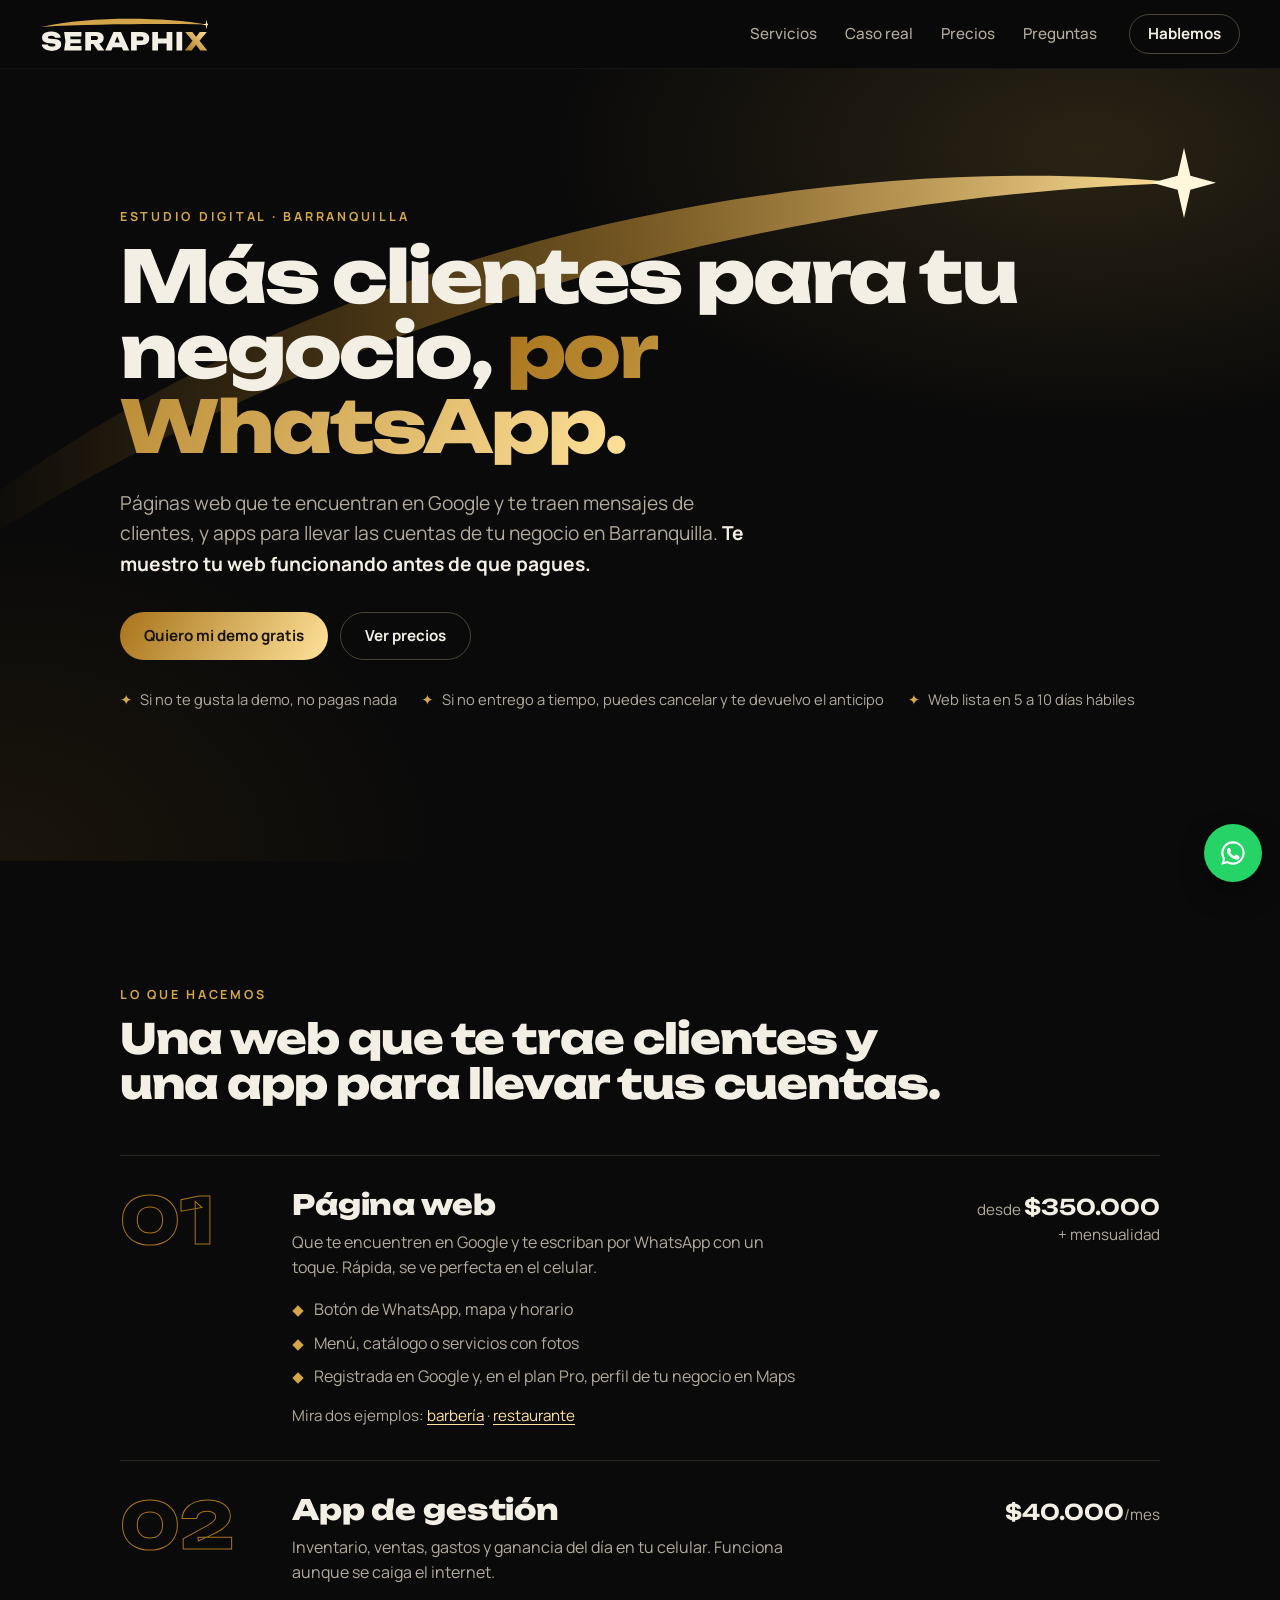
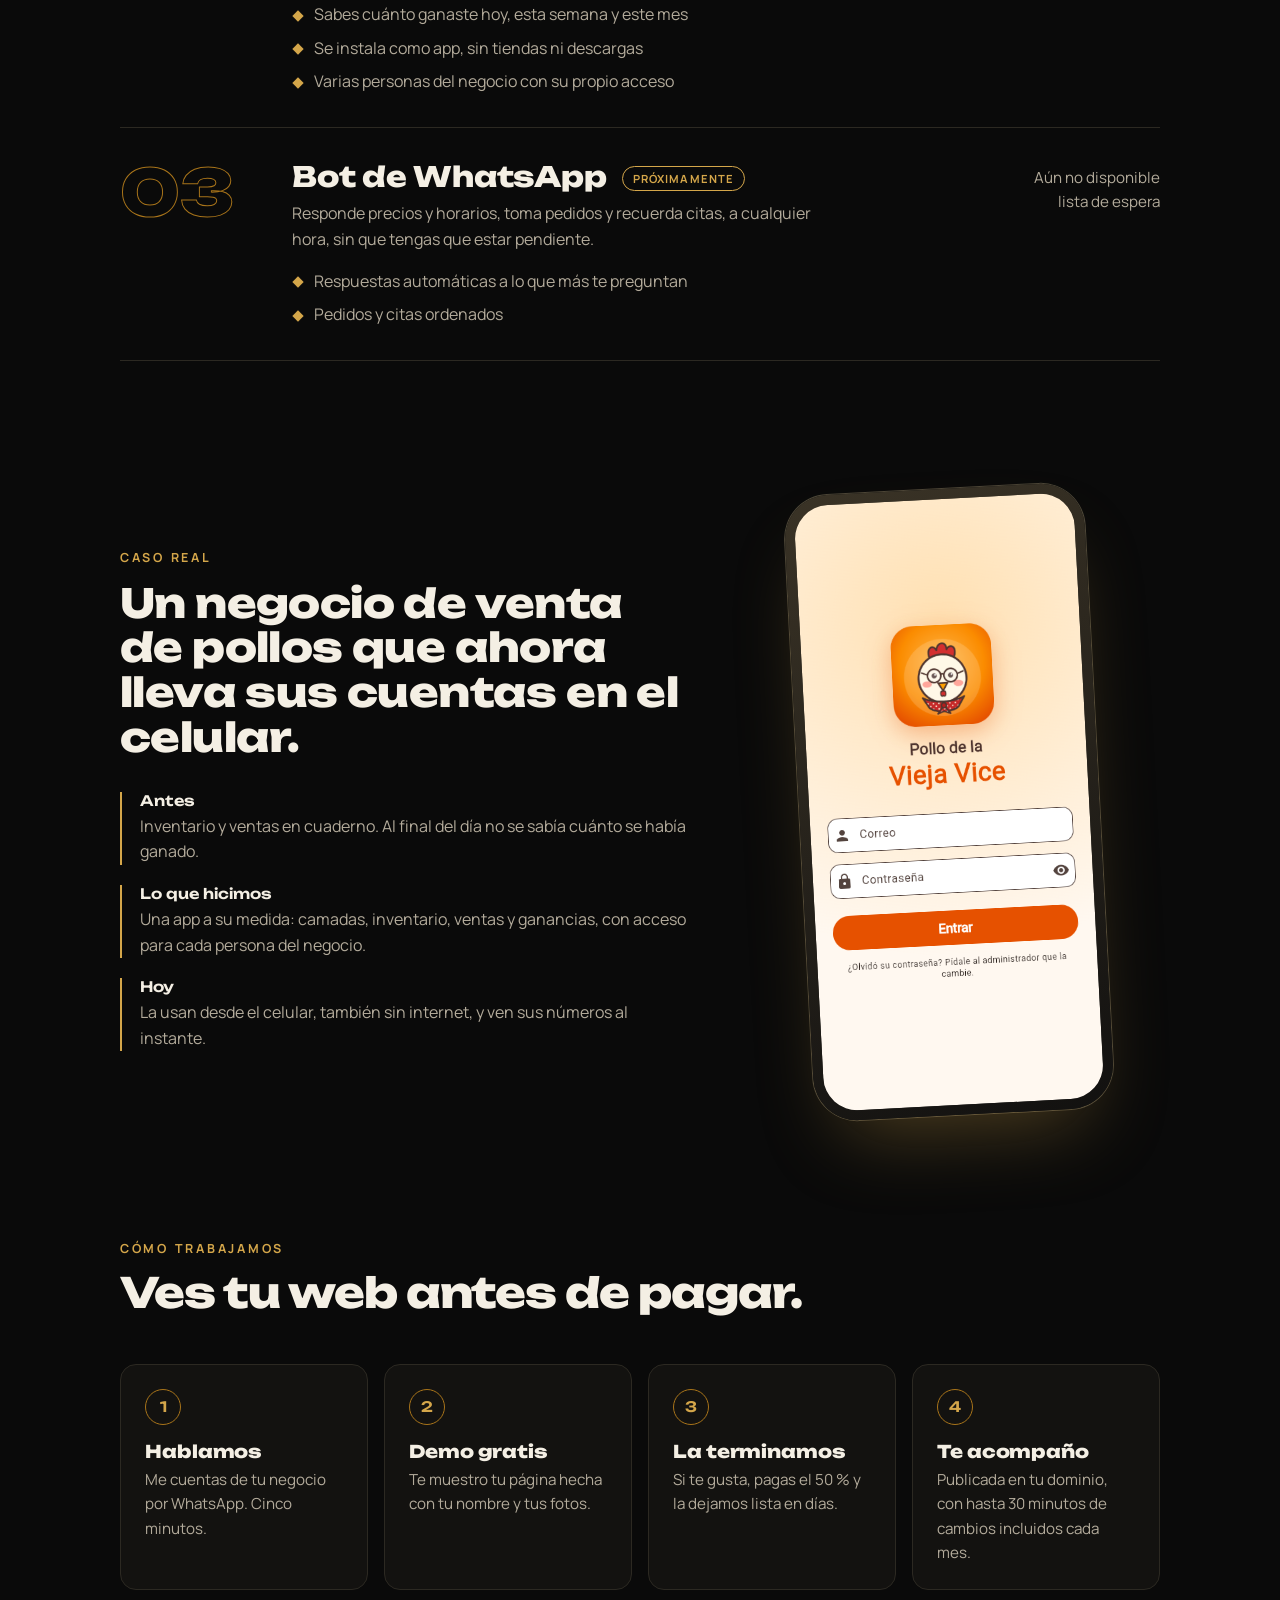
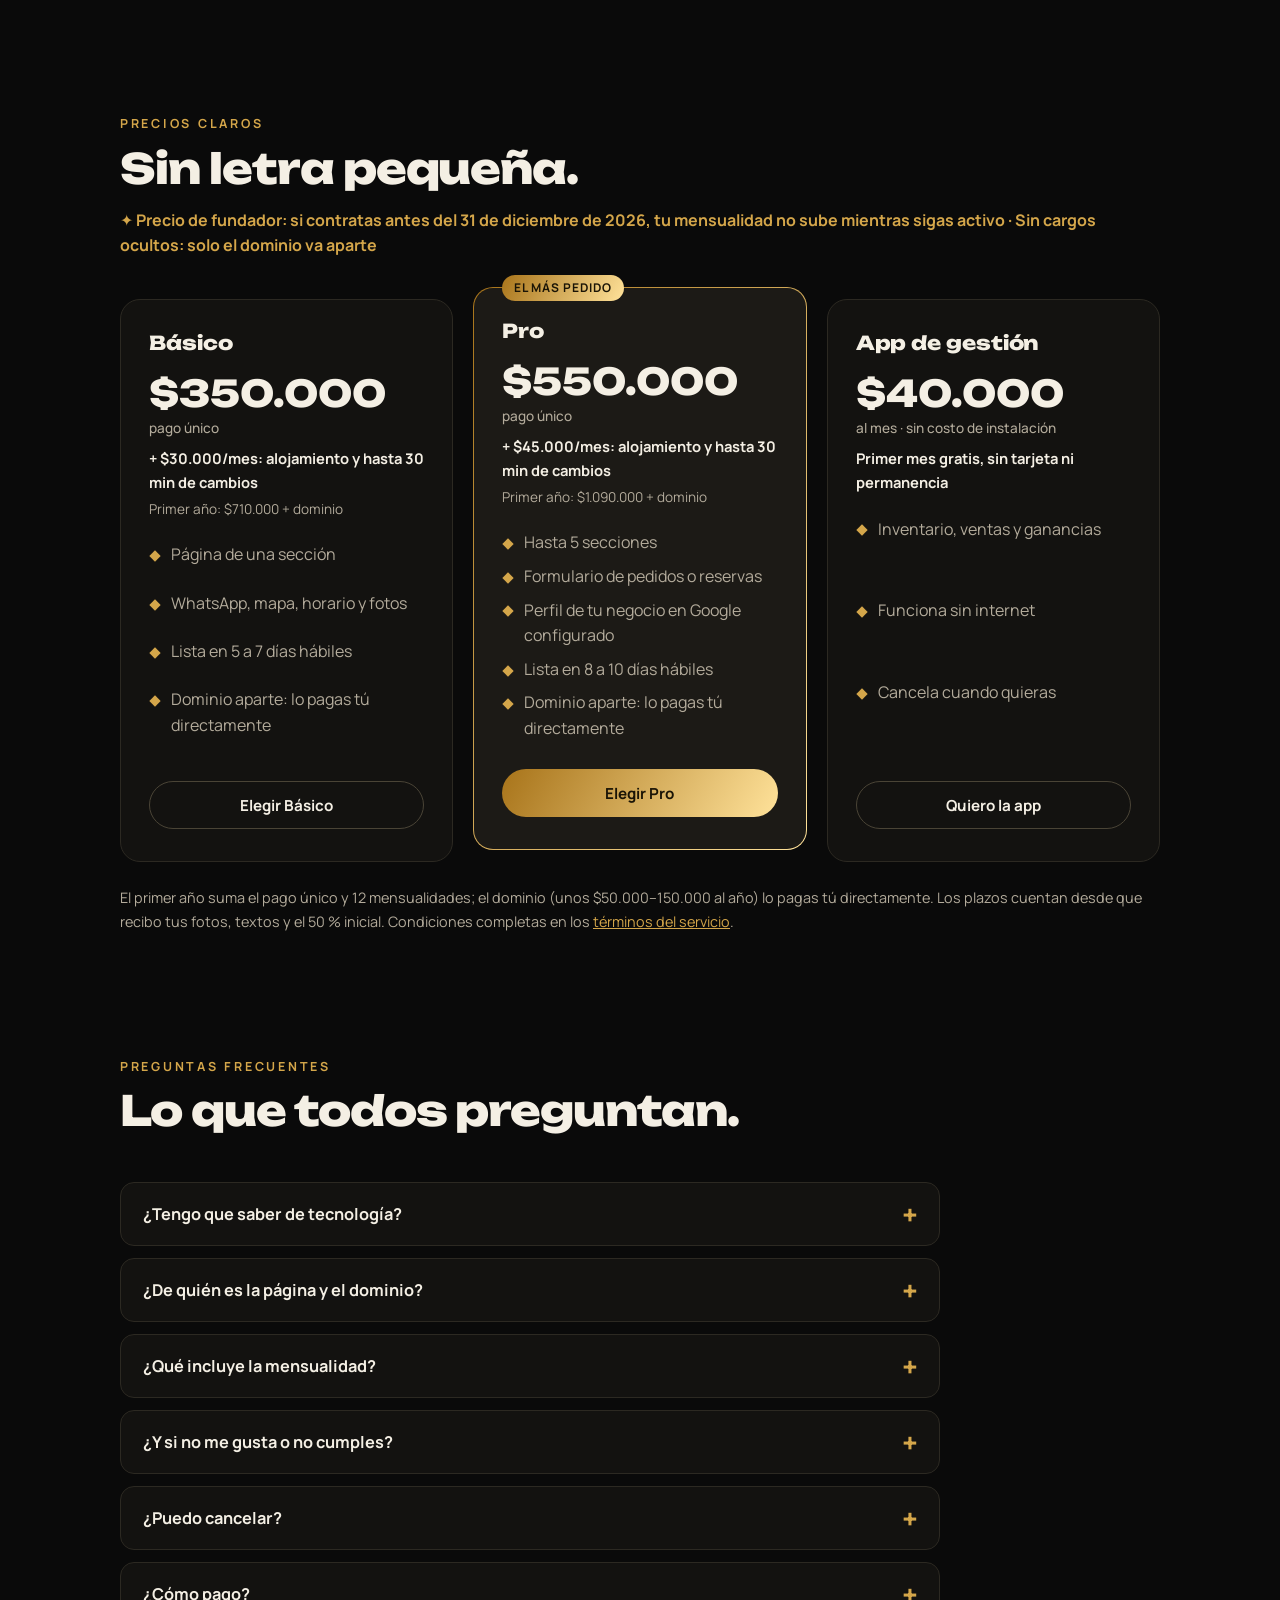
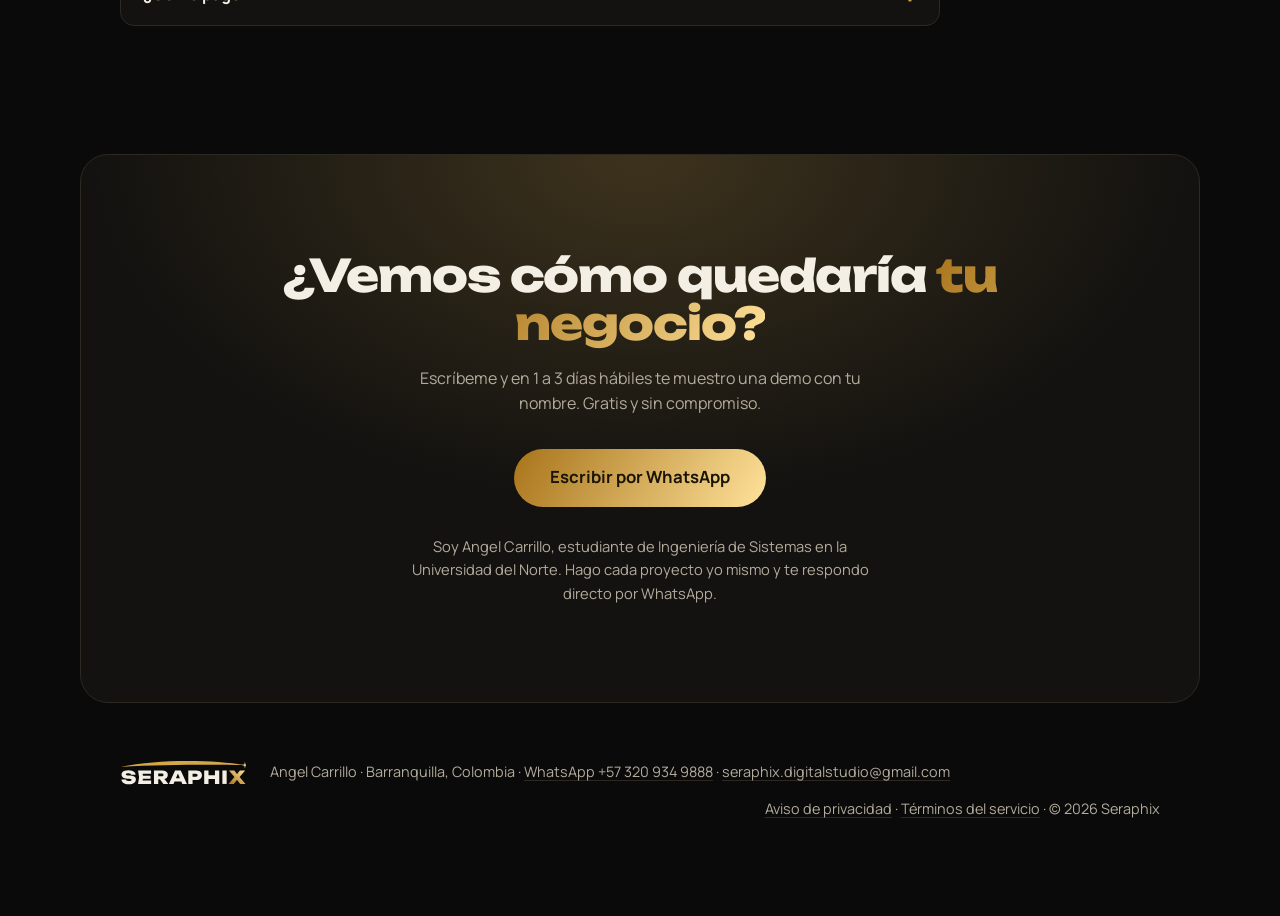
<file: index.html>
<!doctype html>
<html lang="es">
<head>
  <meta charset="utf-8">
  <meta name="viewport" content="width=device-width, initial-scale=1">
  <title>Seraphix · Webs, apps y bots para tu negocio en Barranquilla</title>
  <meta name="description" content="Páginas web, apps de gestión y bots de WhatsApp para negocios de Barranquilla. Tu web lista en días, con demo gratis antes de pagar.">
  <meta name="theme-color" content="#0a0a0a">
  <link rel="canonical" href="https://seraphix.pages.dev/">
  <meta property="og:type" content="website">
  <meta property="og:locale" content="es_CO">
  <meta property="og:site_name" content="Seraphix">
  <meta property="og:url" content="https://seraphix.pages.dev/">
  <meta property="og:title" content="Seraphix · Digital Studio">
  <meta property="og:description" content="Tu negocio, a la altura de los grandes. Webs, apps y bots hechos en Barranquilla.">
  <meta property="og:image" content="https://seraphix.pages.dev/assets/compartir.png">
  <meta property="og:image:width" content="1200">
  <meta property="og:image:height" content="630">
  <meta property="og:image:alt" content="Logo de Seraphix: Tu negocio, a la altura de los grandes">
  <meta name="twitter:card" content="summary_large_image">
  <link rel="icon" href="assets/favicon.svg" type="image/svg+xml">
  <link rel="apple-touch-icon" href="assets/apple-touch-icon.png">
  <link rel="preload" href="assets/fuentes/unbounded-1.woff2" as="font" type="font/woff2" crossorigin>
  <link rel="stylesheet" href="assets/fuentes.css">
  <link rel="stylesheet" href="estilos.css">
  <script type="application/ld+json">
  {
    "@context": "https://schema.org",
    "@type": "ProfessionalService",
    "@id": "https://seraphix.pages.dev/#negocio",
    "name": "Seraphix",
    "alternateName": "Seraphix Digital Studio",
    "description": "Páginas web, apps de gestión y bots de WhatsApp para negocios de Barranquilla, con demo gratis antes de pagar.",
    "url": "https://seraphix.pages.dev/",
    "logo": "https://seraphix.pages.dev/assets/apple-touch-icon.png",
    "image": "https://seraphix.pages.dev/assets/compartir.png",
    "telephone": "+57 320 934 9888",
    "email": "seraphix.digitalstudio@gmail.com",
    "priceRange": "$$",
    "currenciesAccepted": "COP",
    "paymentAccepted": "Transferencia bancaria, Nequi",
    "address": {
      "@type": "PostalAddress",
      "addressLocality": "Barranquilla",
      "addressRegion": "Atlántico",
      "addressCountry": "CO"
    },
    "areaServed": { "@type": "City", "name": "Barranquilla" },
    "founder": { "@type": "Person", "name": "Angel Carrillo" },
    "contactPoint": {
      "@type": "ContactPoint",
      "telephone": "+57 320 934 9888",
      "contactType": "customer service",
      "availableLanguage": "es"
    },
    "hasOfferCatalog": {
      "@type": "OfferCatalog",
      "name": "Planes",
      "itemListElement": [
        { "@type": "Offer", "name": "Página web Básica", "price": "350000", "priceCurrency": "COP" },
        { "@type": "Offer", "name": "Página web Pro", "price": "550000", "priceCurrency": "COP" },
        { "@type": "Offer", "name": "App de gestión (mensual)", "price": "40000", "priceCurrency": "COP" }
      ]
    }
  }
  </script>
</head>
<body>
  <a class="saltar" href="#contenido">Saltar al contenido</a>

  <header class="cabecera">
    <a href="#" class="cabecera__logo" aria-label="Seraphix, inicio">
      <img src="assets/logo.svg" alt="Seraphix" width="168" height="38">
    </a>
    <nav class="cabecera__nav" aria-label="Principal">
      <a href="#servicios">Servicios</a>
      <a href="#caso">Caso real</a>
      <a href="#precios">Precios</a>
      <a href="#preguntas">Preguntas</a>
    </nav>
    <a class="boton boton--borde" data-wa="Hola, quiero información sobre Seraphix" href="https://wa.me/573209349888?text=Hola%2C%20quiero%20informaci%C3%B3n%20sobre%20Seraphix" target="_blank" rel="noopener">Hablemos</a>
  </header>

  <main id="contenido">
    <!-- HERO -->
    <section class="hero">
      <svg class="hero__estela" viewBox="0 0 1200 420" preserveAspectRatio="none" aria-hidden="true">
        <defs>
          <linearGradient id="estela" x1="0" y1="0" x2="1" y2="0">
            <stop offset="0" stop-color="#a8741a" stop-opacity="0"/>
            <stop offset=".55" stop-color="#c99436" stop-opacity=".55"/>
            <stop offset="1" stop-color="#ffe29a"/>
          </linearGradient>
        </defs>
        <path d="M-40 360 C 300 120 760 40 1110 70 C 760 80 330 170 -40 390 Z" fill="url(#estela)"/>
        <path d="M1110 40 L1116 64 L1140 70 L1116 76 L1110 100 L1104 76 L1080 70 L1104 64 Z" fill="#fff6dc"/>
      </svg>
      <div class="hero__contenido">
        <p class="eyebrow">Estudio digital · Barranquilla</p>
        <h1>Más clientes para tu negocio, <span class="oro">por WhatsApp.</span></h1>
        <p class="hero__sub">Páginas web que te encuentran en Google y te traen mensajes de clientes, y apps para llevar
          las cuentas de tu negocio en Barranquilla. <strong>Te muestro tu web funcionando antes de que pagues.</strong></p>
        <div class="hero__acciones">
          <a class="boton boton--oro" data-wa="Hola, quiero ver una demo gratis de la web para mi negocio" href="https://wa.me/573209349888?text=Hola%2C%20quiero%20ver%20una%20demo%20gratis%20de%20la%20web%20para%20mi%20negocio" target="_blank" rel="noopener">Quiero mi demo gratis</a>
          <a class="boton boton--borde" href="#precios">Ver precios</a>
        </div>
        <ul class="hero__garantias">
          <li>Si no te gusta la demo, no pagas nada</li>
          <li>Si no entrego a tiempo, puedes cancelar y te devuelvo el anticipo</li>
          <li>Web lista en 5 a 10 días hábiles</li>
        </ul>
      </div>
    </section>

    <!-- SERVICIOS -->
    <section class="seccion" id="servicios" aria-labelledby="t-servicios">
      <p class="eyebrow">Lo que hacemos</p>
      <h2 id="t-servicios">Una web que te trae clientes y una app para llevar tus cuentas.</h2>
      <ol class="servicios">
        <li class="servicio">
          <span class="servicio__num">01</span>
          <div>
            <h3>Página web</h3>
            <p>Que te encuentren en Google y te escriban por WhatsApp con un toque. Rápida, se ve perfecta en el celular.</p>
            <ul class="lista">
              <li>Botón de WhatsApp, mapa y horario</li>
              <li>Menú, catálogo o servicios con fotos</li>
              <li>Registrada en Google y, en el plan Pro, perfil de tu negocio en Maps</li>
            </ul>
            <p class="servicio__ejemplos">Mira dos ejemplos: <a href="demo/barberia/" target="_blank" rel="noopener">barbería</a> ·
              <a href="demo/restaurante/" target="_blank" rel="noopener">restaurante</a></p>
          </div>
          <p class="servicio__precio">desde <strong>$350.000</strong><br>+ mensualidad</p>
        </li>
        <li class="servicio">
          <span class="servicio__num">02</span>
          <div>
            <h3>App de gestión</h3>
            <p>Inventario, ventas, gastos y ganancia del día en tu celular. Funciona aunque se caiga el internet.</p>
            <ul class="lista">
              <li>Sabes cuánto ganaste hoy, esta semana y este mes</li>
              <li>Se instala como app, sin tiendas ni descargas</li>
              <li>Varias personas del negocio con su propio acceso</li>
            </ul>
          </div>
          <p class="servicio__precio"><strong>$40.000</strong>/mes</p>
        </li>
        <li class="servicio">
          <span class="servicio__num">03</span>
          <div>
            <h3>Bot de WhatsApp <span class="etiqueta">Próximamente</span></h3>
            <p>Responde precios y horarios, toma pedidos y recuerda citas, a cualquier hora, sin que tengas que estar pendiente.</p>
            <ul class="lista">
              <li>Respuestas automáticas a lo que más te preguntan</li>
              <li>Pedidos y citas ordenados</li>
            </ul>
          </div>
          <p class="servicio__precio">Aún no disponible<br>lista de espera</p>
        </li>
      </ol>
    </section>

    <!-- CASO REAL -->
    <section class="seccion caso" id="caso" aria-labelledby="t-caso">
      <div class="caso__texto">
        <p class="eyebrow">Caso real</p>
        <h2 id="t-caso">Un negocio de venta de pollos que ahora lleva sus cuentas en el celular.</h2>
        <dl class="caso__pasos">
          <div><dt>Antes</dt><dd>Inventario y ventas en cuaderno. Al final del día no se sabía cuánto se había ganado.</dd></div>
          <div><dt>Lo que hicimos</dt><dd>Una app a su medida: camadas, inventario, ventas y ganancias, con acceso para cada persona del negocio.</dd></div>
          <div><dt>Hoy</dt><dd>La usan desde el celular, también sin internet, y ven sus números al instante.</dd></div>
        </dl>
      </div>
      <figure class="caso__telefono">
        <img src="assets/caso-pollos.png" alt="Pantalla de inicio de la app de gestión del negocio Pollo de la Vieja Vice" width="390" height="844" loading="lazy">
      </figure>
    </section>

    <!-- PROCESO -->
    <section class="seccion" aria-labelledby="t-proceso">
      <p class="eyebrow">Cómo trabajamos</p>
      <h2 id="t-proceso">Ves tu web antes de pagar.</h2>
      <ol class="proceso">
        <li><b>1</b><h3>Hablamos</h3><p>Me cuentas de tu negocio por WhatsApp. Cinco minutos.</p></li>
        <li><b>2</b><h3>Demo gratis</h3><p>Te muestro tu página hecha con tu nombre y tus fotos.</p></li>
        <li><b>3</b><h3>La terminamos</h3><p>Si te gusta, pagas el 50 % y la dejamos lista en días.</p></li>
        <li><b>4</b><h3>Te acompaño</h3><p>Publicada en tu dominio, con hasta 30 minutos de cambios incluidos cada mes.</p></li>
      </ol>
    </section>

    <!-- PRECIOS -->
    <section class="seccion" id="precios" aria-labelledby="t-precios">
      <p class="eyebrow">Precios claros</p>
      <h2 id="t-precios">Sin letra pequeña.</h2>
      <p class="lanzamiento">✦ Precio de fundador: si contratas antes del 31 de diciembre de 2026, tu mensualidad no sube mientras sigas activo · Sin cargos ocultos: solo el dominio va aparte</p>
      <div class="planes">
        <article class="plan">
          <h3>Básico</h3>
          <p class="plan__precio">$350.000 <span>pago único</span></p>
          <p class="plan__mes">+ $30.000/mes: alojamiento y hasta 30 min de cambios</p>
          <p class="plan__anio">Primer año: $710.000 + dominio</p>
          <ul class="lista">
            <li>Página de una sección</li>
            <li>WhatsApp, mapa, horario y fotos</li>
            <li>Lista en 5 a 7 días hábiles</li>
            <li>Dominio aparte: lo pagas tú directamente</li>
          </ul>
          <a class="boton boton--borde" data-wa="Hola, me interesa el plan Básico de Seraphix" href="https://wa.me/573209349888?text=Hola%2C%20me%20interesa%20el%20plan%20B%C3%A1sico%20de%20Seraphix" target="_blank" rel="noopener">Elegir Básico</a>
        </article>
        <article class="plan plan--destacado">
          <p class="plan__cinta">El más pedido</p>
          <h3>Pro</h3>
          <p class="plan__precio">$550.000 <span>pago único</span></p>
          <p class="plan__mes">+ $45.000/mes: alojamiento y hasta 30 min de cambios</p>
          <p class="plan__anio">Primer año: $1.090.000 + dominio</p>
          <ul class="lista">
            <li>Hasta 5 secciones</li>
            <li>Formulario de pedidos o reservas</li>
            <li>Perfil de tu negocio en Google configurado</li>
            <li>Lista en 8 a 10 días hábiles</li>
            <li>Dominio aparte: lo pagas tú directamente</li>
          </ul>
          <a class="boton boton--oro" data-wa="Hola, me interesa el plan Pro de Seraphix" href="https://wa.me/573209349888?text=Hola%2C%20me%20interesa%20el%20plan%20Pro%20de%20Seraphix" target="_blank" rel="noopener">Elegir Pro</a>
        </article>
        <article class="plan">
          <h3>App de gestión</h3>
          <p class="plan__precio">$40.000 <span>al mes · sin costo de instalación</span></p>
          <p class="plan__mes">Primer mes gratis, sin tarjeta ni permanencia</p>
          <ul class="lista">
            <li>Inventario, ventas y ganancias</li>
            <li>Funciona sin internet</li>
            <li>Cancela cuando quieras</li>
          </ul>
          <a class="boton boton--borde" data-wa="Hola, me interesa la app de gestión de Seraphix" href="https://wa.me/573209349888?text=Hola%2C%20me%20interesa%20la%20app%20de%20gesti%C3%B3n%20de%20Seraphix" target="_blank" rel="noopener">Quiero la app</a>
        </article>
      </div>
      <p class="planes__nota">El primer año suma el pago único y 12 mensualidades; el dominio (unos $50.000–150.000 al año)
        lo pagas tú directamente. Los plazos cuentan desde que recibo tus fotos, textos y el 50 % inicial. Condiciones
        completas en los <a href="terminos.html">términos del servicio</a>.</p>
    </section>

    <!-- PREGUNTAS -->
    <section class="seccion" id="preguntas" aria-labelledby="t-preguntas">
      <p class="eyebrow">Preguntas frecuentes</p>
      <h2 id="t-preguntas">Lo que todos preguntan.</h2>
      <div class="faq">
        <details><summary>¿Tengo que saber de tecnología?</summary>
          <p>No. Tú me cuentas cómo funciona tu negocio y yo me encargo de todo. Te enseño a usarlo en una llamada corta.</p></details>
        <details><summary>¿De quién es la página y el dominio?</summary>
          <p>El dominio es tuyo desde el principio, y la página también cuando terminas de pagarla. El dominio (por ejemplo, tunegocio.co) se registra a tu nombre y lo pagas tú directamente al proveedor; no está incluido en el precio de la página ni en la mensualidad. Yo te ayudo a comprarlo y lo dejo conectado, así no dependes de nadie.</p></details>
        <details><summary>¿Qué incluye la mensualidad?</summary>
          <p>Que la página esté siempre en línea (alojamiento), su seguridad y hasta 30 minutos de cambios pequeños cada mes: precios, fotos, horarios o textos cortos. Si necesitas algo más grande, te lo cotizo antes de hacerlo.</p></details>
        <details><summary>¿Y si no me gusta o no cumples?</summary>
          <p>La demo es gratis: si no te convence, no pagas nada. Si ya pagaste el anticipo y no entrego en el plazo acordado por causas mías, puedes cancelar y te devuelvo el anticipo completo.</p></details>
        <details><summary>¿Puedo cancelar?</summary>
          <p>Sí, cuando quieras. Sin cláusulas de permanencia.</p></details>
        <details><summary>¿Cómo pago?</summary>
          <p>Transferencia o Nequi. 50 % al empezar y 50 % cuando te entrego la web funcionando.</p></details>
      </div>
    </section>

    <!-- CTA FINAL -->
    <section class="final" id="contacto" aria-labelledby="t-final">
      <h2 id="t-final">¿Vemos cómo quedaría <span class="oro">tu negocio?</span></h2>
      <p>Escríbeme y en 1 a 3 días hábiles te muestro una demo con tu nombre. Gratis y sin compromiso.</p>
      <a class="boton boton--oro boton--grande" data-wa="Hola, quiero ver una demo gratis de la web para mi negocio" href="https://wa.me/573209349888?text=Hola%2C%20quiero%20ver%20una%20demo%20gratis%20de%20la%20web%20para%20mi%20negocio" target="_blank" rel="noopener">Escribir por WhatsApp</a>
      <p class="final__quien">Soy Angel Carrillo, estudiante de Ingeniería de Sistemas en la Universidad del Norte. Hago cada proyecto yo mismo y te respondo directo por WhatsApp.</p>
    </section>
  </main>

  <footer class="pie">
    <img src="assets/logo.svg" alt="Seraphix" width="126" height="28" loading="lazy">
    <p>Angel Carrillo · Barranquilla, Colombia · <a data-wa="Hola, quiero información sobre Seraphix" href="https://wa.me/573209349888?text=Hola%2C%20quiero%20informaci%C3%B3n%20sobre%20Seraphix" target="_blank" rel="noopener">WhatsApp +57 320 934 9888</a> · <a href="mailto:seraphix.digitalstudio@gmail.com">seraphix.digitalstudio@gmail.com</a></p>
    <p class="pie__legal"><a href="privacidad.html">Aviso de privacidad</a> · <a href="terminos.html">Términos del servicio</a> · © 2026 Seraphix</p>
  </footer>

  <a class="wa-flotante" data-wa="Hola, quiero información sobre Seraphix" href="https://wa.me/573209349888?text=Hola%2C%20quiero%20informaci%C3%B3n%20sobre%20Seraphix" target="_blank" rel="noopener" aria-label="Escribir por WhatsApp">
    <svg viewBox="0 0 24 24" width="28" height="28" aria-hidden="true"><path fill="currentColor" d="M12 2a10 10 0 0 0-8.6 15.1L2 22l5-1.3A10 10 0 1 0 12 2Zm0 18.2a8.2 8.2 0 0 1-4.2-1.2l-.3-.2-3 .8.8-2.9-.2-.3A8.2 8.2 0 1 1 12 20.2Zm4.5-6.1c-.2-.1-1.5-.7-1.7-.8-.2-.1-.4-.1-.6.1l-.8 1c-.1.2-.3.2-.5.1a6.7 6.7 0 0 1-3.3-2.9c-.2-.4.2-.4.7-1.3.1-.2 0-.3 0-.4l-.8-1.8c-.2-.5-.4-.4-.6-.4h-.5a1 1 0 0 0-.7.3 3 3 0 0 0-.9 2.2 5.2 5.2 0 0 0 1.1 2.8 11.9 11.9 0 0 0 4.6 4c1.7.7 2.4.8 3.2.7.5-.1 1.5-.6 1.7-1.2.2-.6.2-1.1.2-1.2-.1-.1-.3-.2-.5-.3Z"/></svg>
  </a>

  <script src="app.js" defer></script>
</body>
</html>
</file>
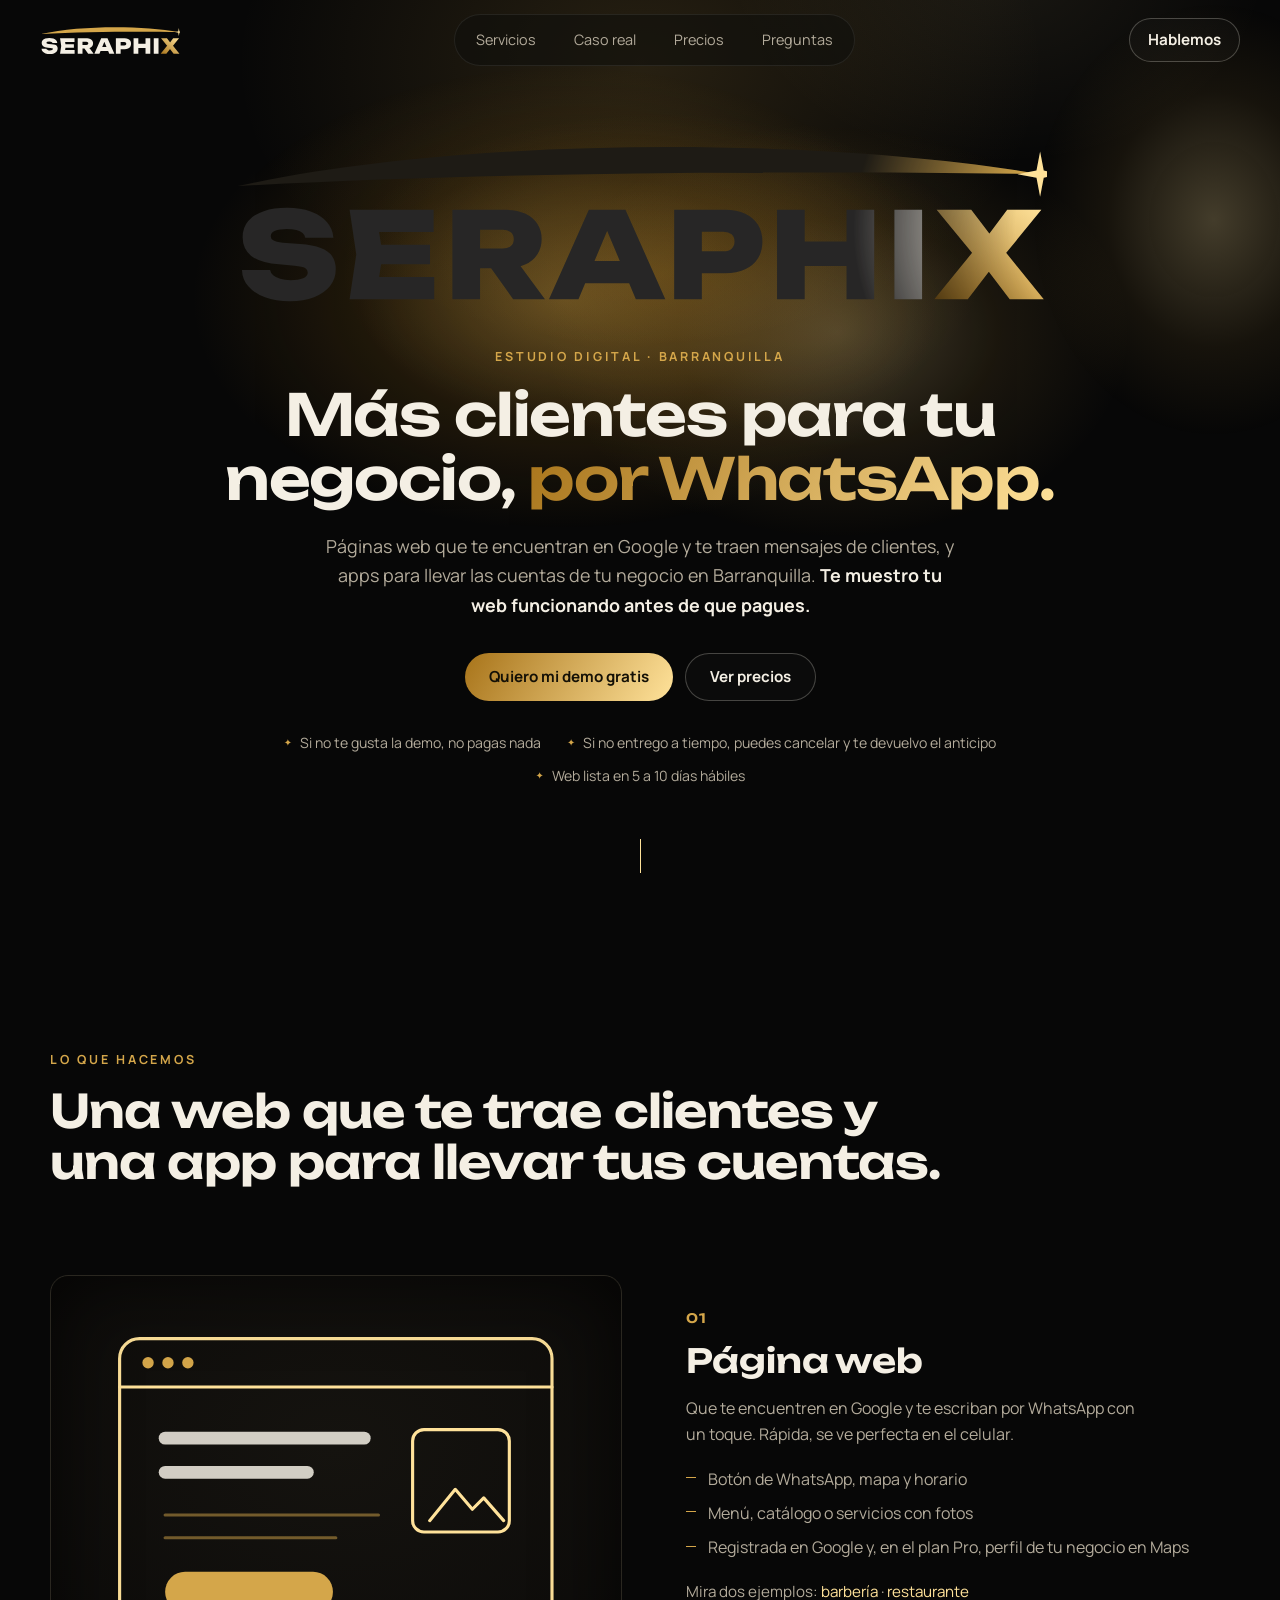
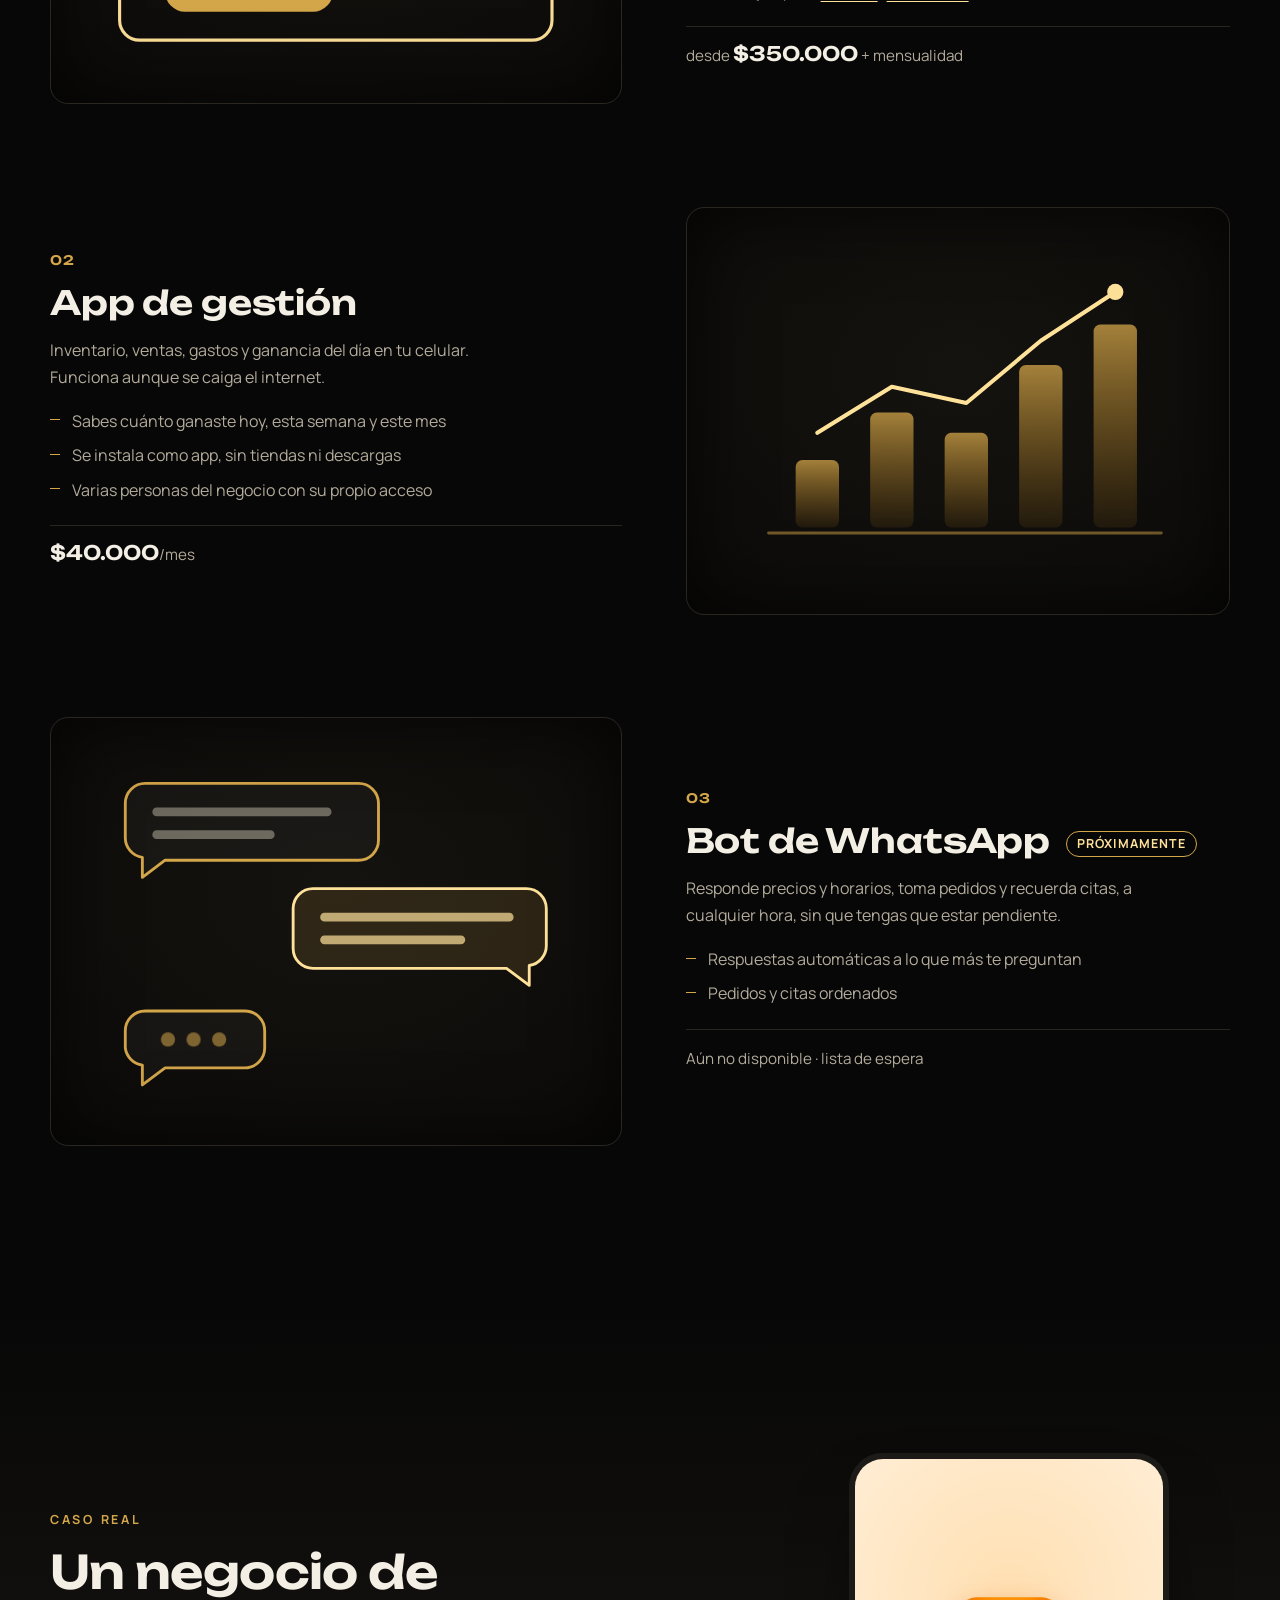
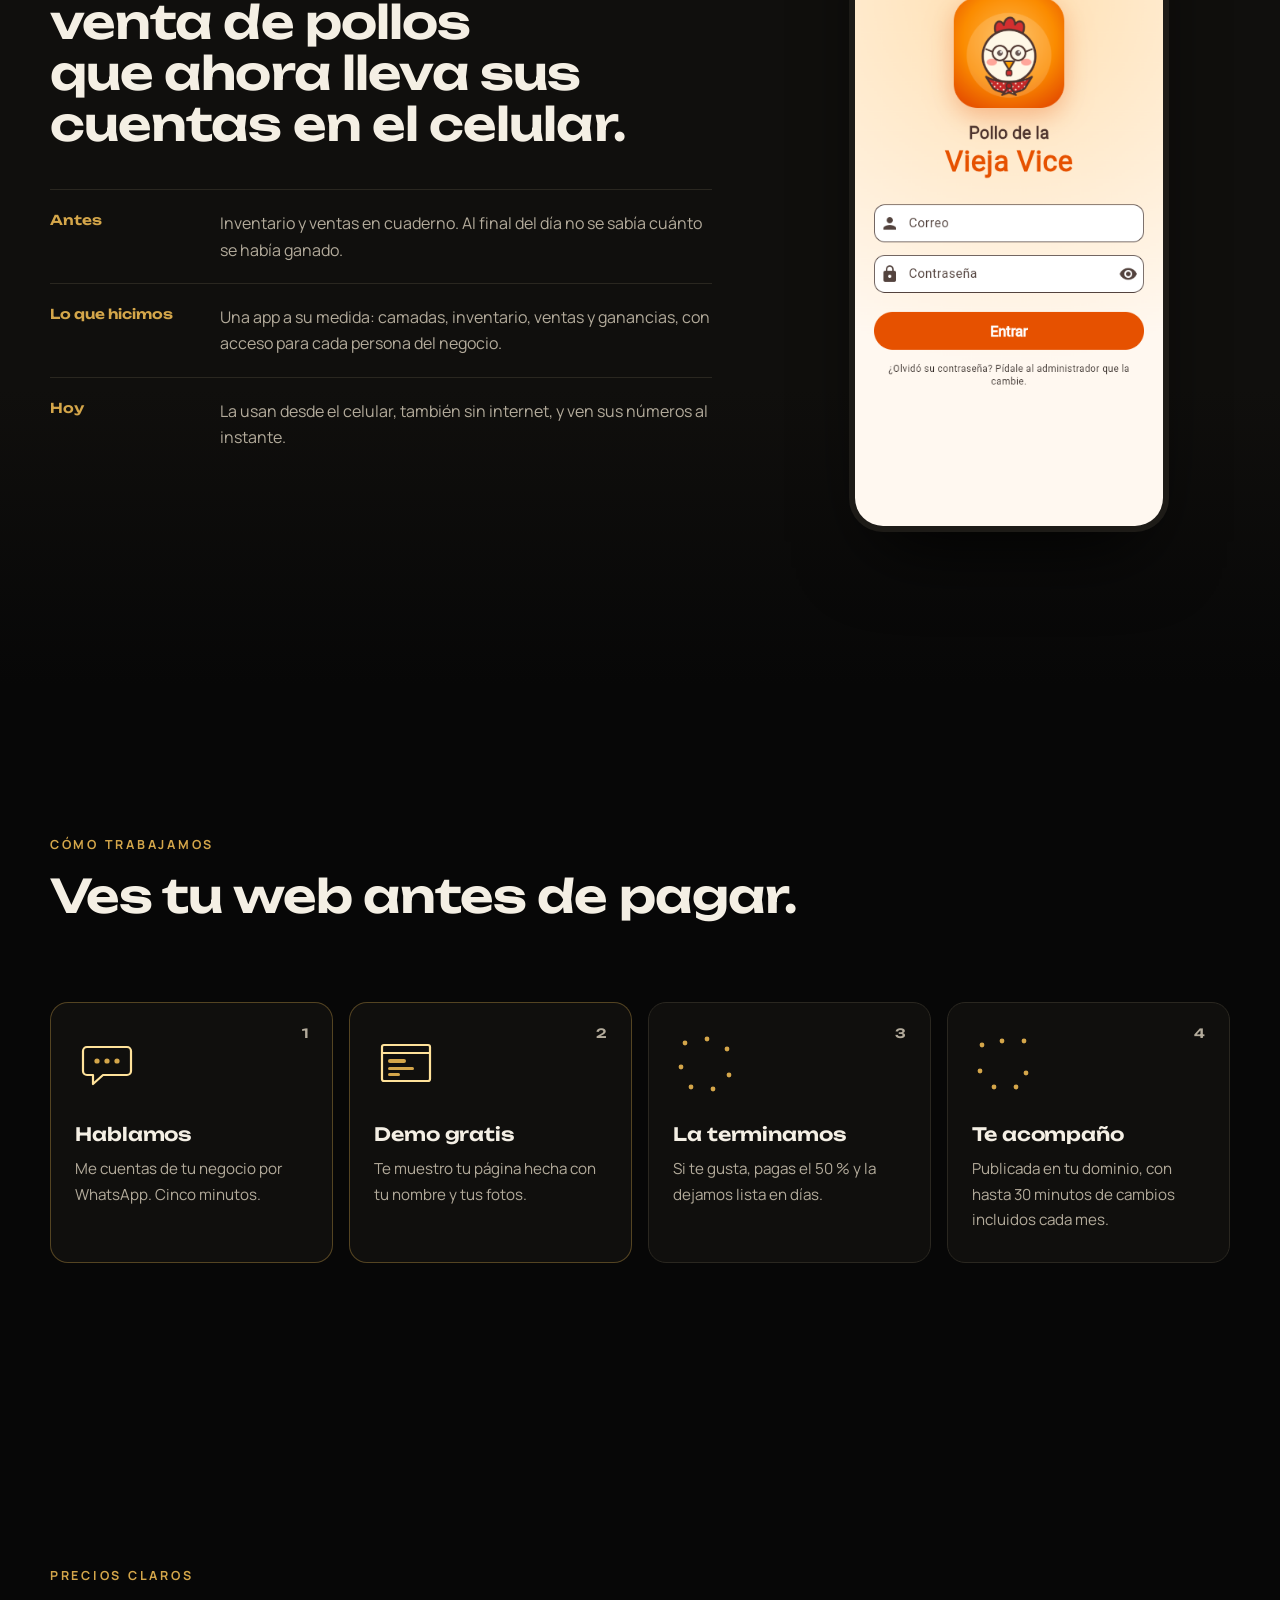
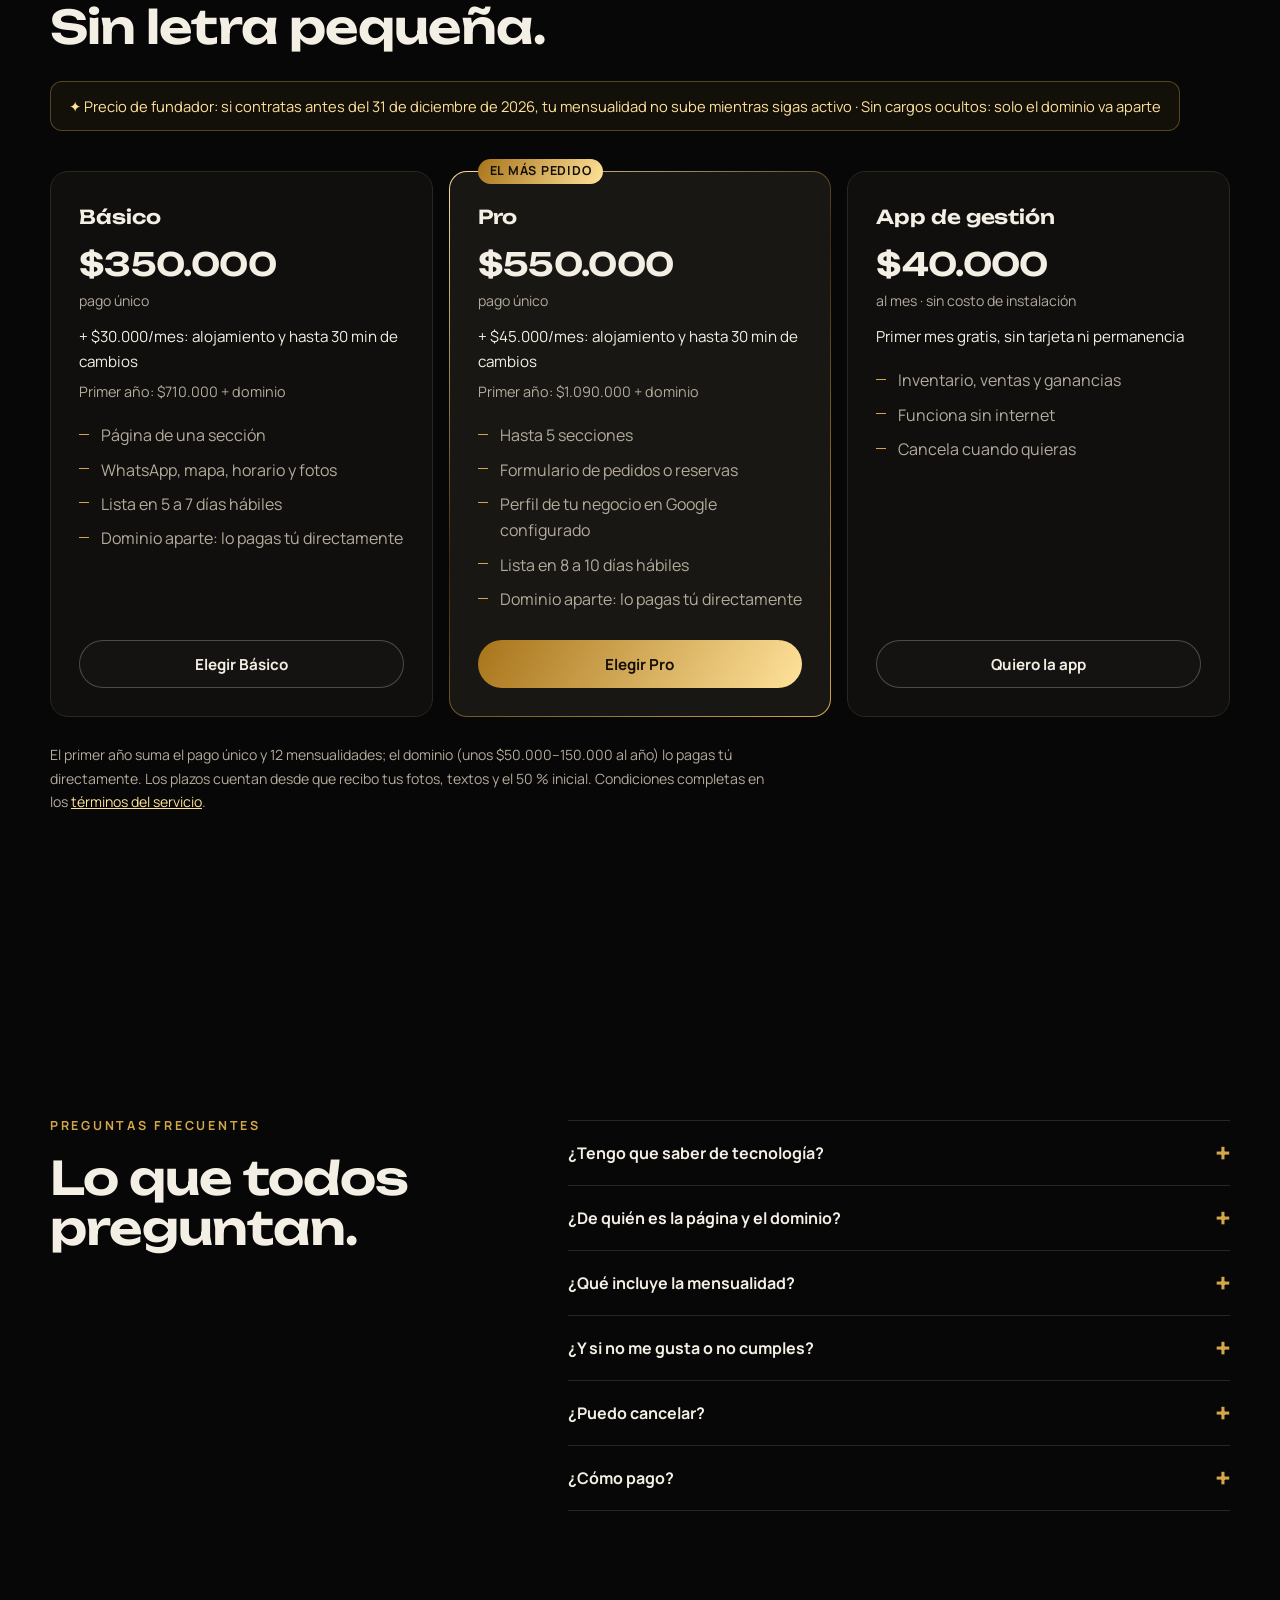
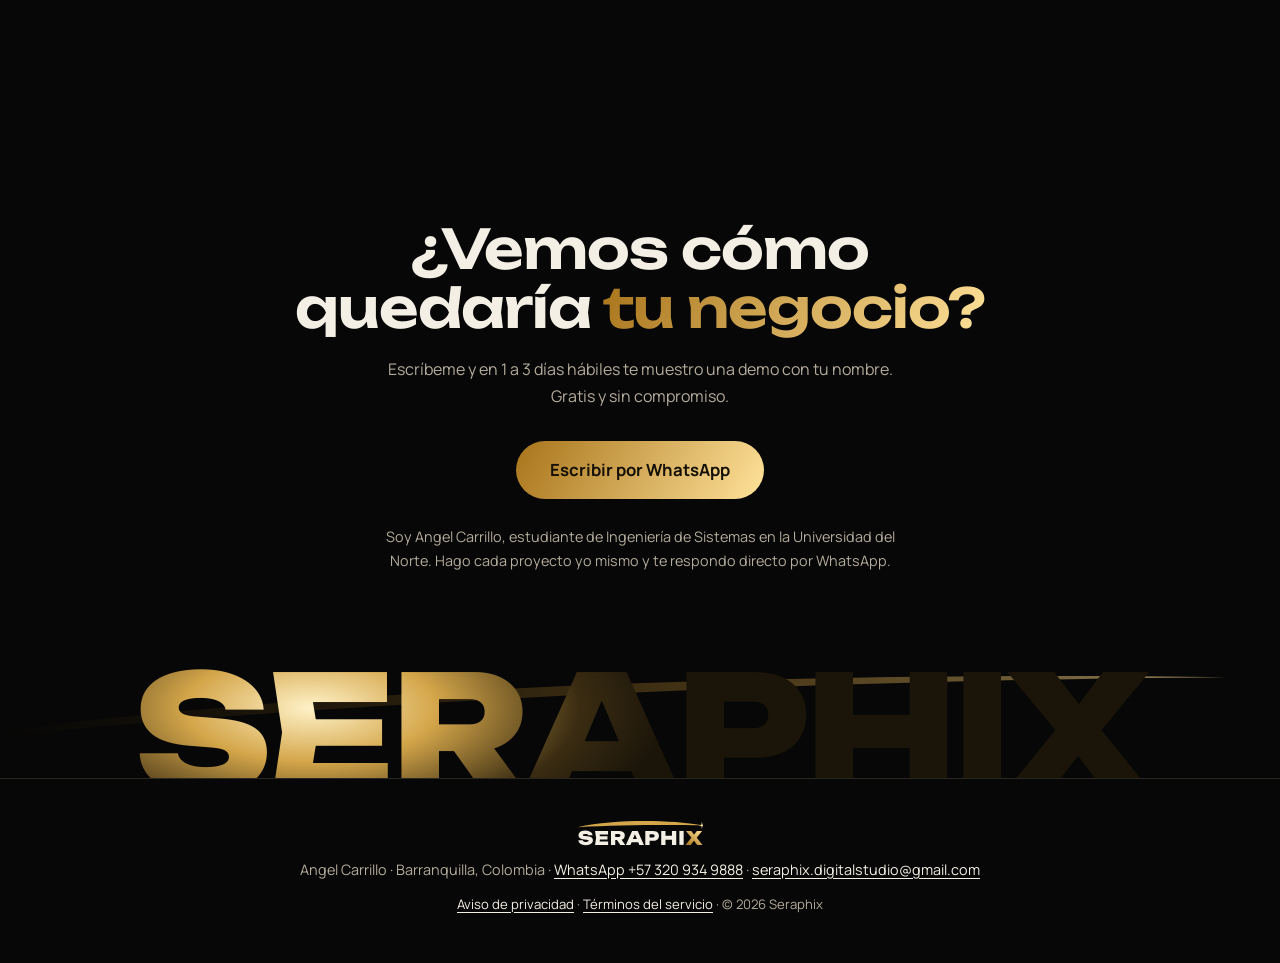
<file: v2/index.html>
<!doctype html>
<html lang="es">
<head>
  <meta charset="utf-8">
  <meta name="viewport" content="width=device-width, initial-scale=1">
  <title>Seraphix · Webs, apps y bots para tu negocio en Barranquilla</title>
  <meta name="description" content="Páginas web, apps de gestión y bots de WhatsApp para negocios de Barranquilla. Tu web lista en días, con demo gratis antes de pagar.">
  <meta name="theme-color" content="#070707">
  <!-- Versión 2 (borrador animado). No indexar hasta que reemplace a la principal. -->
  <meta name="robots" content="noindex">
  <link rel="canonical" href="https://seraphix.pages.dev/">
  <meta property="og:type" content="website">
  <meta property="og:locale" content="es_CO">
  <meta property="og:site_name" content="Seraphix">
  <meta property="og:url" content="https://seraphix.pages.dev/">
  <meta property="og:title" content="Seraphix · Digital Studio">
  <meta property="og:description" content="Tu negocio, a la altura de los grandes. Webs, apps y bots hechos en Barranquilla.">
  <meta property="og:image" content="https://seraphix.pages.dev/assets/compartir.png">
  <meta property="og:image:width" content="1200">
  <meta property="og:image:height" content="630">
  <meta property="og:image:alt" content="Logo de Seraphix: Tu negocio, a la altura de los grandes">
  <meta name="twitter:card" content="summary_large_image">
  <link rel="icon" href="../assets/favicon.svg" type="image/svg+xml">
  <link rel="apple-touch-icon" href="../assets/apple-touch-icon.png">
  <link rel="preload" href="../assets/fuentes/manrope-0.woff2" as="font" type="font/woff2" crossorigin>
  <link rel="preload" href="../assets/fuentes/unbounded-1.woff2" as="font" type="font/woff2" crossorigin>
  <link rel="stylesheet" href="../assets/fuentes.css">
  <link rel="stylesheet" href="v2.css">
  <script>document.documentElement.classList.add("js");</script>
</head>
<body>
  <a class="saltar" href="#contenido">Saltar al contenido</a>

  <header class="cabecera">
    <a href="#" class="cabecera__logo" aria-label="Seraphix, inicio">
      <img src="../assets/logo.svg" alt="Seraphix" width="168" height="38">
    </a>
    <nav class="cabecera__nav" aria-label="Principal">
      <a href="#servicios">Servicios</a>
      <a href="#caso">Caso real</a>
      <a href="#precios">Precios</a>
      <a href="#preguntas">Preguntas</a>
    </nav>
    <a class="boton boton--borde boton--chico" data-wa="Hola, quiero información sobre Seraphix" href="https://wa.me/573209349888?text=Hola%2C%20quiero%20informaci%C3%B3n%20sobre%20Seraphix" target="_blank" rel="noopener">Hablemos</a>
  </header>

  <main id="contenido">
    <!-- HERO: un haz de luz enciende el logo en oro y detrás queda un resplandor que respira (CSS + un poco de JS).
         Sin JS o con movimiento reducido se ve el logo encendido y el resplandor quieto. -->
    <section class="hero" aria-labelledby="t-hero">
      <div class="hero__luz" aria-hidden="true"></div>
      <div class="hero__marca" aria-hidden="true">
        <div class="hero__aura"><span class="mancha m1"></span><span class="mancha m2"></span><span class="mancha m3"></span></div>
        <img class="hero__logo-base" src="../assets/logo.svg" alt="" width="1200" height="254">
        <img class="hero__logo-quieto" src="../assets/logo.svg" alt="" width="1200" height="254">
        <img class="hero__logo-brillo" src="../assets/logo.svg" alt="" width="1200" height="254">
        <span class="hero__haz"></span>
      </div>
      <div class="hero__contenido">
        <p class="eyebrow" data-entra="1">Estudio digital · Barranquilla</p>
        <h1 id="t-hero" data-entra="2">Más clientes para tu negocio, <span class="oro">por WhatsApp.</span></h1>
        <p class="hero__sub" data-entra="3">Páginas web que te encuentran en Google y te traen mensajes de clientes, y apps para llevar
          las cuentas de tu negocio en Barranquilla. <strong>Te muestro tu web funcionando antes de que pagues.</strong></p>
        <div class="hero__acciones" data-entra="4">
          <a class="boton boton--oro" data-wa="Hola, quiero ver una demo gratis de la web para mi negocio" href="https://wa.me/573209349888?text=Hola%2C%20quiero%20ver%20una%20demo%20gratis%20de%20la%20web%20para%20mi%20negocio" target="_blank" rel="noopener">Quiero mi demo gratis</a>
          <a class="boton boton--borde" href="#precios">Ver precios</a>
        </div>
        <ul class="hero__garantias" data-entra="5">
          <li>Si no te gusta la demo, no pagas nada</li>
          <li>Si no entrego a tiempo, puedes cancelar y te devuelvo el anticipo</li>
          <li>Web lista en 5 a 10 días hábiles</li>
        </ul>
      </div>
      <a class="hero__bajar" href="#servicios" aria-label="Bajar a los servicios"><span></span></a>
    </section>

    <!-- SERVICIOS: cada uno con un dibujo de líneas en oro que se traza una sola vez al llegar a él (SVG + CSS). -->
    <section class="seccion" id="servicios" aria-labelledby="t-servicios">
      <div class="envoltura">
        <p class="eyebrow">Lo que hacemos</p>
        <h2 id="t-servicios">Una web que te trae clientes y una app para llevar tus cuentas.</h2>
        <ol class="servicios">
          <li class="servicio">
            <div class="servicio__visual" aria-hidden="true">
              <svg class="dibujo" viewBox="0 0 400 300">
                <defs>
                  <linearGradient id="dg-luz" x1="0" x2="1"><stop offset="0" stop-color="#ffe29a" stop-opacity="0"/><stop offset=".5" stop-color="#ffe29a" stop-opacity=".32"/><stop offset="1" stop-color="#ffe29a" stop-opacity="0"/></linearGradient>
                  <clipPath id="dg-ventana"><rect x="48" y="44" width="304" height="212" rx="14"/></clipPath>
                </defs>
                <path class="d-trazo" pathLength="1" d="M62 44h276a14 14 0 0 1 14 14v184a14 14 0 0 1-14 14H62a14 14 0 0 1-14-14V58a14 14 0 0 1 14-14Z"/>
                <path class="d-trazo" style="--r:.5s" pathLength="1" d="M48 78h304"/>
                <g class="d-aparece d-oro" style="--r:.8s"><circle cx="68" cy="61" r="4"/><circle cx="82" cy="61" r="4"/><circle cx="96" cy="61" r="4"/></g>
                <path class="d-trazo d-grueso" style="--r:.9s" pathLength="1" d="M80 114h140"/>
                <path class="d-trazo d-grueso" style="--r:1.05s" pathLength="1" d="M80 138h100"/>
                <path class="d-trazo d-tenue" style="--r:1.2s" pathLength="1" d="M80 168h150"/>
                <path class="d-trazo d-tenue" style="--r:1.3s" pathLength="1" d="M80 184h120"/>
                <path class="d-trazo" style="--r:1s" pathLength="1" d="M262 108h52a8 8 0 0 1 8 8v56a8 8 0 0 1-8 8h-52a8 8 0 0 1-8-8v-56a8 8 0 0 1 8-8Zm4 64 18-22 12 14 8-8 14 16"/>
                <rect class="d-aparece d-oro" style="--r:1.5s" x="80" y="208" width="118" height="28" rx="14"/>
                <rect class="d-luz" x="-140" y="44" width="140" height="212" fill="url(#dg-luz)" clip-path="url(#dg-ventana)"/>
              </svg>
            </div>
            <div class="servicio__texto">
              <span class="servicio__num" aria-hidden="true">01</span>
              <h3>Página web</h3>
              <p>Que te encuentren en Google y te escriban por WhatsApp con un toque. Rápida, se ve perfecta en el celular.</p>
              <ul class="lista">
                <li>Botón de WhatsApp, mapa y horario</li>
                <li>Menú, catálogo o servicios con fotos</li>
                <li>Registrada en Google y, en el plan Pro, perfil de tu negocio en Maps</li>
              </ul>
              <p class="servicio__ejemplos">Mira dos ejemplos: <a href="../demo/barberia/" target="_blank" rel="noopener">barbería</a> ·
                <a href="../demo/restaurante/" target="_blank" rel="noopener">restaurante</a></p>
              <p class="servicio__precio">desde <strong>$350.000</strong> + mensualidad</p>
            </div>
          </li>
          <li class="servicio">
            <div class="servicio__visual" aria-hidden="true">
              <svg class="dibujo" viewBox="0 0 400 300">
                <defs><linearGradient id="dg-barra" x1="0" y1="0" x2="0" y2="1"><stop offset="0" stop-color="#d4a64a" stop-opacity=".75"/><stop offset="1" stop-color="#a8741a" stop-opacity=".12"/></linearGradient></defs>
                <path class="d-trazo d-tenue" pathLength="1" d="M60 240h290"/>
                <rect class="d-barra" style="--r:.3s" x="80" y="186" width="32" height="50" rx="5" fill="url(#dg-barra)"/>
                <rect class="d-barra" style="--r:.42s" x="135" y="151" width="32" height="85" rx="5" fill="url(#dg-barra)"/>
                <rect class="d-barra" style="--r:.54s" x="190" y="166" width="32" height="70" rx="5" fill="url(#dg-barra)"/>
                <rect class="d-barra" style="--r:.66s" x="245" y="116" width="32" height="120" rx="5" fill="url(#dg-barra)"/>
                <rect class="d-barra" style="--r:.78s" x="300" y="86" width="32" height="150" rx="5" fill="url(#dg-barra)"/>
                <path class="d-trazo d-linea" style="--r:1.1s" pathLength="1" d="M96 166 151 132 206 144 261 98 316 62"/>
                <circle class="d-aparece d-claro" style="--r:2s" cx="316" cy="62" r="6"/>
                <circle class="d-anillo" cx="316" cy="62" r="6"/>
              </svg>
            </div>
            <div class="servicio__texto">
              <span class="servicio__num" aria-hidden="true">02</span>
              <h3>App de gestión</h3>
              <p>Inventario, ventas, gastos y ganancia del día en tu celular. Funciona aunque se caiga el internet.</p>
              <ul class="lista">
                <li>Sabes cuánto ganaste hoy, esta semana y este mes</li>
                <li>Se instala como app, sin tiendas ni descargas</li>
                <li>Varias personas del negocio con su propio acceso</li>
              </ul>
              <p class="servicio__precio"><strong>$40.000</strong>/mes</p>
            </div>
          </li>
          <li class="servicio">
            <div class="servicio__visual" aria-hidden="true">
              <svg class="dibujo" viewBox="0 0 400 300">
                <g class="d-aparece" style="--r:.2s">
                  <path class="d-burbuja" d="M66 46h150a14 14 0 0 1 14 14v26a14 14 0 0 1-14 14H80l-16 12V98a14 14 0 0 1-12-14V60a14 14 0 0 1 14-14Z"/>
                  <path class="d-linea-txt" d="M74 66h120M74 82h80"/>
                </g>
                <g class="d-aparece" style="--r:.9s">
                  <path class="d-burbuja d-burbuja--oro" d="M184 120h150a14 14 0 0 1 14 14v26a14 14 0 0 1-12 14v14l-16-12H184a14 14 0 0 1-14-14v-28a14 14 0 0 1 14-14Z"/>
                  <path class="d-linea-txt d-linea-txt--oro" d="M192 140h130M192 156h96"/>
                </g>
                <g class="d-aparece" style="--r:1.6s">
                  <path class="d-burbuja" d="M66 206h70a14 14 0 0 1 14 14v12a14 14 0 0 1-14 14H80l-16 12v-14a14 14 0 0 1-12-12v-12a14 14 0 0 1 14-14Z"/>
                  <g class="d-escribe d-oro"><circle cx="82" cy="226" r="5"/><circle cx="100" cy="226" r="5"/><circle cx="118" cy="226" r="5"/></g>
                </g>
              </svg>
            </div>
            <div class="servicio__texto">
              <span class="servicio__num" aria-hidden="true">03</span>
              <h3>Bot de WhatsApp <span class="etiqueta">Próximamente</span></h3>
              <p>Responde precios y horarios, toma pedidos y recuerda citas, a cualquier hora, sin que tengas que estar pendiente.</p>
              <ul class="lista">
                <li>Respuestas automáticas a lo que más te preguntan</li>
                <li>Pedidos y citas ordenados</li>
              </ul>
              <p class="servicio__precio">Aún no disponible · lista de espera</p>
            </div>
          </li>
        </ol>
      </div>
    </section>

    <!-- CASO REAL -->
    <section class="seccion caso" id="caso" aria-labelledby="t-caso">
      <div class="envoltura caso__rejilla">
        <div class="caso__texto">
          <p class="eyebrow">Caso real</p>
          <h2 id="t-caso">Un negocio de venta de pollos que ahora lleva sus cuentas en el celular.</h2>
          <dl class="caso__pasos">
            <div><dt>Antes</dt><dd>Inventario y ventas en cuaderno. Al final del día no se sabía cuánto se había ganado.</dd></div>
            <div><dt>Lo que hicimos</dt><dd>Una app a su medida: camadas, inventario, ventas y ganancias, con acceso para cada persona del negocio.</dd></div>
            <div><dt>Hoy</dt><dd>La usan desde el celular, también sin internet, y ven sus números al instante.</dd></div>
          </dl>
        </div>
        <figure class="caso__telefono">
          <img src="../assets/caso-pollos.png" alt="Pantalla de inicio de la app de gestión del negocio Pollo de la Vieja Vice" width="390" height="844" loading="lazy">
        </figure>
      </div>
    </section>

    <!-- PROCESO: los iconos pasan de puntos sueltos a su forma, uno tras otro. -->
    <section class="seccion" id="proceso" aria-labelledby="t-proceso">
      <div class="envoltura">
        <p class="eyebrow">Cómo trabajamos</p>
        <h2 id="t-proceso">Ves tu web antes de pagar.</h2>
        <ol class="proceso">
          <li>
            <svg class="icono" viewBox="0 0 64 64" aria-hidden="true">
              <g class="icono__puntos"><circle cx="14" cy="14" r="2.4"/><circle cx="32" cy="10" r="2.4"/><circle cx="50" cy="16" r="2.4"/><circle cx="12" cy="34" r="2.4"/><circle cx="52" cy="36" r="2.4"/><circle cx="20" cy="52" r="2.4"/><circle cx="44" cy="54" r="2.4"/></g>
              <path class="icono__trazo" pathLength="1" d="M12 16h40a4 4 0 0 1 4 4v20a4 4 0 0 1-4 4H28l-10 9v-9h-6a4 4 0 0 1-4-4V20a4 4 0 0 1 4-4Z"/>
              <g class="icono__relleno"><circle cx="22" cy="30" r="2.6"/><circle cx="32" cy="30" r="2.6"/><circle cx="42" cy="30" r="2.6"/></g>
            </svg>
            <b aria-hidden="true">1</b><h3>Hablamos</h3><p>Me cuentas de tu negocio por WhatsApp. Cinco minutos.</p>
          </li>
          <li>
            <svg class="icono" viewBox="0 0 64 64" aria-hidden="true">
              <g class="icono__puntos"><circle cx="10" cy="20" r="2.4"/><circle cx="30" cy="8" r="2.4"/><circle cx="54" cy="14" r="2.4"/><circle cx="8" cy="44" r="2.4"/><circle cx="56" cy="40" r="2.4"/><circle cx="26" cy="56" r="2.4"/><circle cx="46" cy="52" r="2.4"/></g>
              <path class="icono__trazo" pathLength="1" d="M10 14h44a2 2 0 0 1 2 2v32a2 2 0 0 1-2 2H10a2 2 0 0 1-2-2V16a2 2 0 0 1 2-2ZM8 22h48"/>
              <g class="icono__relleno"><rect x="14" y="28" width="18" height="4" rx="2"/><rect x="14" y="36" width="26" height="3" rx="1.5"/><rect x="14" y="42" width="12" height="3" rx="1.5"/></g>
            </svg>
            <b aria-hidden="true">2</b><h3>Demo gratis</h3><p>Te muestro tu página hecha con tu nombre y tus fotos.</p>
          </li>
          <li>
            <svg class="icono" viewBox="0 0 64 64" aria-hidden="true">
              <g class="icono__puntos"><circle cx="12" cy="12" r="2.4"/><circle cx="34" cy="8" r="2.4"/><circle cx="54" cy="18" r="2.4"/><circle cx="8" cy="36" r="2.4"/><circle cx="56" cy="44" r="2.4"/><circle cx="18" cy="56" r="2.4"/><circle cx="40" cy="58" r="2.4"/></g>
              <path class="icono__trazo" pathLength="1" d="M32 8a24 24 0 1 1 0 48a24 24 0 1 1 0-48ZM21 33l7 7l15-16"/>
              <g class="icono__relleno"><circle cx="32" cy="32" r="0"/></g>
            </svg>
            <b aria-hidden="true">3</b><h3>La terminamos</h3><p>Si te gusta, pagas el 50 % y la dejamos lista en días.</p>
          </li>
          <li>
            <svg class="icono" viewBox="0 0 64 64" aria-hidden="true">
              <g class="icono__puntos"><circle cx="10" cy="14" r="2.4"/><circle cx="30" cy="10" r="2.4"/><circle cx="52" cy="10" r="2.4"/><circle cx="8" cy="40" r="2.4"/><circle cx="54" cy="42" r="2.4"/><circle cx="22" cy="56" r="2.4"/><circle cx="44" cy="56" r="2.4"/></g>
              <path class="icono__trazo" pathLength="1" d="M6 50C20 30 38 22 54 20C38 24 22 34 6 54Z"/>
              <g class="icono__relleno"><path d="M54 10l1.6 8.4L64 20l-8.4 1.6L54 30l-1.6-8.4L44 20l8.4-1.6Z"/></g>
            </svg>
            <b aria-hidden="true">4</b><h3>Te acompaño</h3><p>Publicada en tu dominio, con hasta 30 minutos de cambios incluidos cada mes.</p>
          </li>
        </ol>
      </div>
    </section>

    <!-- PRECIOS -->
    <section class="seccion" id="precios" aria-labelledby="t-precios">
      <div class="envoltura">
        <p class="eyebrow">Precios claros</p>
        <h2 id="t-precios">Sin letra pequeña.</h2>
        <p class="lanzamiento">✦ Precio de fundador: si contratas antes del 31 de diciembre de 2026, tu mensualidad no sube mientras sigas activo · Sin cargos ocultos: solo el dominio va aparte</p>
        <div class="planes">
          <article class="plan">
            <h3>Básico</h3>
            <p class="plan__precio">$350.000 <span>pago único</span></p>
            <p class="plan__mes">+ $30.000/mes: alojamiento y hasta 30 min de cambios</p>
            <p class="plan__anio">Primer año: $710.000 + dominio</p>
            <ul class="lista">
              <li>Página de una sección</li>
              <li>WhatsApp, mapa, horario y fotos</li>
              <li>Lista en 5 a 7 días hábiles</li>
              <li>Dominio aparte: lo pagas tú directamente</li>
            </ul>
            <a class="boton boton--borde" data-wa="Hola, me interesa el plan Básico de Seraphix" href="https://wa.me/573209349888?text=Hola%2C%20me%20interesa%20el%20plan%20B%C3%A1sico%20de%20Seraphix" target="_blank" rel="noopener">Elegir Básico</a>
          </article>
          <article class="plan plan--destacado">
            <p class="plan__cinta">El más pedido</p>
            <h3>Pro</h3>
            <p class="plan__precio">$550.000 <span>pago único</span></p>
            <p class="plan__mes">+ $45.000/mes: alojamiento y hasta 30 min de cambios</p>
            <p class="plan__anio">Primer año: $1.090.000 + dominio</p>
            <ul class="lista">
              <li>Hasta 5 secciones</li>
              <li>Formulario de pedidos o reservas</li>
              <li>Perfil de tu negocio en Google configurado</li>
              <li>Lista en 8 a 10 días hábiles</li>
              <li>Dominio aparte: lo pagas tú directamente</li>
            </ul>
            <a class="boton boton--oro" data-wa="Hola, me interesa el plan Pro de Seraphix" href="https://wa.me/573209349888?text=Hola%2C%20me%20interesa%20el%20plan%20Pro%20de%20Seraphix" target="_blank" rel="noopener">Elegir Pro</a>
          </article>
          <article class="plan">
            <h3>App de gestión</h3>
            <p class="plan__precio">$40.000 <span>al mes · sin costo de instalación</span></p>
            <p class="plan__mes">Primer mes gratis, sin tarjeta ni permanencia</p>
            <ul class="lista">
              <li>Inventario, ventas y ganancias</li>
              <li>Funciona sin internet</li>
              <li>Cancela cuando quieras</li>
            </ul>
            <a class="boton boton--borde" data-wa="Hola, me interesa la app de gestión de Seraphix" href="https://wa.me/573209349888?text=Hola%2C%20me%20interesa%20la%20app%20de%20gesti%C3%B3n%20de%20Seraphix" target="_blank" rel="noopener">Quiero la app</a>
          </article>
        </div>
        <p class="planes__nota">El primer año suma el pago único y 12 mensualidades; el dominio (unos $50.000–150.000 al año)
          lo pagas tú directamente. Los plazos cuentan desde que recibo tus fotos, textos y el 50 % inicial. Condiciones
          completas en los <a href="../terminos.html">términos del servicio</a>.</p>
      </div>
    </section>

    <!-- PREGUNTAS -->
    <section class="seccion" id="preguntas" aria-labelledby="t-preguntas">
      <div class="envoltura faq__rejilla">
        <div>
          <p class="eyebrow">Preguntas frecuentes</p>
          <h2 id="t-preguntas">Lo que todos preguntan.</h2>
        </div>
        <div class="faq">
          <details><summary>¿Tengo que saber de tecnología?</summary>
            <p>No. Tú me cuentas cómo funciona tu negocio y yo me encargo de todo. Te enseño a usarlo en una llamada corta.</p></details>
          <details><summary>¿De quién es la página y el dominio?</summary>
            <p>El dominio es tuyo desde el principio, y la página también cuando terminas de pagarla. El dominio (por ejemplo, tunegocio.co) se registra a tu nombre y lo pagas tú directamente al proveedor; no está incluido en el precio de la página ni en la mensualidad. Yo te ayudo a comprarlo y lo dejo conectado, así no dependes de nadie.</p></details>
          <details><summary>¿Qué incluye la mensualidad?</summary>
            <p>Que la página esté siempre en línea (alojamiento), su seguridad y hasta 30 minutos de cambios pequeños cada mes: precios, fotos, horarios o textos cortos. Si necesitas algo más grande, te lo cotizo antes de hacerlo.</p></details>
          <details><summary>¿Y si no me gusta o no cumples?</summary>
            <p>La demo es gratis: si no te convence, no pagas nada. Si ya pagaste el anticipo y no entrego en el plazo acordado por causas mías, puedes cancelar y te devuelvo el anticipo completo.</p></details>
          <details><summary>¿Puedo cancelar?</summary>
            <p>Sí, cuando quieras. Sin cláusulas de permanencia.</p></details>
          <details><summary>¿Cómo pago?</summary>
            <p>Transferencia o Nequi. 50 % al empezar y 50 % cuando te entrego la web funcionando.</p></details>
        </div>
      </div>
    </section>

    <!-- CIERRE: SERAPHIX gigante con la estela; el brillo sigue al puntero. -->
    <section class="final" id="contacto" aria-labelledby="t-final">
      <div class="envoltura">
        <h2 id="t-final">¿Vemos cómo quedaría <span class="oro">tu negocio?</span></h2>
        <p>Escríbeme y en 1 a 3 días hábiles te muestro una demo con tu nombre. Gratis y sin compromiso.</p>
        <a class="boton boton--oro boton--grande" data-wa="Hola, quiero ver una demo gratis de la web para mi negocio" href="https://wa.me/573209349888?text=Hola%2C%20quiero%20ver%20una%20demo%20gratis%20de%20la%20web%20para%20mi%20negocio" target="_blank" rel="noopener">Escribir por WhatsApp</a>
        <p class="final__quien">Soy Angel Carrillo, estudiante de Ingeniería de Sistemas en la Universidad del Norte. Hago cada proyecto yo mismo y te respondo directo por WhatsApp.</p>
      </div>
      <div class="final__marca" aria-hidden="true">
        <svg class="final__estela" viewBox="0 0 1200 220" preserveAspectRatio="none">
          <defs>
            <linearGradient id="estela-final" x1="0" y1="0" x2="1" y2="0">
              <stop offset="0" stop-color="#a8741a" stop-opacity="0"/>
              <stop offset=".6" stop-color="#c99436" stop-opacity=".6"/>
              <stop offset="1" stop-color="#ffe29a"/>
            </linearGradient>
          </defs>
          <path d="M0 200 C 320 70 780 30 1150 46 C 780 54 340 110 0 214 Z" fill="url(#estela-final)"/>
        </svg>
        <p class="final__palabra">SERAPHIX</p>
      </div>
    </section>
  </main>

  <footer class="pie">
    <img src="../assets/logo.svg" alt="Seraphix" width="126" height="28" loading="lazy">
    <p>Angel Carrillo · Barranquilla, Colombia · <a data-wa="Hola, quiero información sobre Seraphix" href="https://wa.me/573209349888?text=Hola%2C%20quiero%20informaci%C3%B3n%20sobre%20Seraphix" target="_blank" rel="noopener">WhatsApp +57 320 934 9888</a> · <a href="mailto:seraphix.digitalstudio@gmail.com">seraphix.digitalstudio@gmail.com</a></p>
    <p class="pie__legal"><a href="../privacidad.html">Aviso de privacidad</a> · <a href="../terminos.html">Términos del servicio</a> · © 2026 Seraphix</p>
  </footer>

  <a class="wa-flotante" data-wa="Hola, quiero información sobre Seraphix" href="https://wa.me/573209349888?text=Hola%2C%20quiero%20informaci%C3%B3n%20sobre%20Seraphix" target="_blank" rel="noopener" aria-label="Escribir por WhatsApp">
    <svg viewBox="0 0 24 24" width="28" height="28" aria-hidden="true"><path fill="currentColor" d="M12 2a10 10 0 0 0-8.6 15.1L2 22l5-1.3A10 10 0 1 0 12 2Zm0 18.2a8.2 8.2 0 0 1-4.2-1.2l-.3-.2-3 .8.8-2.9-.2-.3A8.2 8.2 0 1 1 12 20.2Zm4.5-6.1c-.2-.1-1.5-.7-1.7-.8-.2-.1-.4-.1-.6.1l-.8 1c-.1.2-.3.2-.5.1a6.7 6.7 0 0 1-3.3-2.9c-.2-.4.2-.4.7-1.3.1-.2 0-.3 0-.4l-.8-1.8c-.2-.5-.4-.4-.6-.4h-.5a1 1 0 0 0-.7.3 3 3 0 0 0-.9 2.2 5.2 5.2 0 0 0 1.1 2.8 11.9 11.9 0 0 0 4.6 4c1.7.7 2.4.8 3.2.7.5-.1 1.5-.6 1.7-1.2.2-.6.2-1.1.2-1.2-.1-.1-.3-.2-.5-.3Z"/></svg>
  </a>

  <script src="../app.js" defer></script>
  <script src="v2.js" defer></script>
</body>
</html>
</file>
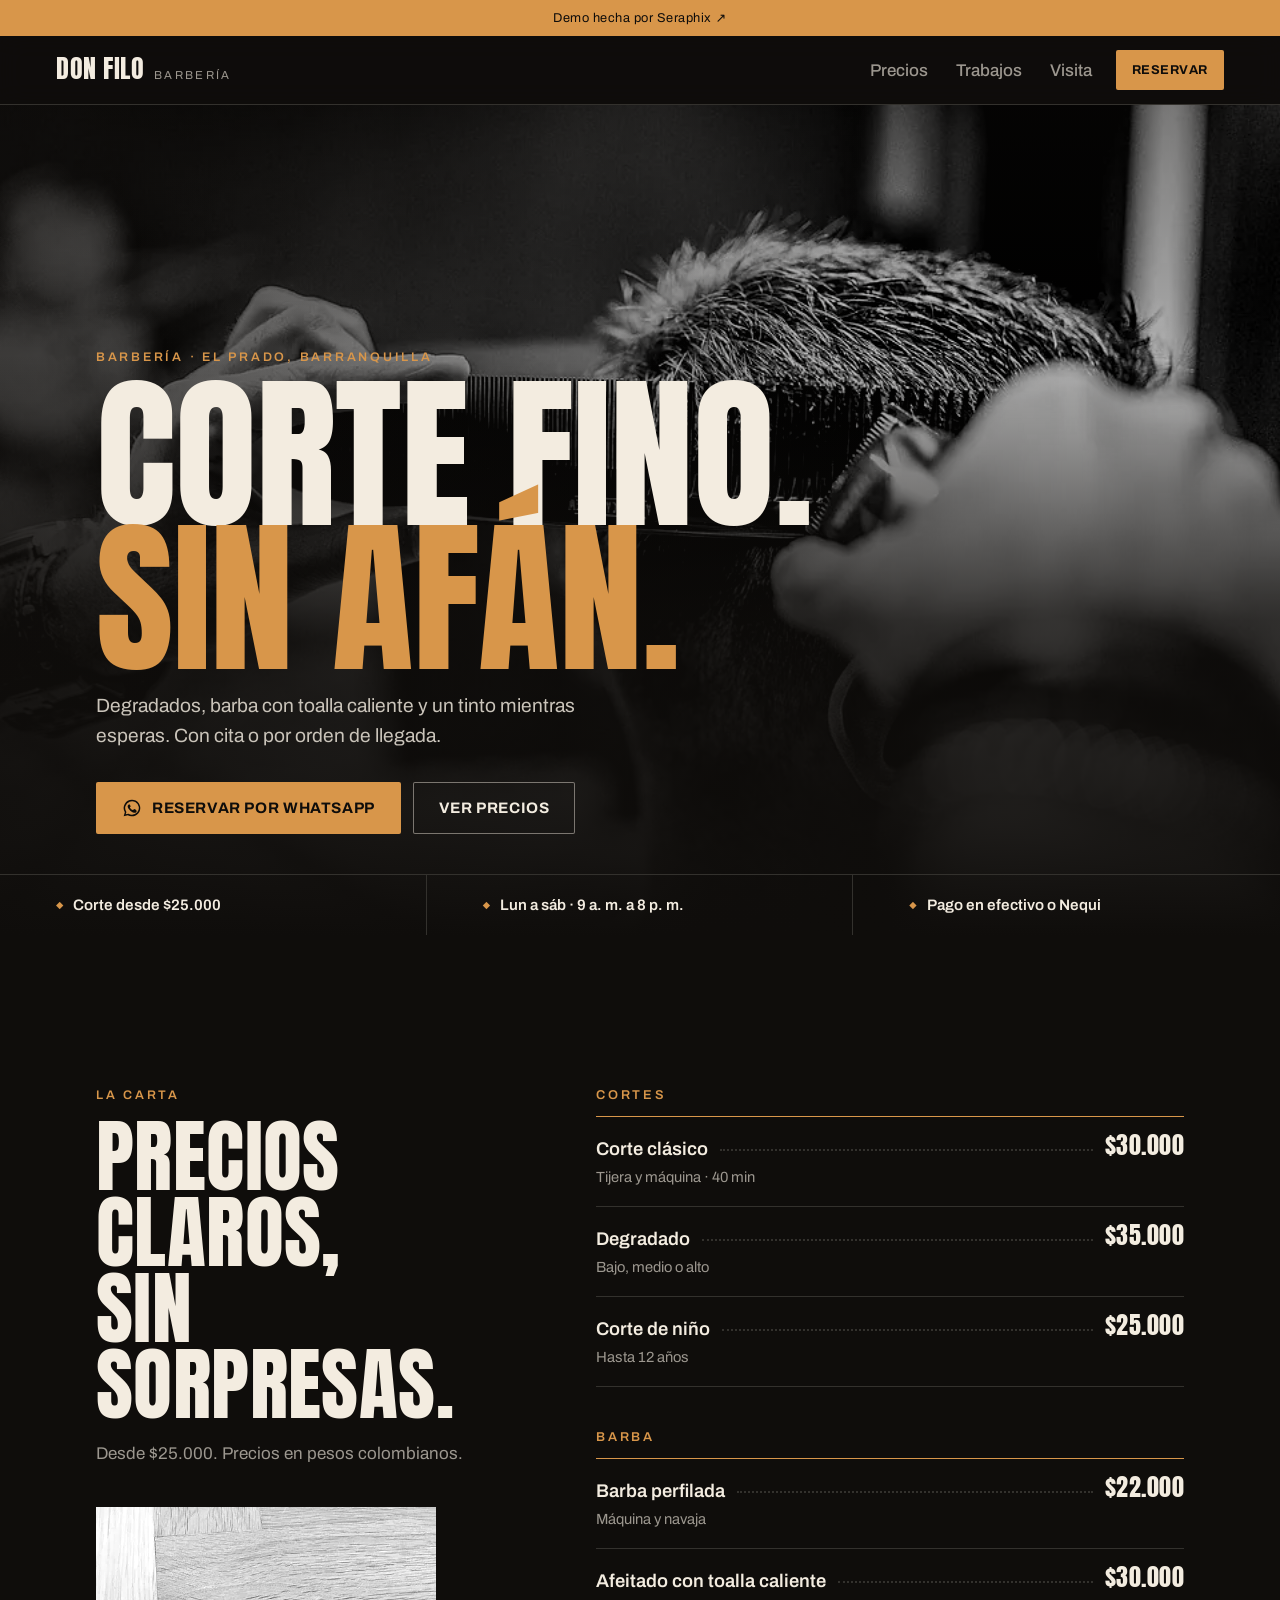
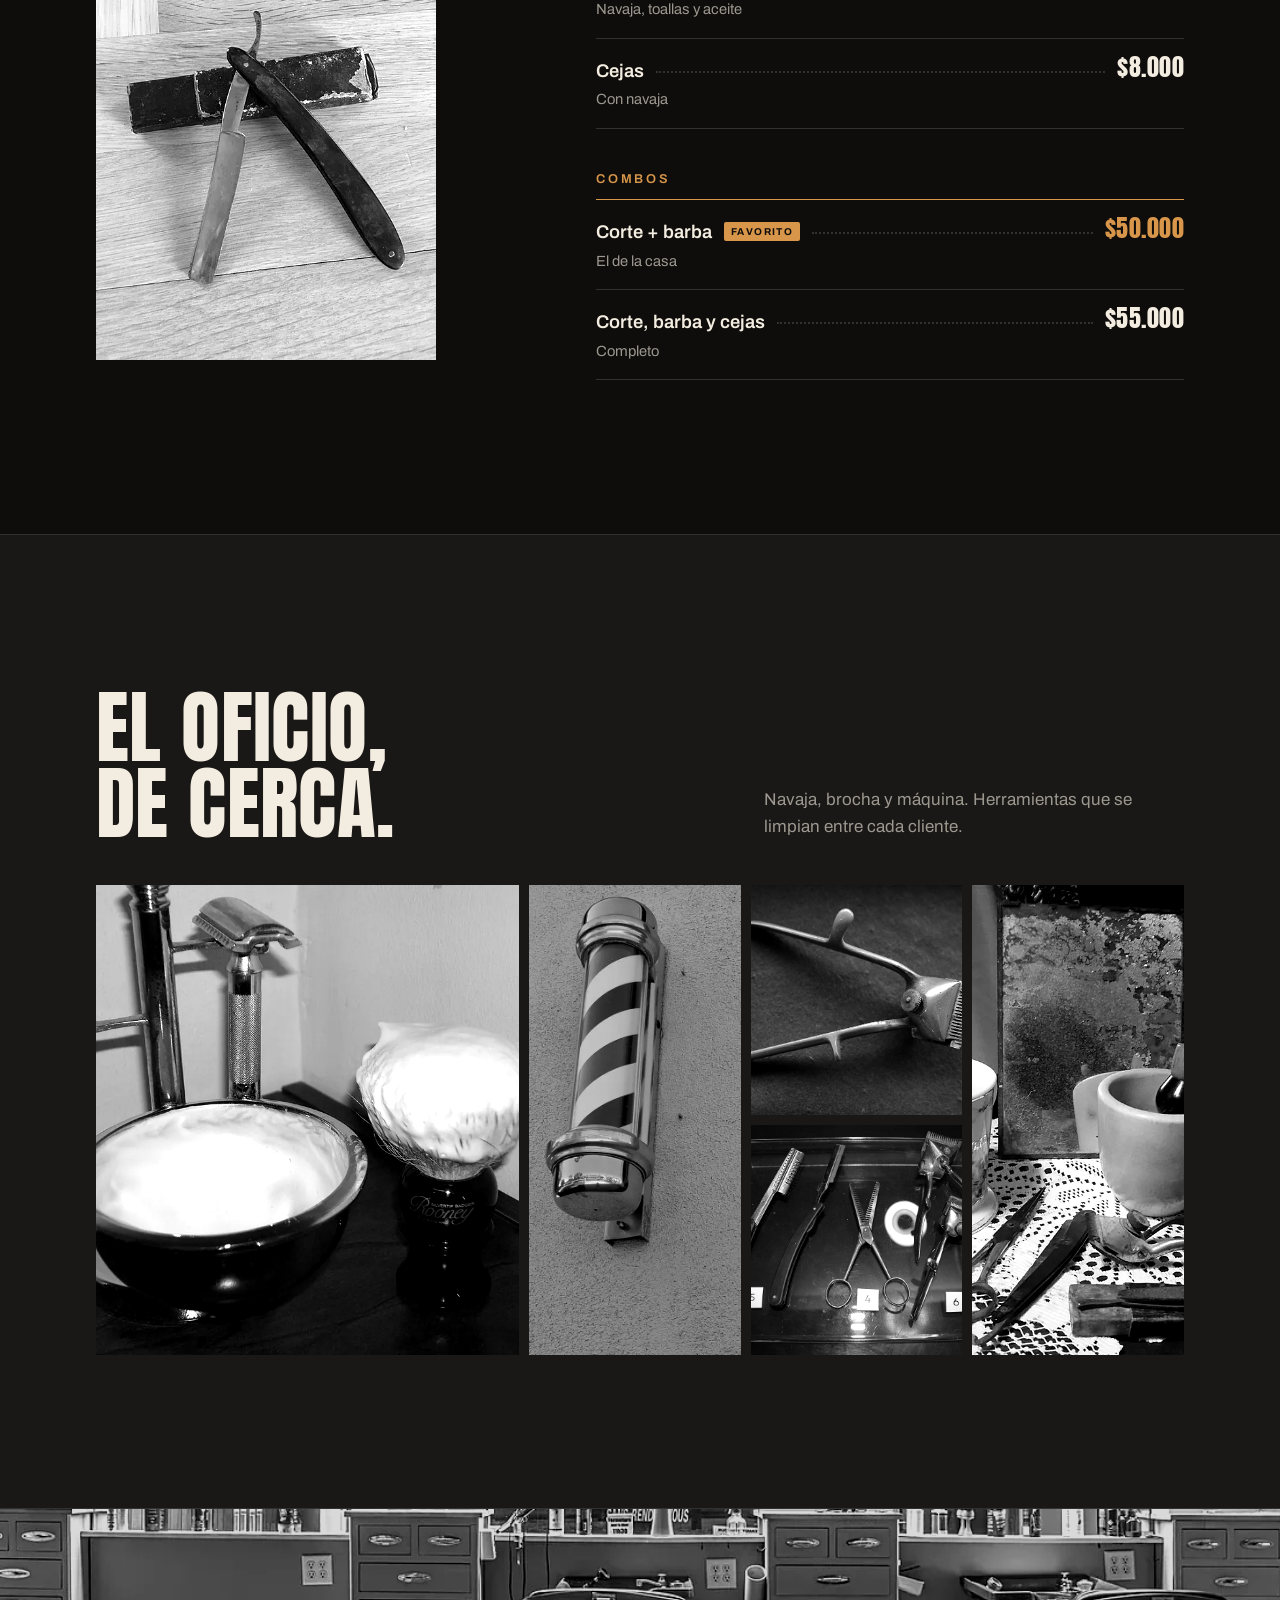
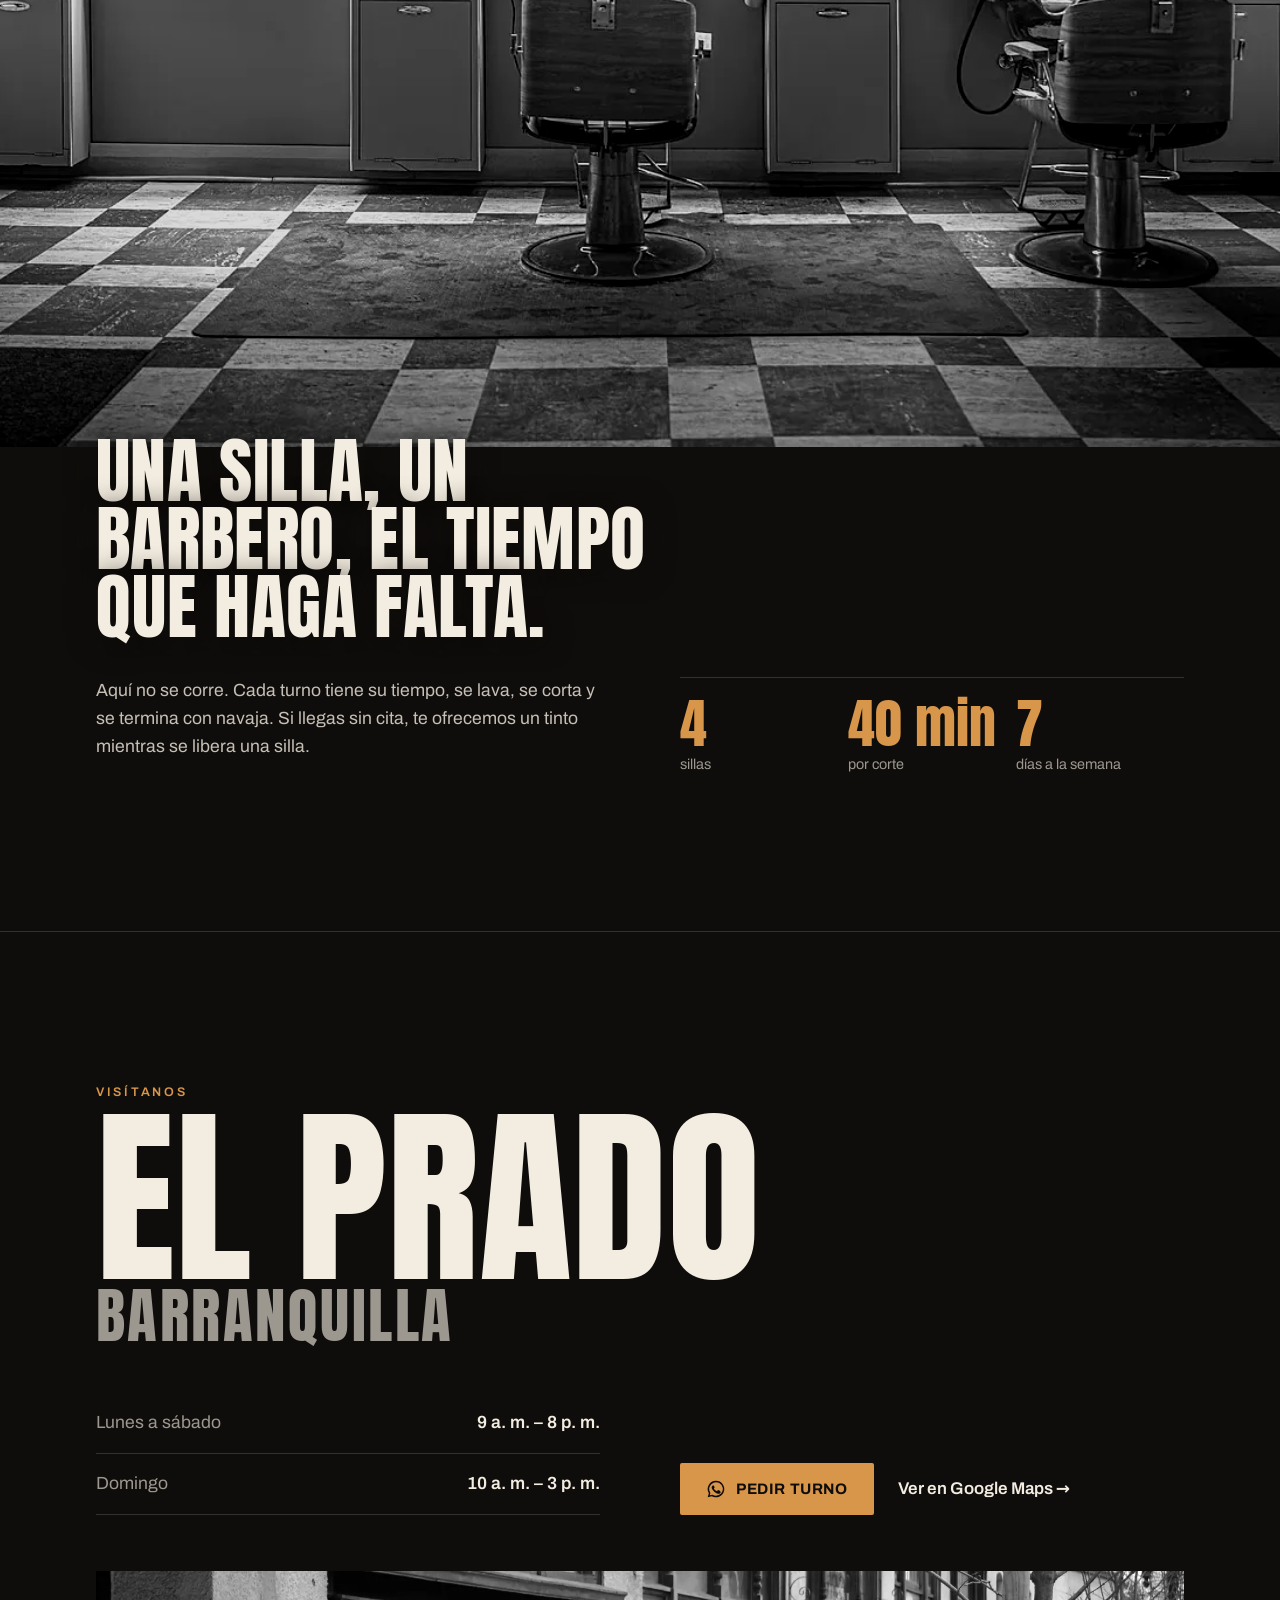
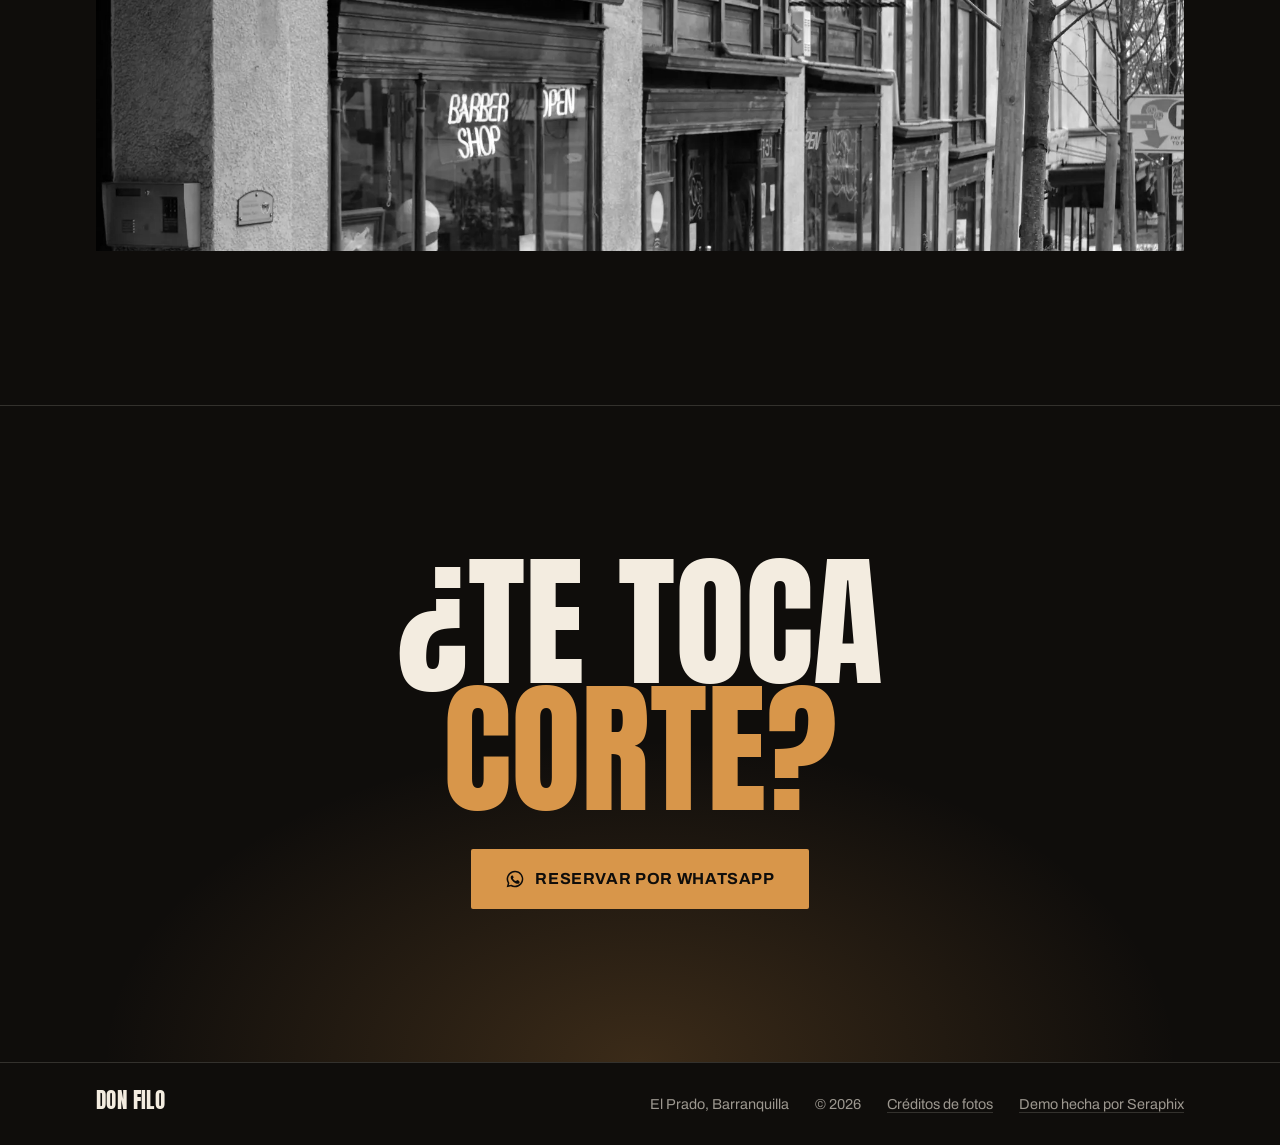
<file: demo/barberia/index.html>
<!doctype html>
<html lang="es">
<head>
  <meta charset="utf-8">
  <meta name="viewport" content="width=device-width, initial-scale=1, viewport-fit=cover">
  <title>Barbería</title>
  <meta name="description" content="Barbería en Barranquilla: cortes, degradados y barba con toalla caliente. Reserva por WhatsApp.">
  <meta name="theme-color" content="#0f0d0b">
  <link rel="icon" href="favicon.svg" type="image/svg+xml">
  <link rel="preload" href="fuentes/anton-0.woff2" as="font" type="font/woff2" crossorigin>
  <link rel="stylesheet" href="fuentes.css">
  <link rel="stylesheet" href="estilos.css">
  <script src="datos.js"></script>
</head>
<body>
  <a class="saltar" href="#carta">Saltar al contenido</a>
  <div id="app"></div>
  <script src="app.js"></script>
</body>
</html>
</file>
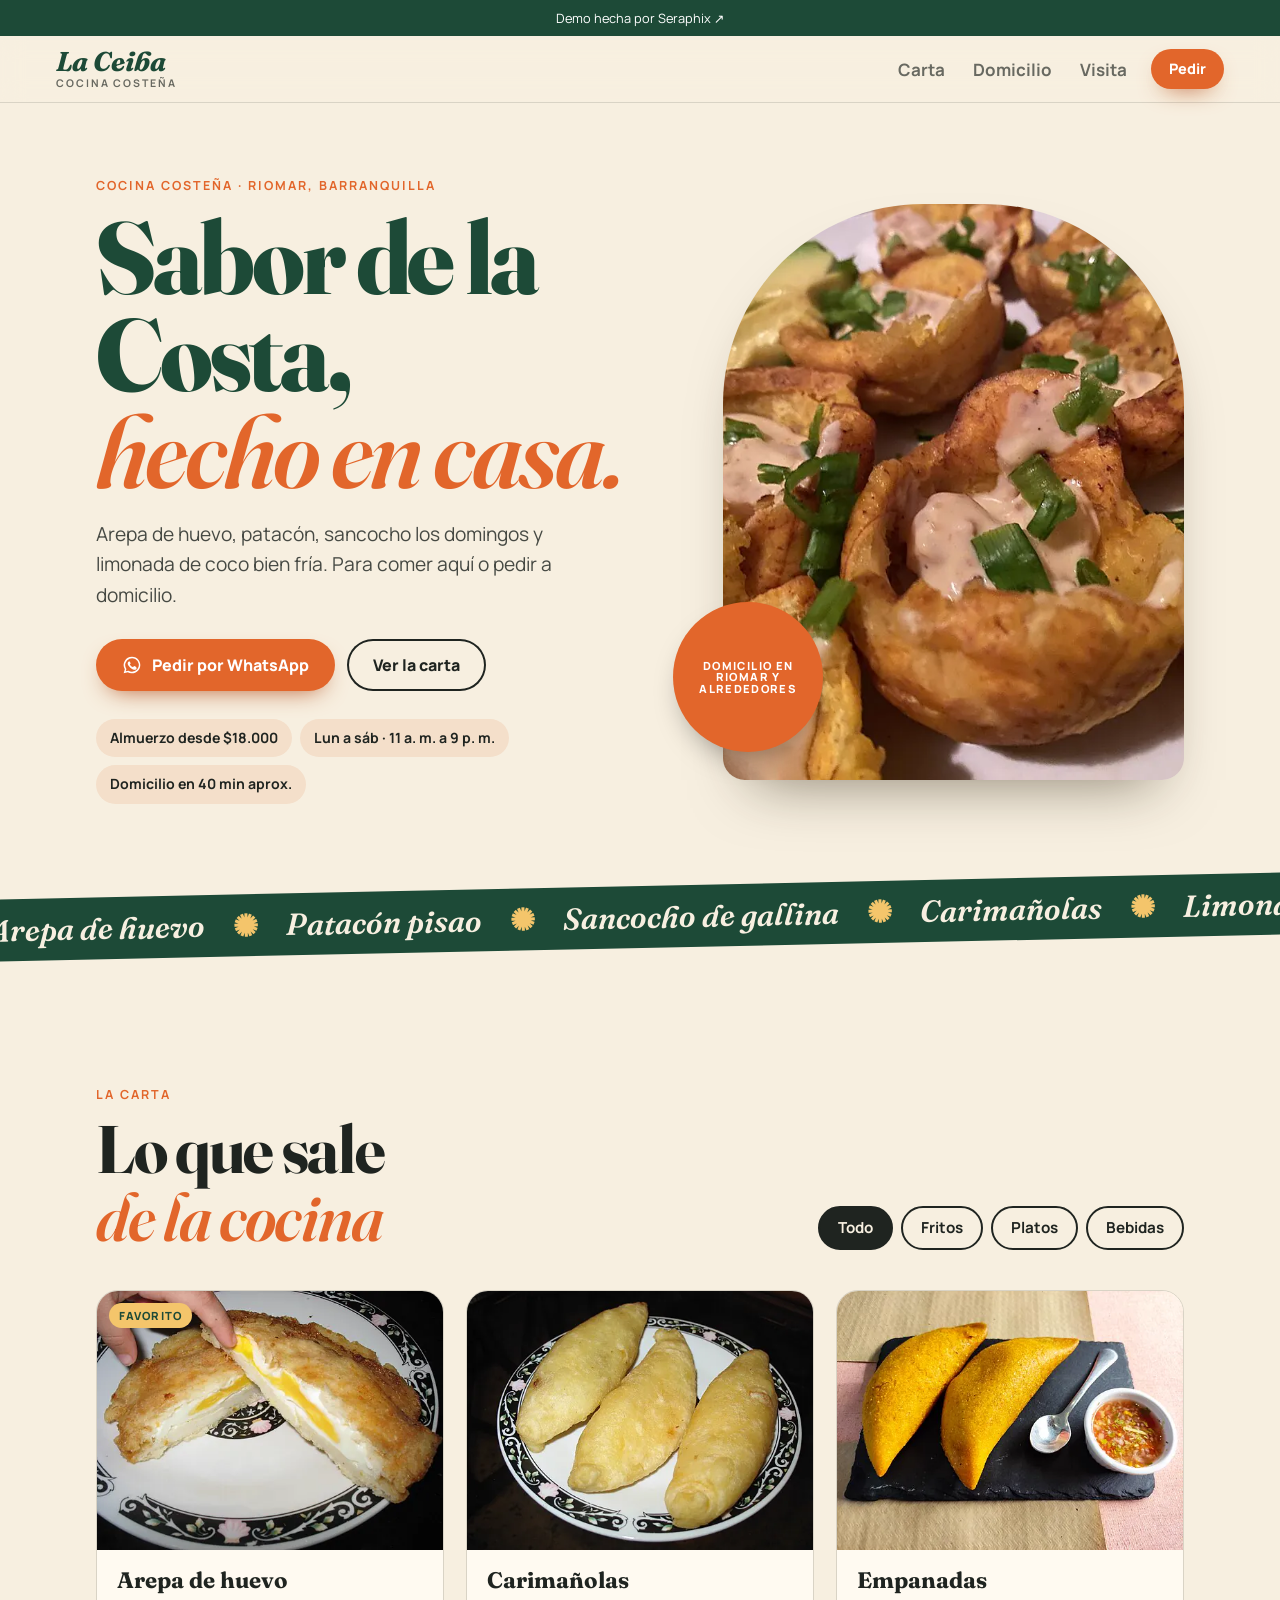
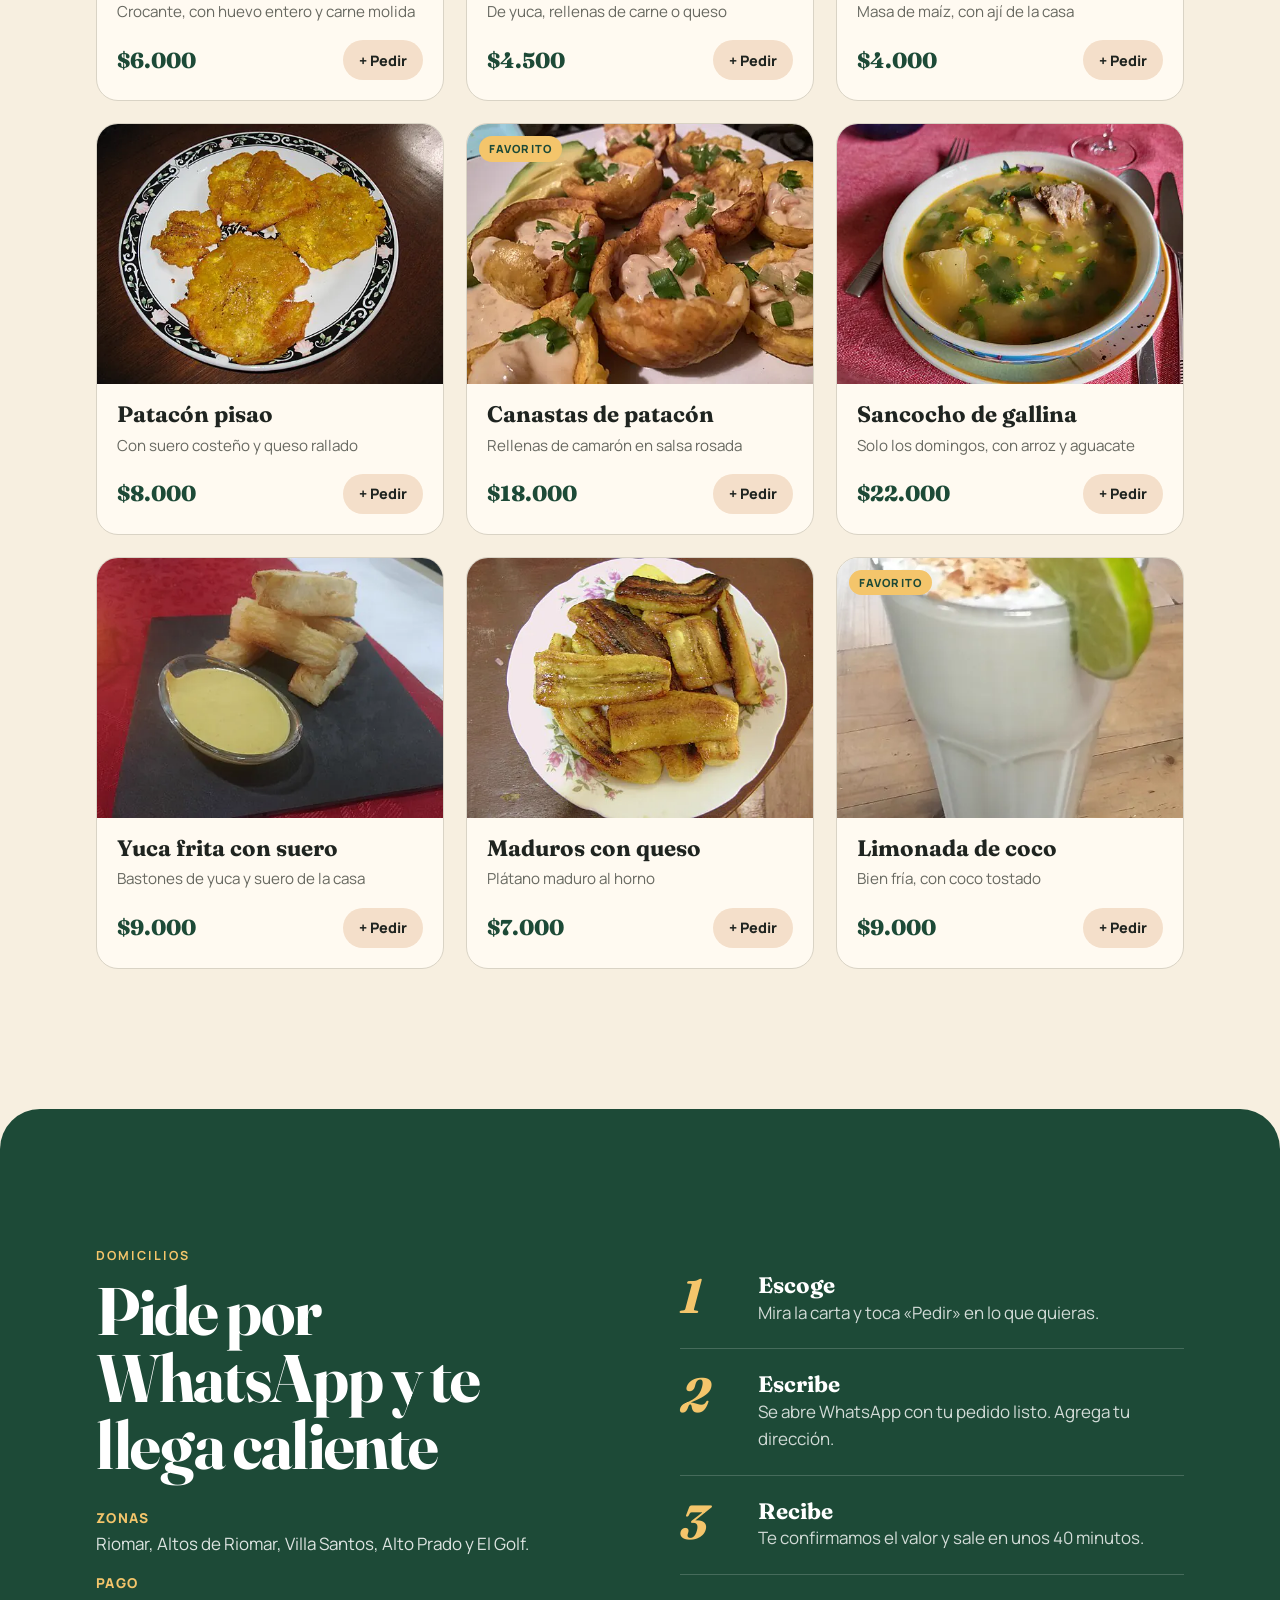
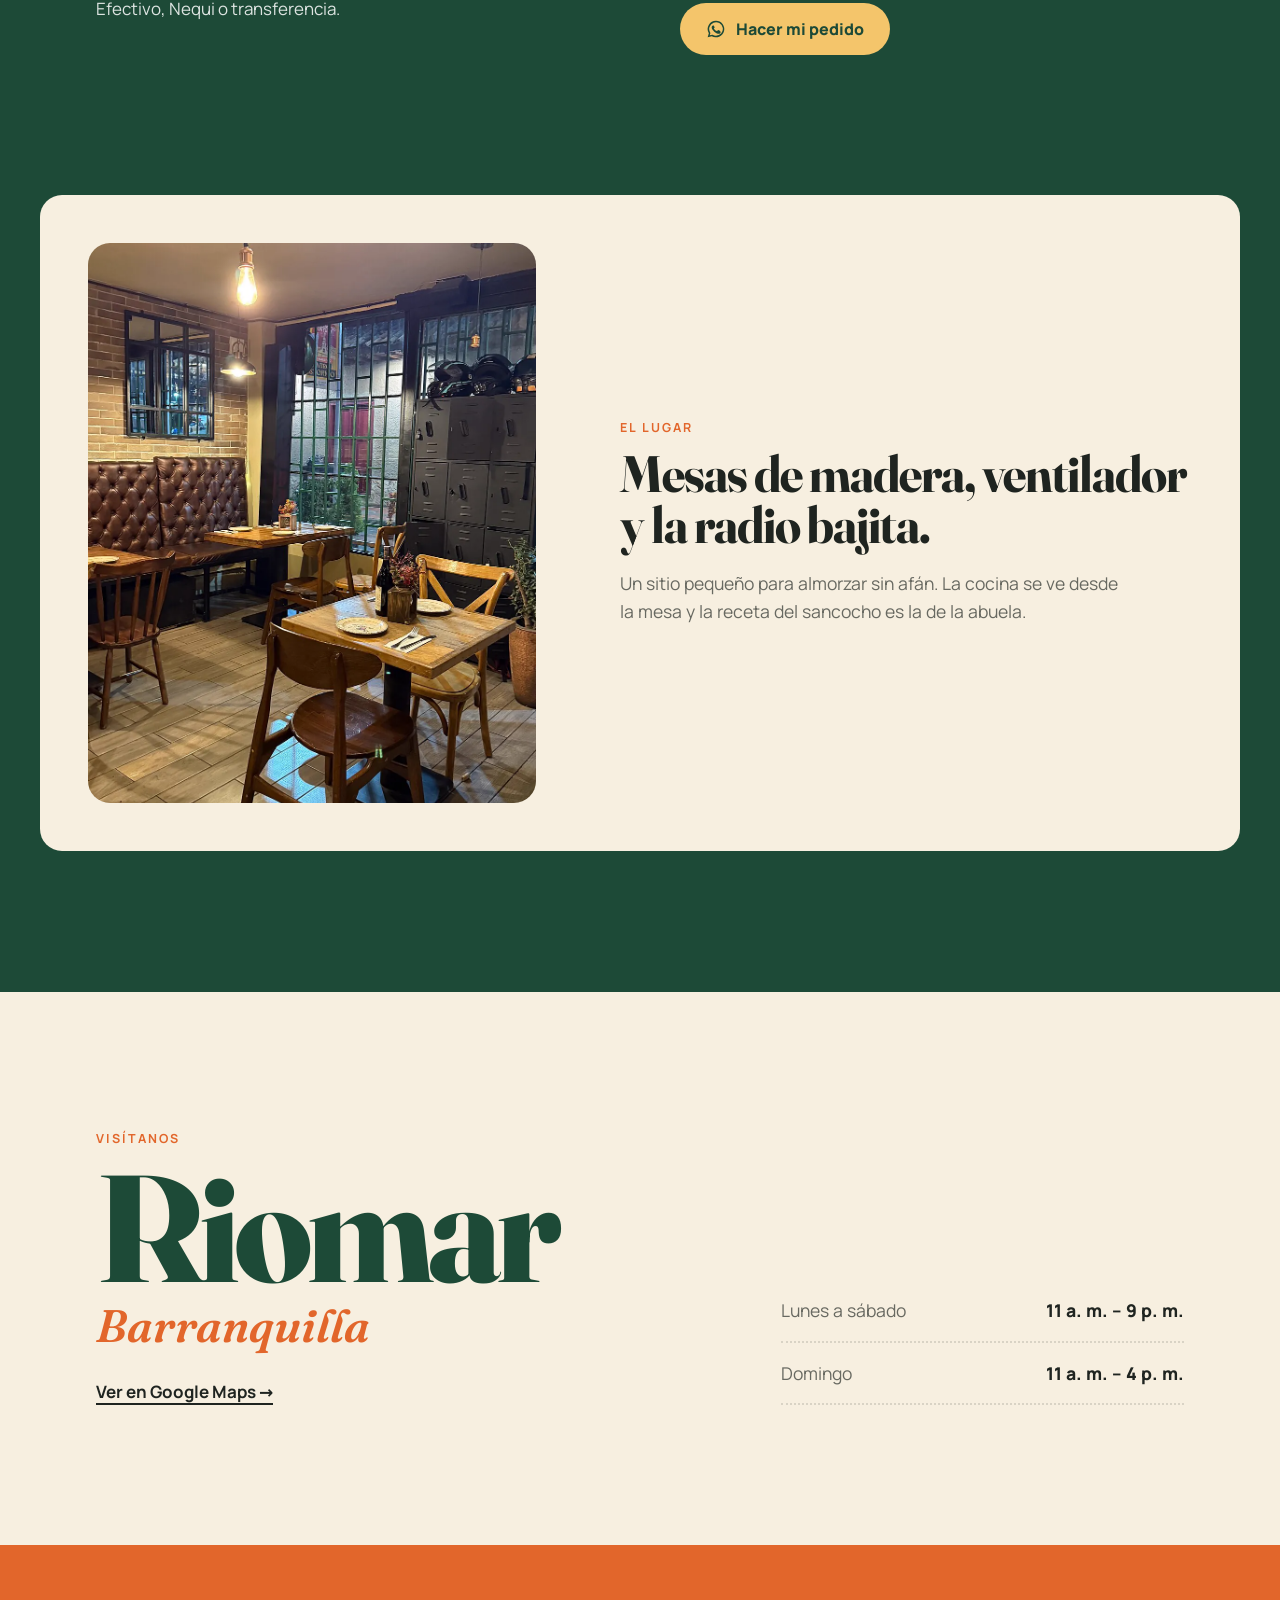
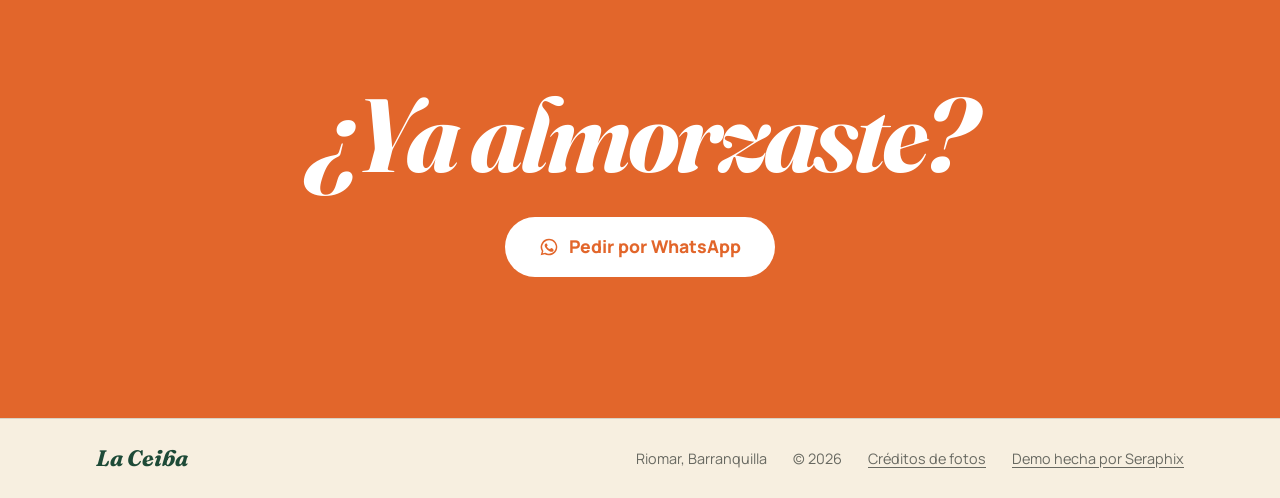
<file: demo/restaurante/index.html>
<!doctype html>
<html lang="es">
<head>
  <meta charset="utf-8">
  <meta name="viewport" content="width=device-width, initial-scale=1, viewport-fit=cover">
  <title>Restaurante</title>
  <meta name="description" content="Cocina costeña en Barranquilla: arepa de huevo, patacón, sancocho y domicilio por WhatsApp.">
  <meta name="theme-color" content="#1d4a37">
  <link rel="icon" href="favicon.svg" type="image/svg+xml">
  <link rel="preload" href="fuentes/fraunces-1.woff2" as="font" type="font/woff2" crossorigin>
  <link rel="stylesheet" href="fuentes.css">
  <link rel="stylesheet" href="estilos.css">
  <script src="datos.js"></script>
</head>
<body>
  <a class="saltar" href="#carta">Saltar al contenido</a>
  <div id="app"></div>
  <script src="app.js"></script>
</body>
</html>
</file>
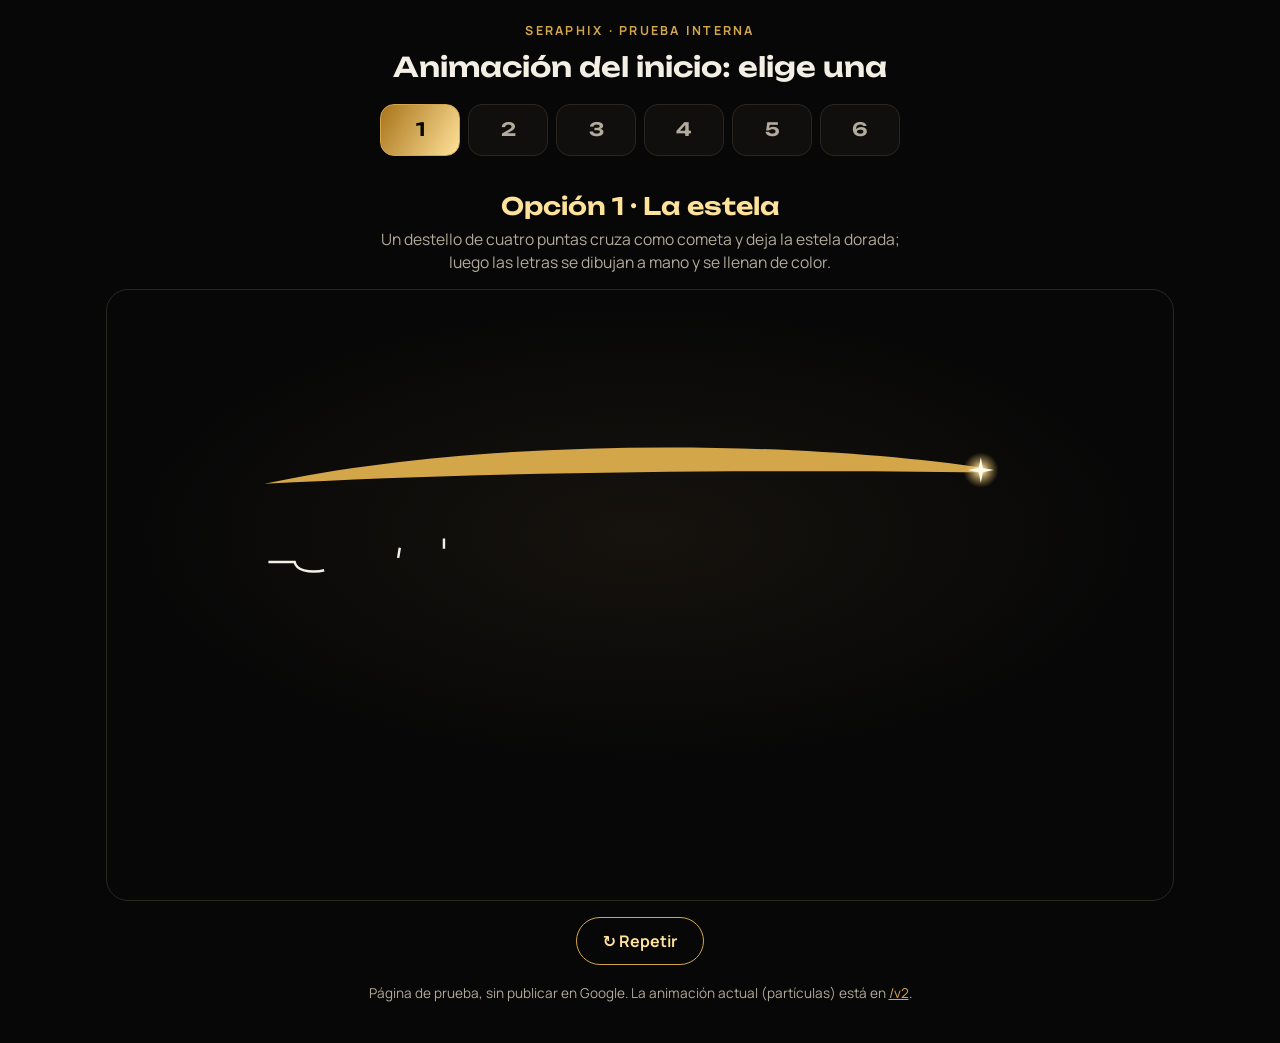
<file: v2/opciones/index.html>
<!doctype html>
<html lang="es">
<head>
  <meta charset="utf-8">
  <meta name="viewport" content="width=device-width, initial-scale=1, viewport-fit=cover">
  <meta name="robots" content="noindex">
  <title>Opciones de animación · Seraphix</title>
  <link rel="preload" href="../../assets/fuentes/unbounded-1.woff2" as="font" type="font/woff2" crossorigin>
  <link rel="stylesheet" href="../../assets/fuentes.css">
  <link rel="stylesheet" href="opciones.css">
</head>
<body>
  <header class="cab">
    <p class="cab__eyebrow">Seraphix · prueba interna</p>
    <h1 class="cab__titulo">Animación del inicio: elige una</h1>
    <div class="pestanas" role="tablist" aria-label="Opciones de animación">
      <button role="tab" data-op="0">1</button>
      <button role="tab" data-op="1">2</button>
      <button role="tab" data-op="2">3</button>
      <button role="tab" data-op="3">4</button>
      <button role="tab" data-op="4">5</button>
      <button role="tab" data-op="5">6</button>
    </div>
  </header>

  <main class="panel" role="tabpanel">
    <h2 class="panel__titulo" id="op-titulo">Opción</h2>
    <p class="panel__desc" id="op-desc"></p>
    <div class="escenario" id="escenario"></div>
    <button class="repetir" id="repetir" type="button">↻ Repetir</button>
  </main>

  <p class="nota">Página de prueba, sin publicar en Google. La animación actual (partículas) está en <a href="../">/v2</a>.</p>

  <script src="../logo-trazos.js"></script>
  <script src="opciones.js"></script>
</body>
</html>
</file>
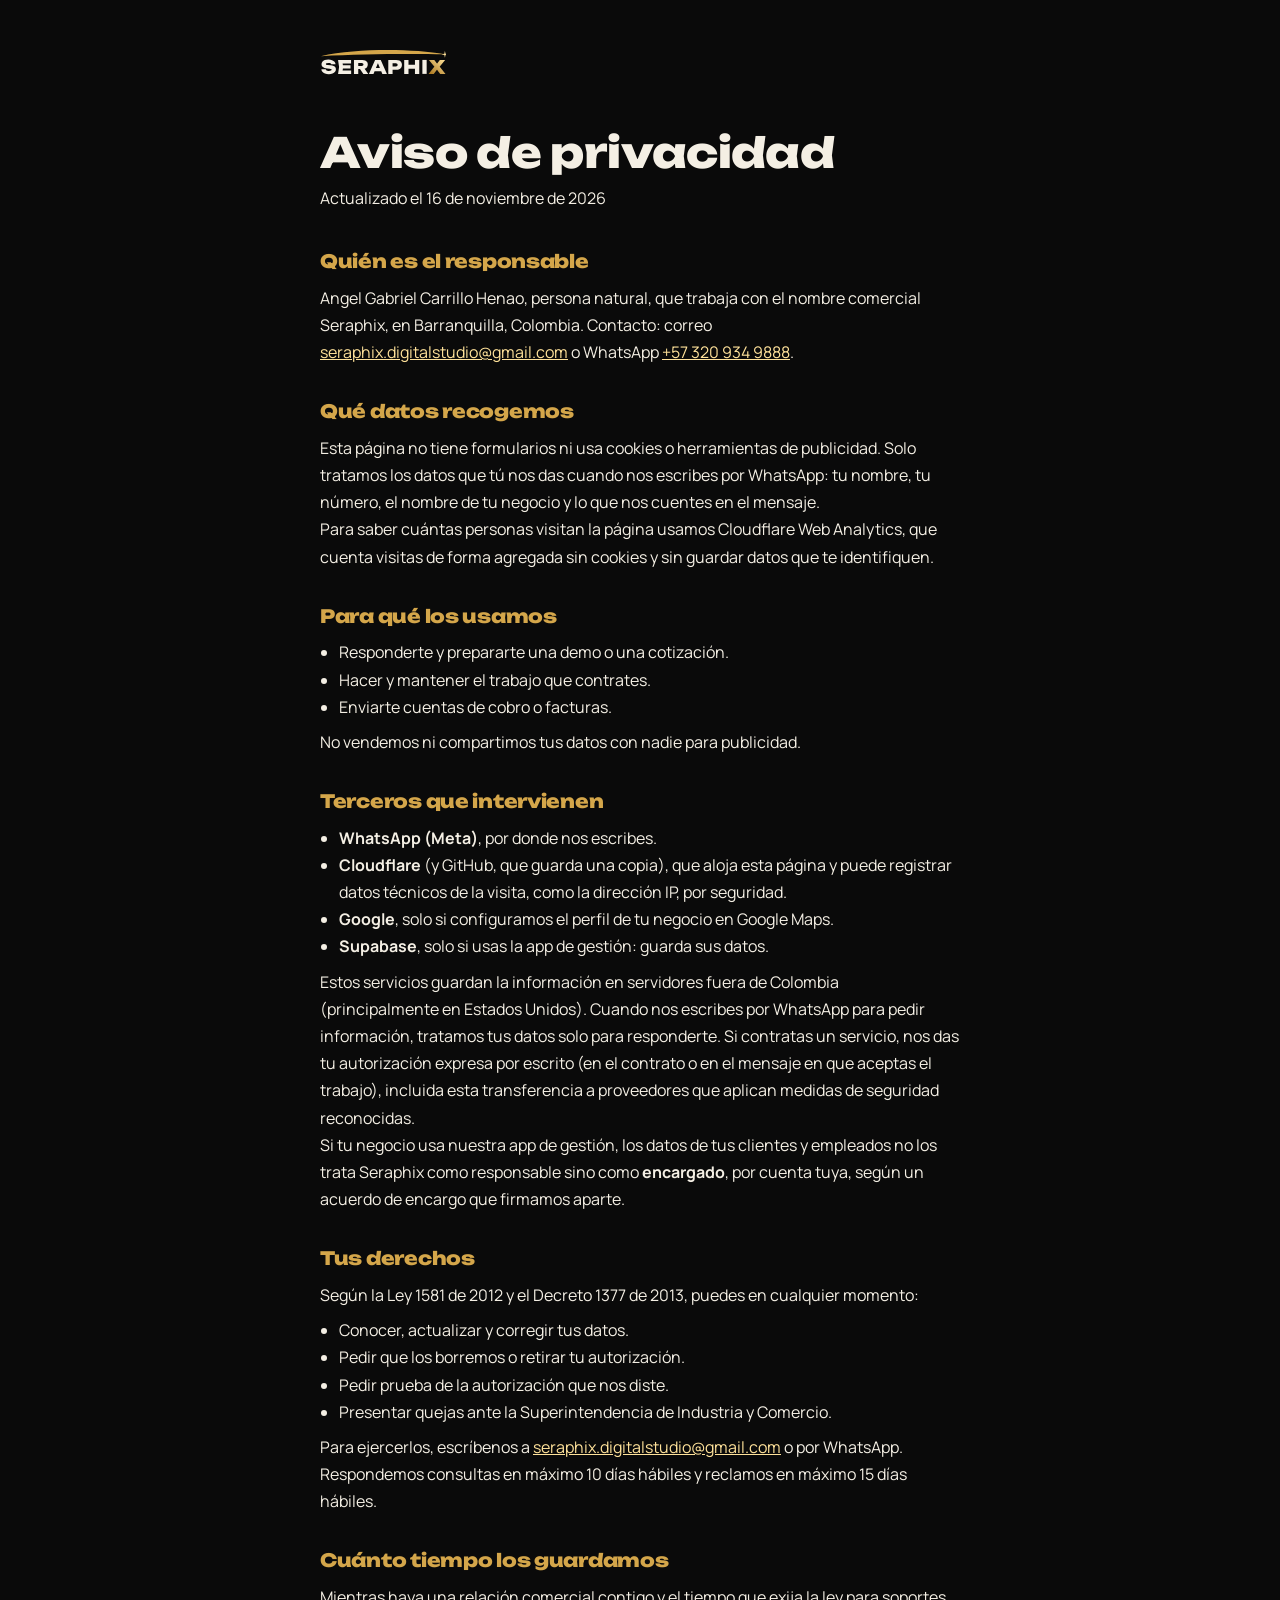
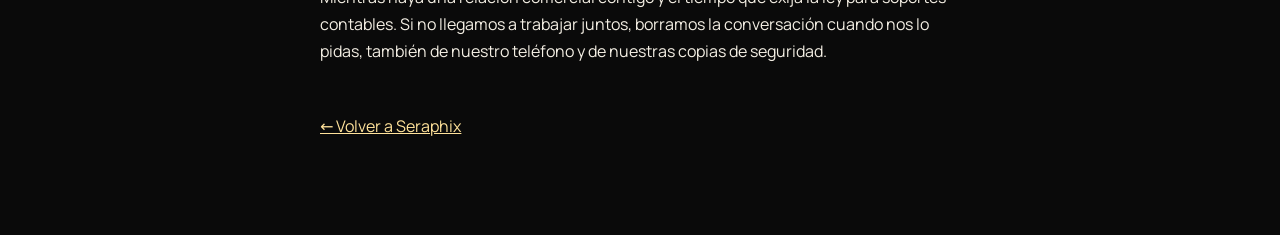
<file: privacidad.html>
<!doctype html>
<html lang="es">
<head>
  <meta charset="utf-8">
  <meta name="viewport" content="width=device-width, initial-scale=1">
  <title>Aviso de privacidad · Seraphix</title>
  <meta name="description" content="Cómo trata Seraphix los datos personales de quienes le escriben, según la Ley 1581 de 2012.">
  <meta name="robots" content="noindex">
  <link rel="icon" href="assets/favicon.svg" type="image/svg+xml">
  <link rel="stylesheet" href="assets/fuentes.css">
  <link rel="stylesheet" href="estilos.css">
  <style>
    .legal { max-width: 720px; margin: 0 auto; padding: 48px var(--gutter) 96px; }
    .legal__logo { display: inline-block; margin-bottom: 48px; }
    .legal h1 { font-size: clamp(1.8rem, 5vw, 2.6rem); margin-bottom: 8px; }
    .legal__fecha { color: var(--niebla); margin-bottom: 40px; }
    .legal h2 { font-size: 1.15rem; margin: 36px 0 12px; color: var(--oro); }
    .legal p, .legal li { color: var(--hueso); line-height: 1.7; }
    .legal ul { padding-left: 1.2em; margin: 8px 0; }
    .legal a { color: var(--oro-claro); }
    .legal__volver { display: inline-block; margin-top: 48px; }
  </style>
</head>
<body>
  <main class="legal">
    <a class="legal__logo" href="./"><img src="assets/logo.svg" alt="Seraphix, volver al inicio" width="126" height="28"></a>
    <h1>Aviso de privacidad</h1>
    <p class="legal__fecha">Actualizado el 16 de noviembre de 2026</p>

    <h2>Quién es el responsable</h2>
    <p>Angel Gabriel Carrillo Henao, persona natural, que trabaja con el nombre comercial Seraphix, en Barranquilla,
      Colombia. Contacto: correo
      <a href="mailto:seraphix.digitalstudio@gmail.com">seraphix.digitalstudio@gmail.com</a> o WhatsApp
      <a href="https://wa.me/573209349888" target="_blank" rel="noopener">+57 320 934 9888</a>.</p>

    <h2>Qué datos recogemos</h2>
    <p>Esta página no tiene formularios ni usa cookies o herramientas de publicidad. Solo tratamos los datos que tú
      nos das cuando nos escribes por WhatsApp: tu nombre, tu número, el nombre de tu negocio y lo que nos cuentes en
      el mensaje.</p>
    <p>Para saber cuántas personas visitan la página usamos Cloudflare Web Analytics, que cuenta visitas de forma
      agregada sin cookies y sin guardar datos que te identifiquen.</p>

    <h2>Para qué los usamos</h2>
    <ul>
      <li>Responderte y prepararte una demo o una cotización.</li>
      <li>Hacer y mantener el trabajo que contrates.</li>
      <li>Enviarte cuentas de cobro o facturas.</li>
    </ul>
    <p>No vendemos ni compartimos tus datos con nadie para publicidad.</p>

    <h2>Terceros que intervienen</h2>
    <ul>
      <li><strong>WhatsApp (Meta)</strong>, por donde nos escribes.</li>
      <li><strong>Cloudflare</strong> (y GitHub, que guarda una copia), que aloja esta página y puede registrar datos técnicos de la visita, como la
        dirección IP, por seguridad.</li>
      <li><strong>Google</strong>, solo si configuramos el perfil de tu negocio en Google Maps.</li>
      <li><strong>Supabase</strong>, solo si usas la app de gestión: guarda sus datos.</li>
    </ul>
    <p>Estos servicios guardan la información en servidores fuera de Colombia (principalmente en Estados Unidos).
      Cuando nos escribes por WhatsApp para pedir información, tratamos tus datos solo para responderte. Si contratas
      un servicio, nos das tu autorización expresa por escrito (en el contrato o en el mensaje en que aceptas el trabajo), incluida esta transferencia a
      proveedores que aplican medidas de seguridad reconocidas.</p>
    <p>Si tu negocio usa nuestra app de gestión, los datos de tus clientes y empleados no los trata Seraphix como
      responsable sino como <strong>encargado</strong>, por cuenta tuya, según un acuerdo de encargo que firmamos aparte.</p>

    <h2>Tus derechos</h2>
    <p>Según la Ley 1581 de 2012 y el Decreto 1377 de 2013, puedes en cualquier momento:</p>
    <ul>
      <li>Conocer, actualizar y corregir tus datos.</li>
      <li>Pedir que los borremos o retirar tu autorización.</li>
      <li>Pedir prueba de la autorización que nos diste.</li>
      <li>Presentar quejas ante la Superintendencia de Industria y Comercio.</li>
    </ul>
    <p>Para ejercerlos, escríbenos a <a href="mailto:seraphix.digitalstudio@gmail.com">seraphix.digitalstudio@gmail.com</a> o por WhatsApp. Respondemos consultas en máximo 10 días hábiles y reclamos en
      máximo 15 días hábiles.</p>

    <h2>Cuánto tiempo los guardamos</h2>
    <p>Mientras haya una relación comercial contigo y el tiempo que exija la ley para soportes contables. Si no
      llegamos a trabajar juntos, borramos la conversación cuando nos lo pidas, también de nuestro teléfono y de nuestras copias de seguridad.</p>

    <a class="legal__volver" href="./">← Volver a Seraphix</a>
  </main>
</body>
</html>
</file>
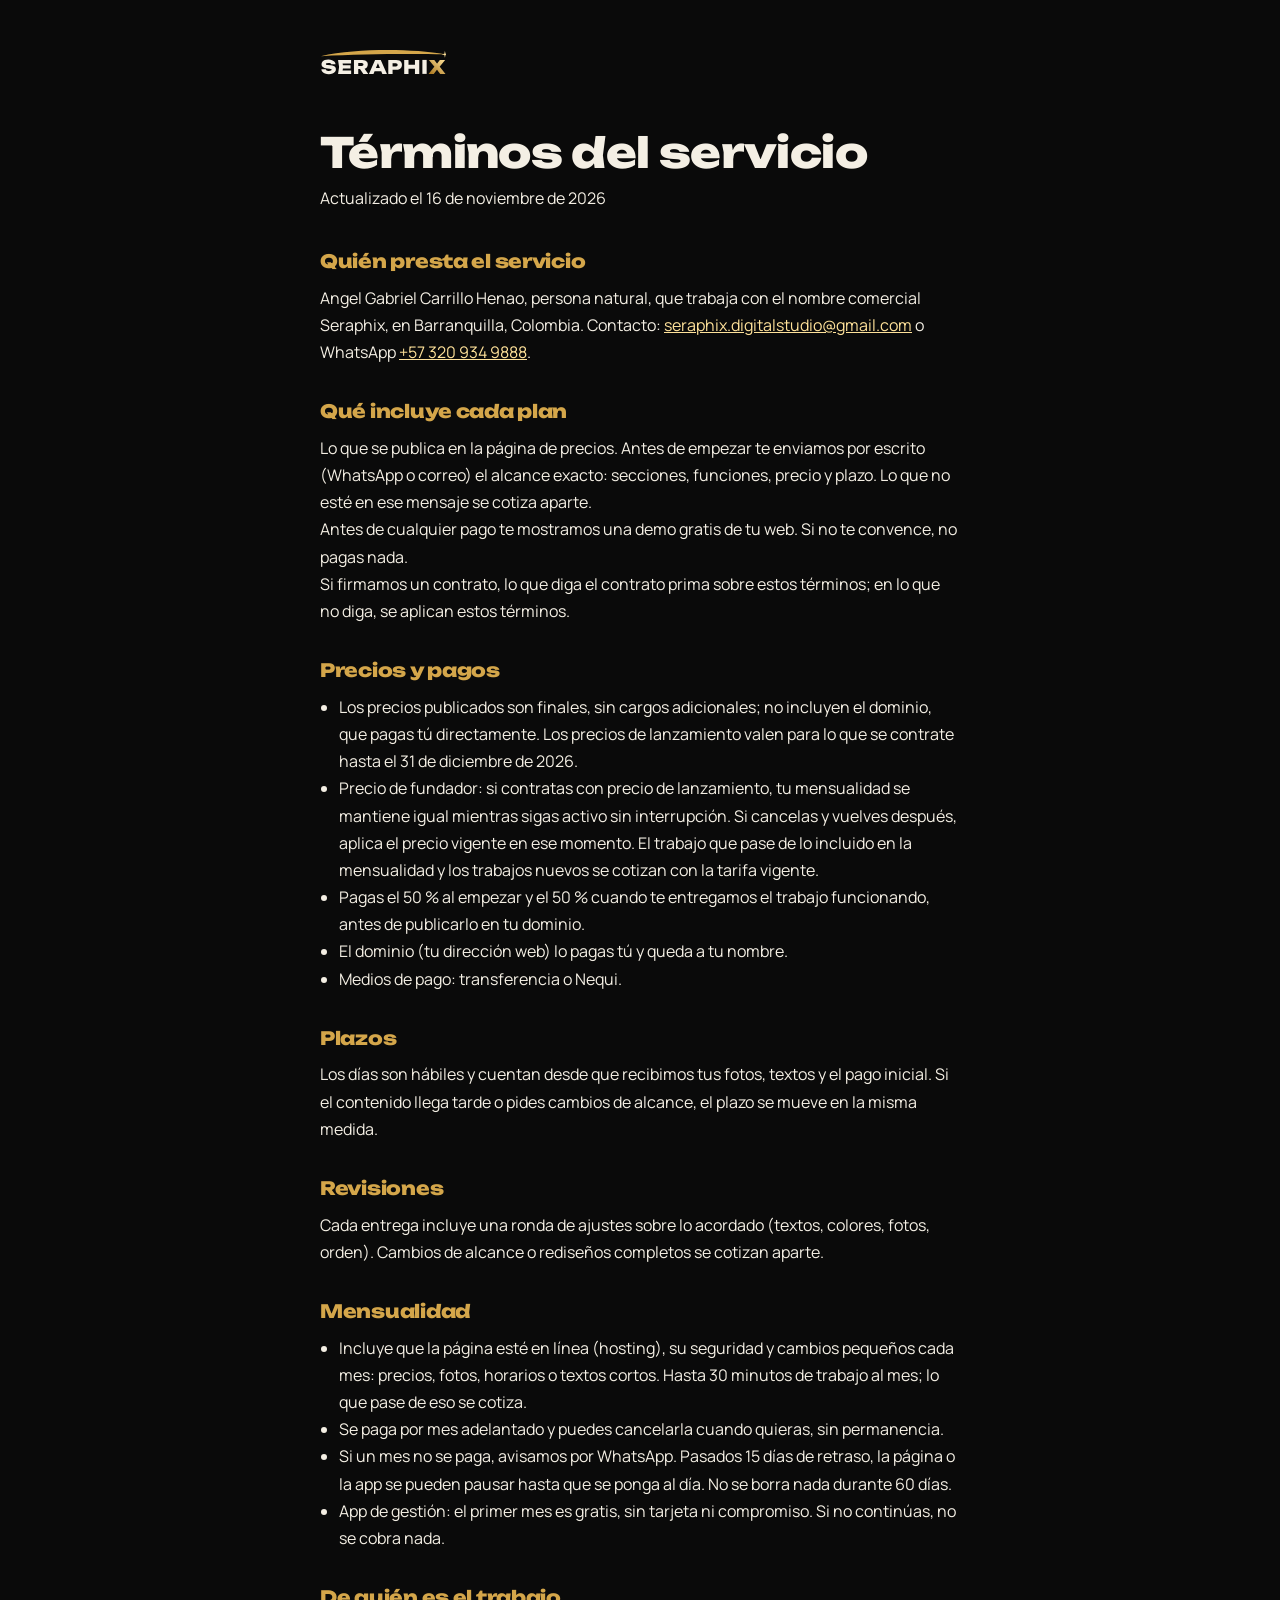
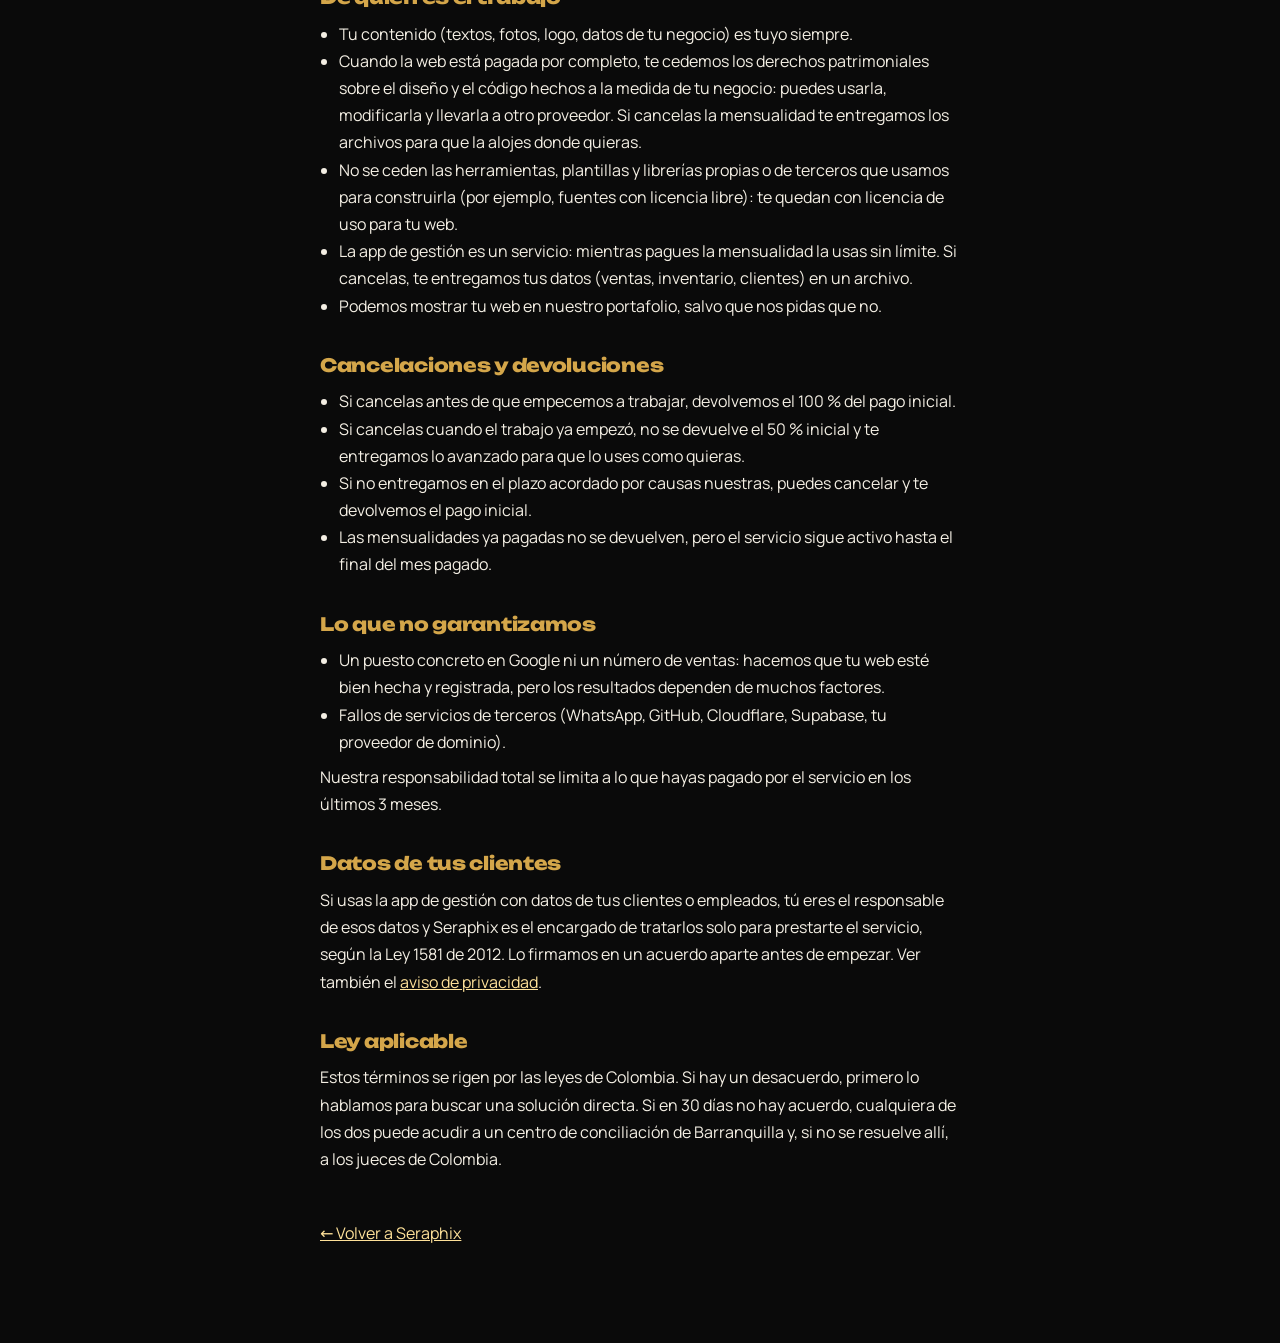
<file: terminos.html>
<!doctype html>
<html lang="es">
<head>
  <meta charset="utf-8">
  <meta name="viewport" content="width=device-width, initial-scale=1">
  <title>Términos del servicio · Seraphix</title>
  <meta name="description" content="Condiciones de los servicios de Seraphix: pagos, plazos, cambios, mensualidad, propiedad y devoluciones.">
  <meta name="robots" content="noindex">
  <link rel="icon" href="assets/favicon.svg" type="image/svg+xml">
  <link rel="stylesheet" href="assets/fuentes.css">
  <link rel="stylesheet" href="estilos.css">
  <style>
    .legal { max-width: 720px; margin: 0 auto; padding: 48px var(--gutter) 96px; }
    .legal__logo { display: inline-block; margin-bottom: 48px; }
    .legal h1 { font-size: clamp(1.8rem, 5vw, 2.6rem); margin-bottom: 8px; }
    .legal__fecha { color: var(--niebla); margin-bottom: 40px; }
    .legal h2 { font-size: 1.15rem; margin: 36px 0 12px; color: var(--oro); }
    .legal p, .legal li { color: var(--hueso); line-height: 1.7; }
    .legal ul { padding-left: 1.2em; margin: 8px 0; }
    .legal a { color: var(--oro-claro); }
    .legal__volver { display: inline-block; margin-top: 48px; }
  </style>
</head>
<body>
  <main class="legal">
    <a class="legal__logo" href="./"><img src="assets/logo.svg" alt="Seraphix, volver al inicio" width="126" height="28"></a>
    <h1>Términos del servicio</h1>
    <p class="legal__fecha">Actualizado el 16 de noviembre de 2026</p>

    <h2>Quién presta el servicio</h2>
    <p>Angel Gabriel Carrillo Henao, persona natural, que trabaja con el nombre comercial Seraphix, en Barranquilla,
      Colombia. Contacto:
      <a href="mailto:seraphix.digitalstudio@gmail.com">seraphix.digitalstudio@gmail.com</a> o WhatsApp
      <a href="https://wa.me/573209349888" target="_blank" rel="noopener">+57 320 934 9888</a>.</p>

    <h2>Qué incluye cada plan</h2>
    <p>Lo que se publica en la página de precios. Antes de empezar te enviamos por escrito (WhatsApp o correo) el
      alcance exacto: secciones, funciones, precio y plazo. Lo que no esté en ese mensaje se cotiza aparte.</p>
    <p>Antes de cualquier pago te mostramos una demo gratis de tu web. Si no te convence, no pagas nada.</p>
    <p>Si firmamos un contrato, lo que diga el contrato prima sobre estos términos; en lo que no diga, se aplican
      estos términos.</p>

    <h2>Precios y pagos</h2>
    <ul>
      <li>Los precios publicados son finales, sin cargos adicionales; no incluyen el dominio, que pagas tú
        directamente. Los precios de lanzamiento valen para lo que
        se contrate hasta el 31 de diciembre de 2026.</li>
      <li>Precio de fundador: si contratas con precio de lanzamiento, tu mensualidad se mantiene igual mientras
        sigas activo sin interrupción. Si cancelas y vuelves después, aplica el precio vigente en ese momento. El trabajo
        que pase de lo incluido en la mensualidad y los trabajos nuevos se cotizan con la tarifa vigente.</li>
      <li>Pagas el 50 % al empezar y el 50 % cuando te entregamos el trabajo funcionando, antes de publicarlo en tu
        dominio.</li>
      <li>El dominio (tu dirección web) lo pagas tú y queda a tu nombre.</li>
      <li>Medios de pago: transferencia o Nequi.</li>
    </ul>

    <h2>Plazos</h2>
    <p>Los días son hábiles y cuentan desde que recibimos tus fotos, textos y el pago inicial. Si el contenido llega
      tarde o pides cambios de alcance, el plazo se mueve en la misma medida.</p>

    <h2>Revisiones</h2>
    <p>Cada entrega incluye una ronda de ajustes sobre lo acordado (textos, colores, fotos, orden). Cambios de
      alcance o rediseños completos se cotizan aparte.</p>

    <h2>Mensualidad</h2>
    <ul>
      <li>Incluye que la página esté en línea (hosting), su seguridad y cambios pequeños cada mes: precios, fotos,
        horarios o textos cortos. Hasta 30 minutos de trabajo al mes; lo que pase de eso se cotiza.</li>
      <li>Se paga por mes adelantado y puedes cancelarla cuando quieras, sin permanencia.</li>
      <li>Si un mes no se paga, avisamos por WhatsApp. Pasados 15 días de retraso, la página o la app se pueden
        pausar hasta que se ponga al día. No se borra nada durante 60 días.</li>
      <li>App de gestión: el primer mes es gratis, sin tarjeta ni compromiso. Si no continúas, no se cobra nada.</li>
    </ul>

    <h2>De quién es el trabajo</h2>
    <ul>
      <li>Tu contenido (textos, fotos, logo, datos de tu negocio) es tuyo siempre.</li>
      <li>Cuando la web está pagada por completo, te cedemos los derechos patrimoniales sobre el diseño y el código
        hechos a la medida de tu negocio: puedes usarla, modificarla y llevarla a otro proveedor. Si cancelas la
        mensualidad te entregamos los archivos para que la alojes donde quieras.</li>
      <li>No se ceden las herramientas, plantillas y librerías propias o de terceros que usamos para construirla
        (por ejemplo, fuentes con licencia libre): te quedan con licencia de uso para tu web.</li>
      <li>La app de gestión es un servicio: mientras pagues la mensualidad la usas sin límite. Si cancelas, te
        entregamos tus datos (ventas, inventario, clientes) en un archivo.</li>
      <li>Podemos mostrar tu web en nuestro portafolio, salvo que nos pidas que no.</li>
    </ul>

    <h2>Cancelaciones y devoluciones</h2>
    <ul>
      <li>Si cancelas antes de que empecemos a trabajar, devolvemos el 100 % del pago inicial.</li>
      <li>Si cancelas cuando el trabajo ya empezó, no se devuelve el 50 % inicial y te entregamos lo avanzado para que lo uses como quieras.</li>
      <li>Si no entregamos en el plazo acordado por causas nuestras, puedes cancelar y te devolvemos el pago inicial.</li>
      <li>Las mensualidades ya pagadas no se devuelven, pero el servicio sigue activo hasta el final del mes pagado.</li>
    </ul>

    <h2>Lo que no garantizamos</h2>
    <ul>
      <li>Un puesto concreto en Google ni un número de ventas: hacemos que tu web esté bien hecha y registrada, pero
        los resultados dependen de muchos factores.</li>
      <li>Fallos de servicios de terceros (WhatsApp, GitHub, Cloudflare, Supabase, tu proveedor de dominio).</li>
    </ul>
    <p>Nuestra responsabilidad total se limita a lo que hayas pagado por el servicio en los últimos 3 meses.</p>

    <h2>Datos de tus clientes</h2>
    <p>Si usas la app de gestión con datos de tus clientes o empleados, tú eres el responsable de esos datos y
      Seraphix es el encargado de tratarlos solo para prestarte el servicio, según la Ley 1581 de 2012. Lo
      firmamos en un acuerdo aparte antes de empezar. Ver también el <a href="privacidad.html">aviso de privacidad</a>.</p>

    <h2>Ley aplicable</h2>
    <p>Estos términos se rigen por las leyes de Colombia. Si hay un desacuerdo, primero lo hablamos para buscar una
      solución directa. Si en 30 días no hay acuerdo, cualquiera de los dos puede acudir a un centro de conciliación
      de Barranquilla y, si no se resuelve allí, a los jueces de Colombia.</p>

    <a class="legal__volver" href="./">← Volver a Seraphix</a>
  </main>
</body>
</html>
</file>
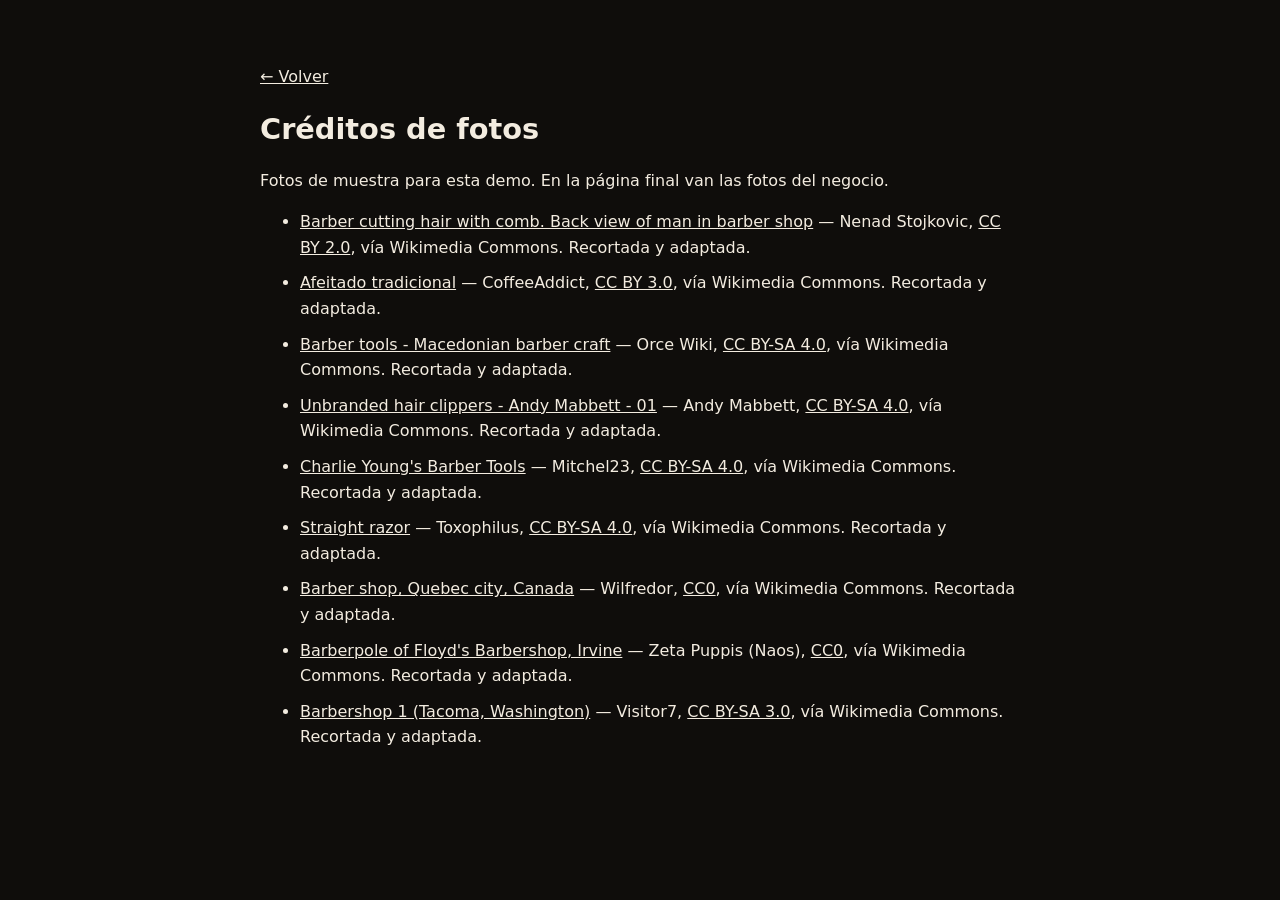
<file: demo/barberia/creditos.html>
<!doctype html><html lang="es"><head><meta charset="utf-8"><meta name="viewport" content="width=device-width, initial-scale=1"><title>Créditos de fotos · Don Filo</title><meta name="robots" content="noindex"><link rel="icon" href="favicon.svg">
<style>body{margin:0;background:#0f0d0b;color:#f3ece0;font:16px/1.6 system-ui,sans-serif}main{max-width:760px;margin:0 auto;padding:48px 20px}h1{font-size:1.8rem;margin:0 0 8px}li{margin:10px 0}a{color:inherit}</style></head>
<body><main><p><a href="./">← Volver</a></p><h1>Créditos de fotos</h1><p>Fotos de muestra para esta demo. En la página final van las fotos del negocio.</p><ul><li><a href="https://commons.wikimedia.org/wiki/File:Barber_cutting_hair_with_comb._Back_view_of_man_in_barber_shop.jpg">Barber cutting hair with comb. Back view of man in barber shop</a> — Nenad Stojkovic, <a href="https://creativecommons.org/licenses/by/2.0">CC BY 2.0</a>, vía Wikimedia Commons. Recortada y adaptada.</li><li><a href="https://commons.wikimedia.org/wiki/File:Afeitado_tradicional.JPG">Afeitado tradicional</a> — CoffeeAddict, <a href="https://creativecommons.org/licenses/by/3.0">CC BY 3.0</a>, vía Wikimedia Commons. Recortada y adaptada.</li><li><a href="https://commons.wikimedia.org/wiki/File:Barber_tools_-_Macedonian_barber_craft.jpg">Barber tools - Macedonian barber craft</a> — Orce Wiki, <a href="https://creativecommons.org/licenses/by-sa/4.0">CC BY-SA 4.0</a>, vía Wikimedia Commons. Recortada y adaptada.</li><li><a href="https://commons.wikimedia.org/wiki/File:Unbranded_hair_clippers_-_Andy_Mabbett_-_01.JPG">Unbranded hair clippers - Andy Mabbett - 01</a> — Andy Mabbett, <a href="https://creativecommons.org/licenses/by-sa/4.0">CC BY-SA 4.0</a>, vía Wikimedia Commons. Recortada y adaptada.</li><li><a href="https://commons.wikimedia.org/wiki/File:Charlie_Young%27s_Barber_Tools.jpg">Charlie Young&#x27;s Barber Tools</a> — Mitchel23, <a href="https://creativecommons.org/licenses/by-sa/4.0">CC BY-SA 4.0</a>, vía Wikimedia Commons. Recortada y adaptada.</li><li><a href="https://commons.wikimedia.org/wiki/File:Straight_razor.jpg">Straight razor</a> — Toxophilus, <a href="https://creativecommons.org/licenses/by-sa/4.0">CC BY-SA 4.0</a>, vía Wikimedia Commons. Recortada y adaptada.</li><li><a href="https://commons.wikimedia.org/wiki/File:Barber_shop,_Quebec_city,_Canada.jpg">Barber shop, Quebec city, Canada</a> — Wilfredor, <a href="http://creativecommons.org/publicdomain/zero/1.0/deed.en">CC0</a>, vía Wikimedia Commons. Recortada y adaptada.</li><li><a href="https://commons.wikimedia.org/wiki/File:Barberpole_of_Floyd%27s_Barbershop,_Irvine.jpg">Barberpole of Floyd&#x27;s Barbershop, Irvine</a> — Zeta Puppis (Naos), <a href="http://creativecommons.org/publicdomain/zero/1.0/deed.en">CC0</a>, vía Wikimedia Commons. Recortada y adaptada.</li><li><a href="https://commons.wikimedia.org/wiki/File:Barbershop_1_(Tacoma,_Washington).jpg">Barbershop 1 (Tacoma, Washington)</a> — Visitor7, <a href="https://creativecommons.org/licenses/by-sa/3.0">CC BY-SA 3.0</a>, vía Wikimedia Commons. Recortada y adaptada.</li></ul></main></body></html>
</file>
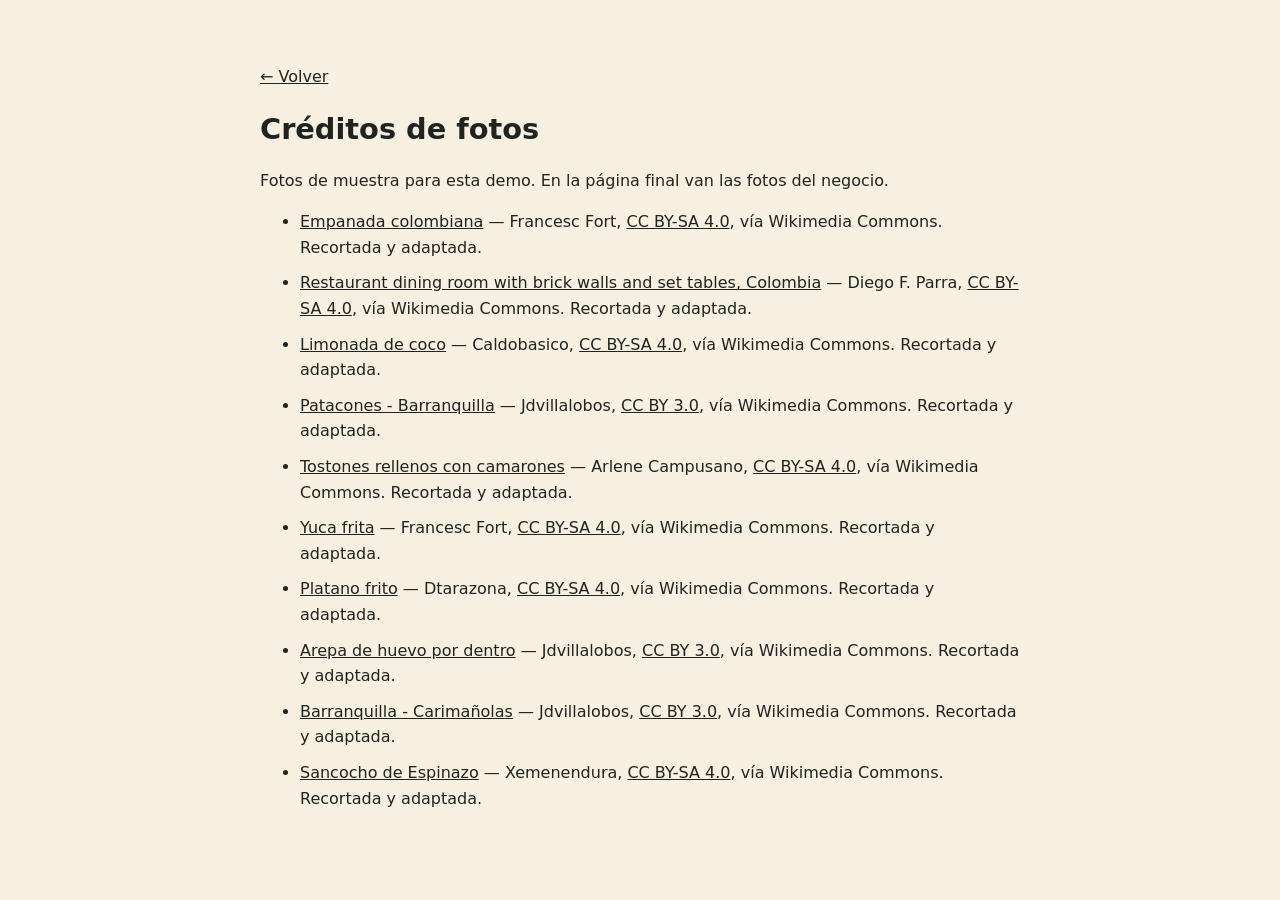
<file: demo/restaurante/creditos.html>
<!doctype html><html lang="es"><head><meta charset="utf-8"><meta name="viewport" content="width=device-width, initial-scale=1"><title>Créditos de fotos · La Ceiba</title><meta name="robots" content="noindex"><link rel="icon" href="favicon.svg">
<style>body{margin:0;background:#f7efe0;color:#1f2420;font:16px/1.6 system-ui,sans-serif}main{max-width:760px;margin:0 auto;padding:48px 20px}h1{font-size:1.8rem;margin:0 0 8px}li{margin:10px 0}a{color:inherit}</style></head>
<body><main><p><a href="./">← Volver</a></p><h1>Créditos de fotos</h1><p>Fotos de muestra para esta demo. En la página final van las fotos del negocio.</p><ul><li><a href="https://commons.wikimedia.org/wiki/File:Empanada_colombiana.jpg">Empanada colombiana</a> — Francesc Fort, <a href="https://creativecommons.org/licenses/by-sa/4.0">CC BY-SA 4.0</a>, vía Wikimedia Commons. Recortada y adaptada.</li><li><a href="https://commons.wikimedia.org/wiki/File:Restaurant_dining_room_with_brick_walls_and_set_tables,_Colombia.jpg">Restaurant dining room with brick walls and set tables, Colombia</a> — Diego F. Parra, <a href="https://creativecommons.org/licenses/by-sa/4.0">CC BY-SA 4.0</a>, vía Wikimedia Commons. Recortada y adaptada.</li><li><a href="https://commons.wikimedia.org/wiki/File:Limonada_de_coco.jpg">Limonada de coco</a> — Caldobasico, <a href="https://creativecommons.org/licenses/by-sa/4.0">CC BY-SA 4.0</a>, vía Wikimedia Commons. Recortada y adaptada.</li><li><a href="https://commons.wikimedia.org/wiki/File:Patacones_-_Barranquilla.jpg">Patacones - Barranquilla</a> — Jdvillalobos, <a href="https://creativecommons.org/licenses/by/3.0">CC BY 3.0</a>, vía Wikimedia Commons. Recortada y adaptada.</li><li><a href="https://commons.wikimedia.org/wiki/File:Tostones_rellenos_con_camarones.jpg">Tostones rellenos con camarones</a> — Arlene Campusano, <a href="https://creativecommons.org/licenses/by-sa/4.0">CC BY-SA 4.0</a>, vía Wikimedia Commons. Recortada y adaptada.</li><li><a href="https://commons.wikimedia.org/wiki/File:Yuca_frita.jpg">Yuca frita</a> — Francesc Fort, <a href="https://creativecommons.org/licenses/by-sa/4.0">CC BY-SA 4.0</a>, vía Wikimedia Commons. Recortada y adaptada.</li><li><a href="https://commons.wikimedia.org/wiki/File:Platano_frito.JPG">Platano frito</a> — Dtarazona, <a href="https://creativecommons.org/licenses/by-sa/4.0">CC BY-SA 4.0</a>, vía Wikimedia Commons. Recortada y adaptada.</li><li><a href="https://commons.wikimedia.org/wiki/File:Arepa_de_huevo_por_dentro.jpg">Arepa de huevo por dentro</a> — Jdvillalobos, <a href="https://creativecommons.org/licenses/by/3.0">CC BY 3.0</a>, vía Wikimedia Commons. Recortada y adaptada.</li><li><a href="https://commons.wikimedia.org/wiki/File:Barranquilla_-_Carima%C3%B1olas.jpg">Barranquilla - Carimañolas</a> — Jdvillalobos, <a href="https://creativecommons.org/licenses/by/3.0">CC BY 3.0</a>, vía Wikimedia Commons. Recortada y adaptada.</li><li><a href="https://commons.wikimedia.org/wiki/File:Sancocho_de_Espinazo.jpg">Sancocho de Espinazo</a> — Xemenendura, <a href="https://creativecommons.org/licenses/by-sa/4.0">CC BY-SA 4.0</a>, vía Wikimedia Commons. Recortada y adaptada.</li></ul></main></body></html>
</file>
<file: assets/fuentes.css>
@font-face {
  font-family: 'Manrope';
  font-style: normal;
  font-weight: 400;
  font-display: swap;
  src: url(fuentes/manrope-0.woff2) format('woff2');
  unicode-range: U+0000-00FF, U+0131, U+0152-0153, U+02BB-02BC, U+02C6, U+02DA, U+02DC, U+0304, U+0308, U+0329, U+2000-206F, U+20AC, U+2122, U+2191, U+2193, U+2212, U+2215, U+FEFF, U+FFFD;
}
@font-face {
  font-family: 'Manrope';
  font-style: normal;
  font-weight: 500;
  font-display: swap;
  src: url(fuentes/manrope-0.woff2) format('woff2');
  unicode-range: U+0000-00FF, U+0131, U+0152-0153, U+02BB-02BC, U+02C6, U+02DA, U+02DC, U+0304, U+0308, U+0329, U+2000-206F, U+20AC, U+2122, U+2191, U+2193, U+2212, U+2215, U+FEFF, U+FFFD;
}
@font-face {
  font-family: 'Manrope';
  font-style: normal;
  font-weight: 700;
  font-display: swap;
  src: url(fuentes/manrope-0.woff2) format('woff2');
  unicode-range: U+0000-00FF, U+0131, U+0152-0153, U+02BB-02BC, U+02C6, U+02DA, U+02DC, U+0304, U+0308, U+0329, U+2000-206F, U+20AC, U+2122, U+2191, U+2193, U+2212, U+2215, U+FEFF, U+FFFD;
}
@font-face {
  font-family: 'Unbounded';
  font-style: normal;
  font-weight: 600;
  font-display: swap;
  src: url(fuentes/unbounded-1.woff2) format('woff2');
  unicode-range: U+0000-00FF, U+0131, U+0152-0153, U+02BB-02BC, U+02C6, U+02DA, U+02DC, U+0304, U+0308, U+0329, U+2000-206F, U+20AC, U+2122, U+2191, U+2193, U+2212, U+2215, U+FEFF, U+FFFD;
}
@font-face {
  font-family: 'Unbounded';
  font-style: normal;
  font-weight: 800;
  font-display: swap;
  src: url(fuentes/unbounded-1.woff2) format('woff2');
  unicode-range: U+0000-00FF, U+0131, U+0152-0153, U+02BB-02BC, U+02C6, U+02DA, U+02DC, U+0304, U+0308, U+0329, U+2000-206F, U+20AC, U+2122, U+2191, U+2193, U+2212, U+2215, U+FEFF, U+FFFD;
}
</file>
<file: estilos.css>
/* Seraphix · tokens */
:root {
  --noche: #0a0a0a;
  --noche-2: #131210;
  --noche-3: #1c1a16;
  --linea: #2c2922;
  --hueso: #f4efe4;
  --niebla: #b3ab9b;
  --oro: #d4a64a;
  --oro-claro: #ffe29a;
  --oro-oscuro: #a8741a;
  --oro-grad: linear-gradient(120deg, var(--oro-oscuro), var(--oro-claro));

  --f-display: "Unbounded", system-ui, sans-serif;
  --f-texto: "Manrope", system-ui, sans-serif;

  --ancho: 1120px;
  --borde: 16px;
  --gutter: clamp(16px, 4vw, 40px);
  --espacio: clamp(72px, 10vw, 128px);
}

*, *::before, *::after { box-sizing: border-box; }
html { scroll-behavior: smooth; }
body {
  margin: 0;
  background: var(--noche);
  color: var(--hueso);
  font: 400 1rem/1.6 var(--f-texto);
  -webkit-font-smoothing: antialiased;
  overflow-x: hidden;
}
img { max-width: 100%; height: auto; display: block; }
/* Tracking según tamaño: más cerrado cuanto más grande es el texto (Apple, "Details of UI Typography") */
h1, h2, h3 { font-family: var(--f-display); line-height: 1.12; margin: 0; letter-spacing: -0.015em; }
h3 { letter-spacing: -0.005em; line-height: 1.2; }
p { margin: 0; }
a { color: inherit; }
:focus-visible { outline: 2px solid var(--oro-claro); outline-offset: 3px; border-radius: 4px; }

.saltar {
  position: absolute; left: -999px; top: 8px; z-index: 50;
  background: var(--oro); color: var(--noche); padding: 8px 14px; border-radius: 8px;
}
.saltar:focus { left: 8px; }

.oro {
  background: var(--oro-grad);
  -webkit-background-clip: text; background-clip: text;
  color: transparent;
}
.eyebrow {
  font: 700 0.78rem/1 var(--f-texto);
  letter-spacing: 0.22em; text-transform: uppercase;
  color: var(--oro);
  margin-bottom: 16px;
}

/* Botones */
.boton {
  display: inline-flex; align-items: center; justify-content: center;
  min-height: 48px; padding: 0 24px; border-radius: 999px;
  font: 700 0.95rem/1 var(--f-texto); text-decoration: none;
  transition: transform .1s ease-out, filter .18s ease-out, background-color .18s ease-out, border-color .18s ease-out;
  -webkit-tap-highlight-color: transparent;
}
/* La respuesta va en el momento de presionar, no al soltar */
.boton:active { transform: scale(0.97); }
.boton--oro { background: var(--oro-grad); color: #1a1406; }
.boton--borde { border: 1px solid #4a4436; color: var(--hueso); }
@media (hover: hover) {
  .boton--oro:hover { filter: brightness(1.06); }
  .boton--borde:hover { border-color: var(--oro); background-color: rgb(212 166 74 / .06); }
}
.boton--grande { min-height: 58px; padding: 0 36px; font-size: 1.05rem; }

/* Cabecera */
.cabecera {
  position: sticky; top: 0; z-index: 20;
  display: flex; align-items: center; gap: 24px;
  padding: 14px var(--gutter);
  background: rgb(10 10 10 / 0.82);
  backdrop-filter: blur(12px);
  border-bottom: 1px solid rgb(255 255 255 / 0.05);
}
.cabecera__logo img { width: 140px; }
.cabecera__nav { display: none; gap: 28px; margin-left: auto; }
.cabecera__nav a { text-decoration: none; color: var(--niebla); font-weight: 500; font-size: .95rem; }
.cabecera__nav a:hover { color: var(--hueso); }
.cabecera > .boton { margin-left: auto; min-height: 40px; padding: 0 18px; }
@media (min-width: 860px) {
  .cabecera__nav { display: flex; }
  .cabecera > .boton { margin-left: 8px; }
  .cabecera__logo img { width: 168px; }
}

/* Hero */
.hero {
  position: relative; isolation: isolate;
  min-height: min(88dvh, 820px);
  display: grid; align-items: center;
  padding: 64px 0 72px;
  overflow: hidden;
}
.hero::before {
  content: ""; position: absolute; inset: 0; z-index: -2;
  background:
    radial-gradient(60% 50% at 85% 10%, rgb(212 166 74 / 0.16), transparent 70%),
    radial-gradient(50% 60% at 0% 100%, rgb(168 116 26 / 0.10), transparent 70%);
}
.hero__estela {
  position: absolute; z-index: -1; left: 0; top: 4%;
  width: 100%; height: 62%;
  animation: estela 1.1s cubic-bezier(.2,.8,.2,1) both;
}
@keyframes estela { from { opacity: 0; transform: translateX(-6%); } to { opacity: 1; transform: none; } }
.hero__contenido { max-width: var(--ancho); margin: 0 auto; width: 100%; padding: 0 var(--gutter); }
.hero h1 {
  font-weight: 800;
  font-size: clamp(2.2rem, 6vw, 4.5rem);
  line-height: 1.04;
  letter-spacing: -0.03em;
  max-width: 14ch;
  margin-bottom: 24px;
}
.hero__sub { max-width: 54ch; color: var(--niebla); font-size: clamp(1.05rem, 1.6vw, 1.2rem); }
.hero__sub strong { color: var(--hueso); font-weight: 700; }
.hero__acciones { display: flex; flex-wrap: wrap; gap: 12px; margin: 32px 0 28px; }
.hero__garantias {
  list-style: none; padding: 0; margin: 0;
  display: flex; flex-wrap: wrap; gap: 10px 24px;
  color: var(--niebla); font-size: .92rem;
}
.hero__garantias li::before { content: "✦"; color: var(--oro); margin-right: 8px; }

/* Secciones */
.seccion { max-width: var(--ancho); margin: 0 auto; padding: var(--espacio) var(--gutter) 0; }
.seccion > h2 { font-size: clamp(1.7rem, 3.6vw, 2.6rem); line-height: 1.08; letter-spacing: -0.025em; max-width: 22ch; margin-bottom: 48px; }
.lanzamiento { color: var(--oro); font-weight: 700; margin: -32px 0 40px; }

.lista { list-style: none; padding: 0; margin: 16px 0 0; display: grid; gap: 8px; color: var(--niebla); }
.lista li { padding-left: 22px; position: relative; }
.lista li::before {
  content: ""; position: absolute; left: 2px; top: .62em;
  width: 8px; height: 8px; transform: rotate(45deg);
  background: var(--oro);
}

/* Servicios: filas, no tarjetas */
.servicios { list-style: none; padding: 0; margin: 0; border-top: 1px solid var(--linea); }
.servicio {
  display: grid; gap: 12px 32px;
  padding: 32px 0; border-bottom: 1px solid var(--linea);
}
.servicio__num {
  /* Numeración en línea fina: el oro sólido se reserva para lo que se puede tocar */
  font: 800 clamp(2.4rem, 6vw, 4rem)/1 var(--f-display);
  color: transparent; -webkit-text-stroke: 1px var(--oro-oscuro);
}
.servicio h3 { font-size: clamp(1.3rem, 2.6vw, 1.75rem); margin-bottom: 8px; }
.servicio p { color: var(--niebla); max-width: 52ch; }
.servicio__ejemplos { margin-top: 14px; font-size: .95rem; color: var(--niebla); }
.servicio__ejemplos a { color: var(--oro-claro); text-underline-offset: 3px; }
.servicio__precio { color: var(--niebla); font-size: .95rem; }
.servicio__precio strong { color: var(--hueso); font: 600 1.35rem var(--f-display); }
.etiqueta {
  display: inline-block; vertical-align: middle; margin-left: 8px;
  font: 700 .7rem/1 var(--f-texto); letter-spacing: .1em; text-transform: uppercase;
  padding: 6px 10px; border-radius: 999px; border: 1px solid var(--oro); color: var(--oro);
}
@media (min-width: 860px) {
  .servicio { grid-template-columns: 140px 1fr 200px; align-items: start; }
  .servicio__precio { text-align: right; padding-top: 6px; }
}

/* Caso real */
.caso { display: grid; gap: 48px; align-items: center; }
.caso h2 { font-size: clamp(1.6rem, 3.6vw, 2.5rem); margin-bottom: 32px; }
.caso__pasos { margin: 0; display: grid; gap: 20px; }
.caso__pasos div { border-left: 2px solid var(--oro); padding-left: 18px; }
.caso__pasos dt { font: 600 .9rem var(--f-display); color: var(--hueso); margin-bottom: 4px; }
.caso__pasos dd { margin: 0; color: var(--niebla); }
.caso__telefono {
  margin: 0 auto; width: min(300px, 78vw);
  padding: 10px; border-radius: 44px;
  background: linear-gradient(160deg, #3a3326, #121110);
  box-shadow: 0 40px 80px -30px rgb(212 166 74 / .35), 0 0 0 1px #4a4436;
  transform: rotate(-3deg);
}
.caso__telefono img { border-radius: 34px; }
@media (min-width: 860px) { .caso { grid-template-columns: 1.15fr .85fr; } }

/* Proceso */
.proceso {
  list-style: none; padding: 0; margin: 0;
  display: grid; gap: 16px; counter-reset: paso;
}
.proceso li {
  background: var(--noche-2); border: 1px solid var(--linea); border-radius: var(--borde);
  padding: 24px;
}
.proceso b {
  display: inline-grid; place-items: center; width: 36px; height: 36px; border-radius: 50%;
  border: 1px solid var(--oro-oscuro); color: var(--oro); font: 600 .9rem var(--f-display); margin-bottom: 16px;
}
.proceso h3 { font-size: 1.1rem; margin-bottom: 6px; }
.proceso p { color: var(--niebla); font-size: .95rem; }
@media (min-width: 700px) { .proceso { grid-template-columns: repeat(2, 1fr); } }
@media (min-width: 1000px) { .proceso { grid-template-columns: repeat(4, 1fr); } }

/* Precios */
.planes { display: grid; gap: 20px; align-items: stretch; }
.plan {
  position: relative; display: flex; flex-direction: column;
  background: var(--noche-2); border: 1px solid var(--linea); border-radius: 20px;
  padding: 32px 28px;
}
.plan h3 { font-size: 1.2rem; margin-bottom: 18px; }
.plan__precio { font: 800 clamp(1.8rem, 3.4vw, 2.3rem)/1.1 var(--f-display); }
.plan__precio span { display: block; font: 500 .85rem var(--f-texto); color: var(--niebla); margin-top: 6px; }
.plan__mes { color: var(--hueso); font-weight: 600; font-size: .92rem; margin-top: 10px; }
.plan__anio { color: var(--niebla); font-size: .85rem; margin-top: 4px; }
.plan .lista { margin: 22px 0 28px; flex: 1; }
.plan .boton { width: 100%; }
.plan--destacado {
  border-color: transparent;
  background:
    linear-gradient(var(--noche-3), var(--noche-3)) padding-box,
    var(--oro-grad) border-box;
  border: 1.5px solid transparent;
}
.plan__cinta {
  position: absolute; top: -13px; left: 28px;
  background: var(--oro-grad); color: #1a1406;
  font: 700 .75rem/1 var(--f-texto); letter-spacing: .08em; text-transform: uppercase;
  padding: 7px 12px; border-radius: 999px;
}
@media (min-width: 900px) {
  .planes { grid-template-columns: repeat(3, 1fr); }
  .plan--destacado { transform: translateY(-12px); }
}

.planes__nota { color: var(--niebla); font-size: .9rem; margin-top: 24px; }
.planes__nota a { color: var(--oro); }

/* Preguntas */
.faq { display: grid; gap: 12px; max-width: 820px; }
.faq details { background: var(--noche-2); border: 1px solid var(--linea); border-radius: 14px; padding: 0 22px; }
.faq summary {
  cursor: pointer; list-style: none; padding: 20px 28px 20px 0; position: relative;
  font: 600 1.02rem var(--f-texto);
}
.faq summary::-webkit-details-marker { display: none; }
.faq summary::after {
  content: "+"; position: absolute; right: 0; top: 50%; transform: translateY(-50%);
  font: 600 1.4rem var(--f-display); color: var(--oro); transition: transform .2s ease-out;
}
.faq details[open] summary::after { transform: translateY(-50%) rotate(45deg); }
.faq details p { padding: 0 0 20px; color: var(--niebla); }

/* CTA final */
.final {
  margin: var(--espacio) var(--gutter) 0;
  max-width: var(--ancho); margin-inline: auto;
  text-align: center;
  padding: clamp(56px, 8vw, 96px) var(--gutter);
  border-radius: 28px;
  background:
    radial-gradient(70% 90% at 50% 0%, rgb(212 166 74 / .22), transparent 70%),
    var(--noche-2);
  border: 1px solid var(--linea);
}
.final h2 { font-size: clamp(1.8rem, 4.2vw, 2.8rem); line-height: 1.08; letter-spacing: -0.025em; max-width: 18ch; margin: 0 auto 18px; }
.final p { color: var(--niebla); max-width: 48ch; margin: 0 auto 32px; }
.final p.final__quien { margin: 28px auto 0; font-size: .92rem; max-width: 52ch; }
@media (max-width: 1160px) { .final { margin-inline: var(--gutter); } }

/* Pie */
.pie {
  max-width: var(--ancho); margin: 0 auto;
  padding: 56px var(--gutter) 96px;
  display: flex; flex-wrap: wrap; align-items: center; gap: 12px 24px;
  color: var(--niebla); font-size: .9rem;
}
.pie__legal { margin-left: auto; }
.pie a { text-decoration: underline; text-underline-offset: 3px; text-decoration-color: var(--linea); }
.pie a:hover { color: var(--hueso); text-decoration-color: currentColor; }

/* WhatsApp flotante */
.wa-flotante {
  position: fixed; right: 18px; bottom: 18px; z-index: 30;
  width: 58px; height: 58px; border-radius: 50%;
  display: grid; place-items: center;
  background: #25d366; color: #fff;
  box-shadow: 0 12px 30px -8px rgb(0 0 0 / .6);
  transition: transform .1s ease-out;
  -webkit-tap-highlight-color: transparent;
}
.wa-flotante:active { transform: scale(0.94); }
@media (hover: hover) { .wa-flotante:hover { filter: brightness(1.05); } }

@media (prefers-reduced-motion: reduce) {
  html { scroll-behavior: auto; }
  *, *::before, *::after { animation: none !important; transition: none !important; }
}
</file>
<file: v2/v2.css>
/* Seraphix v2 · versión animada (borrador) */
:root {
  --noche: #070707;
  --noche-2: #100f0d;
  --noche-3: #191714;
  --linea: #2a2720;
  --hueso: #f4efe4;
  --niebla: #b3ab9b;
  --oro: #d4a64a;
  --oro-claro: #ffe29a;
  --oro-oscuro: #a8741a;
  --oro-grad: linear-gradient(120deg, var(--oro-oscuro), var(--oro-claro));

  --f-display: "Unbounded", system-ui, sans-serif;
  --f-texto: "Manrope", system-ui, sans-serif;

  --ancho: 1180px;
  --gutter: clamp(16px, 4vw, 40px);
  --espacio: clamp(88px, 12vw, 160px);
  --radio: 18px;
  --suave: cubic-bezier(.2, .7, .2, 1);
}

*, *::before, *::after { box-sizing: border-box; }
html { scroll-behavior: smooth; scroll-padding-top: 80px; }
body {
  margin: 0;
  background: var(--noche);
  color: var(--hueso);
  font: 400 1rem/1.65 var(--f-texto);
  -webkit-font-smoothing: antialiased;
  overflow-x: hidden;
}
img { max-width: 100%; height: auto; display: block; }
h1, h2, h3 { font-family: var(--f-display); line-height: 1.1; margin: 0; letter-spacing: -0.02em; font-weight: 600; }
h3 { letter-spacing: -0.005em; line-height: 1.2; }
p { margin: 0; }
a { color: inherit; }
:focus-visible { outline: 2px solid var(--oro-claro); outline-offset: 3px; border-radius: 4px; }

.saltar { position: absolute; left: 12px; top: -60px; z-index: 50; background: var(--oro-claro); color: #111;
  padding: 10px 16px; border-radius: 8px; font-weight: 700; text-decoration: none; }
.saltar:focus { top: 12px; }

.envoltura { width: min(var(--ancho), 100% - 2 * var(--gutter)); margin-inline: auto; }
.oro { background: var(--oro-grad); -webkit-background-clip: text; background-clip: text; color: transparent; }
.eyebrow { font: 600 .78rem/1 var(--f-texto); letter-spacing: .22em; text-transform: uppercase; color: var(--oro); margin-bottom: 20px; }

/* Botones */
.boton {
  display: inline-flex; align-items: center; justify-content: center; gap: 8px;
  min-height: 48px; padding: 0 24px; border-radius: 999px;
  font: 700 .95rem/1 var(--f-texto); text-decoration: none; white-space: nowrap;
  transition: transform .25s var(--suave), background-color .25s, border-color .25s, color .25s, box-shadow .25s;
}
.boton:hover { transform: translateY(-2px); }
.boton:active { transform: translateY(0) scale(.98); }
.boton--oro { background: var(--oro-grad); color: #141006; box-shadow: 0 0 0 0 rgba(255, 226, 154, 0); }
.boton--oro:hover { box-shadow: 0 10px 34px -10px rgba(255, 210, 120, .55); }
.boton--borde { border: 1px solid rgba(244, 239, 228, .25); color: var(--hueso); background: rgba(255, 255, 255, .02); }
.boton--borde:hover { border-color: var(--oro); color: var(--oro-claro); }
.boton--chico { min-height: 44px; padding: 0 18px; }
.boton--grande { min-height: 58px; padding: 0 34px; font-size: 1.05rem; }

/* Cabecera */
.cabecera {
  position: fixed; inset: 0 0 auto; z-index: 20;
  display: flex; align-items: center; justify-content: space-between; gap: 24px;
  padding: 14px var(--gutter);
  transition: background-color .3s, backdrop-filter .3s, border-color .3s;
  border-bottom: 1px solid transparent;
}
.cabecera.con-fondo { background: rgba(7, 7, 7, .72); backdrop-filter: blur(14px); -webkit-backdrop-filter: blur(14px); border-color: rgba(255, 255, 255, .06); }
.cabecera__logo img { width: 140px; height: auto; }
.cabecera__nav { display: flex; gap: 6px; padding: 5px; border-radius: 999px; border: 1px solid rgba(255, 255, 255, .08); background: rgba(16, 15, 13, .6); }
.cabecera__nav a { text-decoration: none; font-size: .9rem; color: var(--niebla); padding: 8px 16px; border-radius: 999px; transition: color .2s, background-color .2s; }
.cabecera__nav a:hover { color: var(--hueso); background: rgba(255, 255, 255, .06); }

/* HERO */
.hero {
  position: relative; min-height: 100svh; display: grid; align-content: center; justify-items: center;
  padding: 110px var(--gutter) 90px; text-align: center; overflow: hidden; isolation: isolate;
}
.hero__luz {
  position: absolute; inset: -20% 0 auto; height: 90%; z-index: -1; pointer-events: none;
  background:
    radial-gradient(45% 50% at 50% 30%, rgba(212, 166, 74, .16), transparent 70%),
    radial-gradient(30% 35% at 78% 18%, rgba(255, 226, 154, .08), transparent 70%);
}
.hero__marca { position: relative; width: min(820px, 100%); aspect-ratio: 6845 / 1450; margin-bottom: clamp(24px, 4vw, 44px); }
.hero__marca img { position: absolute; inset: 0; width: 100%; height: 100%; object-fit: contain; }
/* Capas del revelado: base apagada, logo en oro (enmascarado por el haz) y brillo metálico final.
   Sin JS solo se ve el logo en oro; el JS añade .revelando mientras dura la animación (~3,6 s). */
.hero__logo-base { filter: brightness(.16) saturate(.4); opacity: 0; }
.hero__logo-brillo { filter: brightness(0) invert(.96) sepia(.25); opacity: 0; }
.hero__marca.revelando .hero__logo-base { opacity: 1; }
.hero__haz {
  position: absolute; z-index: 3; top: 50%; left: -20%; width: 46%; height: 260%; pointer-events: none; opacity: 0;
  transform: translate(-50%, -50%);
  background: radial-gradient(ellipse at center, rgba(255, 226, 154, .32), rgba(212, 166, 74, .10) 40%, transparent 68%);
}
/* Resplandor de oro que respira detrás del logo (solo transform, sin filtros) */
.hero__aura { position: absolute; inset: -90% -15%; z-index: -1; pointer-events: none; opacity: .55; }
.mancha { position: absolute; border-radius: 50%; }
.m1 { width: 70%; aspect-ratio: 1.6; left: 8%; top: 18%; background: radial-gradient(closest-side, rgba(212, 166, 74, .42), rgba(168, 116, 26, .16) 55%, transparent); animation: deriva1 11s ease-in-out infinite alternate; }
.m2 { width: 55%; aspect-ratio: 1.4; right: 4%; top: 30%; background: radial-gradient(closest-side, rgba(255, 226, 154, .26), rgba(212, 166, 74, .10) 55%, transparent); animation: deriva2 14s ease-in-out infinite alternate; }
.m3 { width: 60%; aspect-ratio: 2; left: 22%; bottom: 6%; background: radial-gradient(closest-side, rgba(168, 116, 26, .30), transparent); animation: deriva1 17s ease-in-out infinite alternate-reverse; }
@keyframes deriva1 { from { transform: translate(-6%, -4%) scale(1); } to { transform: translate(8%, 6%) scale(1.15); } }
@keyframes deriva2 { from { transform: translate(5%, 4%) scale(1.1); } to { transform: translate(-8%, -6%) scale(.95); } }
.hero__contenido { max-width: 860px; display: grid; justify-items: center; }
.hero h1 { font-size: clamp(2rem, 4.6vw, 3.6rem); text-wrap: balance; }
.hero__sub { margin-top: 22px; max-width: 640px; color: var(--niebla); font-size: clamp(1rem, 1.6vw, 1.12rem); text-wrap: pretty; }
.hero__sub strong { color: var(--hueso); font-weight: 600; }
.hero__acciones { display: flex; flex-wrap: wrap; justify-content: center; gap: 12px; margin-top: 32px; }
.hero__garantias { list-style: none; padding: 0; margin: 30px 0 0; display: flex; flex-wrap: wrap; justify-content: center; gap: 10px 26px; font-size: .88rem; color: var(--niebla); }
.hero__garantias li::before { content: "✦"; color: var(--oro); margin-right: 8px; font-size: .7em; vertical-align: 2px; }
.hero__bajar { position: absolute; bottom: 22px; left: 50%; translate: -50% 0; width: 44px; height: 44px; display: grid; place-items: center; }
.hero__bajar span { width: 1px; height: 34px; background: linear-gradient(var(--oro), transparent); position: relative; overflow: hidden; }
.hero__bajar span::after { content: ""; position: absolute; inset: 0; background: var(--oro-claro); animation: bajar 2.4s var(--suave) infinite; }
@keyframes bajar { from { transform: translateY(-100%); } to { transform: translateY(100%); } }

/* Entrada del hero (una vez al cargar), solo CSS: no depende de JS */
[data-entra] { animation: entra .9s var(--suave) both; }
[data-entra="2"] { animation-delay: .12s; }
[data-entra="3"] { animation-delay: .24s; }
[data-entra="4"] { animation-delay: .36s; }
[data-entra="5"] { animation-delay: .48s; }
@keyframes entra { from { opacity: 0; transform: translateY(18px); } to { opacity: 1; transform: none; } }

/* Secciones */
.seccion { padding-block: var(--espacio); overflow-x: clip; }
.seccion h2 { font-size: clamp(1.7rem, 3.6vw, 2.9rem); max-width: 22ch; text-wrap: balance; }
.lista { list-style: none; padding: 0; margin: 18px 0 0; display: grid; gap: 8px; color: var(--niebla); }
.lista li { padding-left: 22px; position: relative; }
.lista li::before { content: ""; position: absolute; left: 0; top: .72em; width: 10px; height: 1px; background: var(--oro); }

/* Servicios */
.servicios { list-style: none; padding: 0; margin: clamp(48px, 7vw, 88px) 0 0; display: grid; gap: clamp(56px, 8vw, 120px); }
.servicio { display: grid; grid-template-columns: 1.05fr 1fr; gap: clamp(28px, 5vw, 80px); align-items: center; }
.servicio:nth-child(even) .servicio__visual { order: 2; }
.servicio__visual {
  position: relative; aspect-ratio: 4 / 3; border-radius: var(--radio); overflow: hidden;
  background: radial-gradient(80% 80% at 50% 40%, #15130f, #0b0a09);
  border: 1px solid var(--linea);
}
.servicio__visual::after { content: ""; position: absolute; inset: 0; border-radius: inherit; pointer-events: none;
  box-shadow: inset 0 0 80px rgba(0, 0, 0, .7); }
/* Dibujos de líneas en oro: se trazan una vez al llegar (.dibujado); sin JS se ven completos */
.dibujo { width: 100%; height: 100%; display: block; overflow: visible; }
.d-trazo { fill: none; stroke: var(--oro-claro); stroke-width: 2.2; stroke-linecap: round; stroke-linejoin: round;
  stroke-dasharray: 1 1.01; stroke-dashoffset: 1.01; transition: stroke-dashoffset 1.2s var(--suave) var(--r, 0s); }
.d-tenue { stroke: var(--oro); opacity: .5; }
.d-grueso { stroke: var(--hueso); stroke-width: 9; opacity: .85; }
.d-linea { stroke-width: 3; transition-duration: 1.4s; }
.d-oro, .d-oro circle { fill: var(--oro); }
.d-claro { fill: var(--oro-claro); }
.d-aparece { opacity: 0; transform: translateY(10px) scale(.92); transform-box: fill-box; transform-origin: center;
  transition: opacity .5s ease var(--r, 0s), transform .7s var(--suave) var(--r, 0s); }
.d-barra { transform: scaleY(0); transform-box: fill-box; transform-origin: 50% 100%; transition: transform .9s var(--suave) var(--r, 0s); }
.d-anillo { fill: none; stroke: var(--oro-claro); stroke-width: 2; opacity: 0; transform-box: fill-box; transform-origin: center; }
.d-burbuja { fill: rgba(244, 239, 228, .03); stroke: var(--oro); stroke-width: 2; stroke-linejoin: round; }
.d-burbuja--oro { fill: rgba(212, 166, 74, .14); stroke: var(--oro-claro); }
.d-linea-txt { fill: none; stroke: var(--niebla); stroke-width: 6; stroke-linecap: round; opacity: .55; }
.d-linea-txt--oro { stroke: var(--oro-claro); opacity: .7; }
.d-escribe circle { transform-box: fill-box; transform-origin: center; }
.dibujado .d-trazo, html:not(.js) .d-trazo { stroke-dashoffset: 0; }
.dibujado .d-aparece, html:not(.js) .d-aparece { opacity: 1; transform: none; }
.dibujado .d-barra, html:not(.js) .d-barra { transform: none; }
.dibujado .d-luz { animation: barrido 1.6s var(--suave) 1.8s both; }
.dibujado .d-anillo { animation: anillo 1.4s ease-out 2.2s 2 both; }
.dibujado .d-escribe circle { animation: salta .8s ease-in-out 2s 3 both; }
.dibujado .d-escribe circle:nth-child(2) { animation-delay: 2.15s; }
.dibujado .d-escribe circle:nth-child(3) { animation-delay: 2.3s; }
@keyframes barrido { from { transform: translateX(0); } to { transform: translateX(560px); } }
@keyframes anillo { from { opacity: .8; transform: scale(1); } to { opacity: 0; transform: scale(3.2); } }
@keyframes salta { 0%, 100% { transform: none; opacity: .55; } 40% { transform: translateY(-6px); opacity: 1; } }
.servicio__num { display: block; font: 600 .82rem/1 var(--f-display); color: var(--oro); letter-spacing: .1em; margin-bottom: 16px; }
.servicio h3 { font-size: clamp(1.5rem, 2.6vw, 2.1rem); }
.servicio__texto > p:not(.servicio__precio):not(.servicio__ejemplos) { margin-top: 14px; color: var(--niebla); max-width: 46ch; }
.servicio__ejemplos { margin-top: 18px; font-size: .95rem; color: var(--niebla); }
.servicio__ejemplos a { color: var(--oro-claro); text-underline-offset: 4px; text-decoration-thickness: 1px; }
.servicio__precio { margin-top: 22px; padding-top: 16px; border-top: 1px solid var(--linea); color: var(--niebla); font-size: .95rem; }
.servicio__precio strong { color: var(--hueso); font: 600 1.25rem/1 var(--f-display); }
.etiqueta { display: inline-block; vertical-align: middle; margin-left: 8px; font: 700 .78rem/1 var(--f-texto); letter-spacing: .08em; text-transform: uppercase;
  padding: 6px 10px; border-radius: 999px; border: 1px solid var(--oro); color: var(--oro-claro); }

/* Caso real */
.caso { background: linear-gradient(180deg, var(--noche), var(--noche-2) 30%, var(--noche-2) 70%, var(--noche)); }
.caso__rejilla { display: grid; grid-template-columns: 1.2fr .8fr; gap: clamp(32px, 6vw, 96px); align-items: center; }
.caso__pasos { margin: 40px 0 0; display: grid; gap: 0; }
.caso__pasos div { display: grid; grid-template-columns: 150px 1fr; gap: 20px; padding: 20px 0; border-top: 1px solid var(--linea); }
.caso__pasos dt { font: 600 .85rem/1.5 var(--f-display); color: var(--oro); }
.caso__pasos dd { margin: 0; color: var(--niebla); }
.caso__telefono { margin: 0; justify-self: center; position: relative; width: min(320px, 100%); }
.caso__telefono::before { content: ""; position: absolute; inset: 8% -18% 0; background: radial-gradient(closest-side, rgba(212, 166, 74, .28), transparent); filter: blur(20px); z-index: -1; }
.caso__telefono img { border-radius: 34px; border: 6px solid #1d1b17; box-shadow: 0 40px 80px -30px rgba(0, 0, 0, .9); }

/* Proceso */
.proceso { list-style: none; padding: 0; margin: clamp(48px, 7vw, 80px) 0 0; display: grid; grid-template-columns: repeat(4, 1fr); gap: 16px; counter-reset: paso; }
.proceso li { position: relative; padding: 28px 24px 30px; border-radius: var(--radio); border: 1px solid var(--linea); background: var(--noche-2);
  transition: border-color .4s, transform .3s var(--suave); }
.proceso li:hover { transform: translateY(-2px); border-color: rgba(212, 166, 74, .5); }
.proceso b { position: absolute; top: 24px; right: 24px; font: 600 .8rem/1 var(--f-display); color: var(--niebla); }
.proceso h3 { font-size: 1.15rem; margin-top: 22px; }
.proceso p { margin-top: 10px; color: var(--niebla); font-size: .95rem; }
.icono { width: 64px; height: 64px; overflow: visible; }
.icono__puntos circle { fill: var(--oro); transition: transform .7s var(--suave), opacity .6s; transform-box: fill-box; transform-origin: center; }
.icono__trazo { fill: none; stroke: var(--oro-claro); stroke-width: 2.2; stroke-linecap: round; stroke-linejoin: round;
  stroke-dasharray: 1 1.01; stroke-dashoffset: 1.01; transition: stroke-dashoffset 1.1s var(--suave) .15s; }
.icono__relleno > * { fill: var(--oro); opacity: 0; transform: scale(.4); transform-box: fill-box; transform-origin: center;
  transition: opacity .5s .7s, transform .6s var(--suave) .7s; }
.proceso li.formado .icono__puntos circle { transform: scale(0); opacity: 0; }
.proceso li.formado .icono__trazo { stroke-dashoffset: 0; }
.proceso li.formado .icono__relleno > * { opacity: 1; transform: none; }
.proceso li.formado { border-color: rgba(212, 166, 74, .35); }
/* Sin JS, los iconos se ven formados */
html:not(.js) .icono__puntos { display: none; }
html:not(.js) .icono__trazo { stroke-dashoffset: 0; }
html:not(.js) .icono__relleno > * { opacity: 1; transform: none; }

/* Precios */
.lanzamiento { margin-top: 28px; display: inline-block; padding: 12px 18px; border-radius: 12px; border: 1px solid rgba(212, 166, 74, .35);
  background: rgba(212, 166, 74, .06); color: var(--oro-claro); font-size: .92rem; }
.planes { margin-top: 40px; display: grid; grid-template-columns: repeat(3, 1fr); gap: 16px; align-items: stretch; }
.plan { position: relative; display: flex; flex-direction: column; padding: 34px 28px 28px; border-radius: var(--radio);
  border: 1px solid var(--linea); background: var(--noche-2); transition: transform .3s var(--suave), border-color .3s; }
.plan:hover { transform: translateY(-2px); border-color: rgba(244, 239, 228, .2); }
.plan h3 { font-size: 1.2rem; }
.plan__precio { margin-top: 18px; font: 600 2rem/1.1 var(--f-display); letter-spacing: -0.02em; }
.plan__precio span { display: block; margin-top: 8px; font: 400 .88rem/1.4 var(--f-texto); letter-spacing: 0; color: var(--niebla); }
.plan__mes { margin-top: 14px; color: var(--hueso); font-size: .95rem; }
.plan__anio { margin-top: 6px; color: var(--niebla); font-size: .9rem; }
.plan .lista { margin-bottom: 28px; }
.plan .boton { margin-top: auto; }
.plan--destacado { border-color: transparent; background:
  linear-gradient(var(--noche-3), var(--noche-3)) padding-box,
  linear-gradient(140deg, var(--oro-claro), rgba(168, 116, 26, .35) 45%, var(--oro)) border-box; border: 1px solid transparent; }
.plan__cinta { position: absolute; top: -13px; left: 28px; padding: 6px 12px; border-radius: 999px; background: var(--oro-grad); color: #141006;
  font: 700 .78rem/1 var(--f-texto); letter-spacing: .06em; text-transform: uppercase; }
.planes__nota { margin-top: 26px; color: var(--niebla); font-size: .88rem; max-width: 80ch; }
.planes__nota a { color: var(--oro-claro); }

/* Preguntas */
.faq__rejilla { display: grid; grid-template-columns: .8fr 1.2fr; gap: clamp(32px, 6vw, 96px); align-items: start; }
.faq details { border-top: 1px solid var(--linea); }
.faq details:last-child { border-bottom: 1px solid var(--linea); }
.faq summary { cursor: pointer; list-style: none; display: flex; justify-content: space-between; align-items: center; gap: 16px;
  min-height: 64px; padding: 14px 0; font-weight: 600; transition: color .2s; }
.faq summary::-webkit-details-marker { display: none; }
.faq summary::after { content: "+"; flex: none; font: 400 1.4rem/1 var(--f-display); color: var(--oro); transition: transform .3s var(--suave); }
.faq details[open] summary::after { transform: rotate(45deg); }
.faq summary:hover { color: var(--oro-claro); }
.faq details p { padding: 0 0 22px; color: var(--niebla); max-width: 64ch; }

/* Cierre */
.final { position: relative; padding-top: var(--espacio); text-align: center; overflow: hidden; isolation: isolate; }
.final h2 { font-size: clamp(1.9rem, 4.4vw, 3.4rem); max-width: 18ch; margin-inline: auto; text-wrap: balance; }
.final .envoltura > p:not(.final__quien) { margin: 18px auto 0; color: var(--niebla); max-width: 52ch; }
.final .boton { margin-top: 32px; }
.final__quien { margin: 26px auto 0; font-size: .9rem; color: var(--niebla); max-width: 58ch; }
.final__marca { position: relative; margin-top: clamp(48px, 8vw, 96px); pointer-events: none; }
.final__estela { position: absolute; left: 0; width: 100%; height: 60%; top: -6%; opacity: .55; }
.final__palabra {
  --x: 50%;
  position: relative; font: 800 clamp(2.4rem, 12.6vw, 12.4rem)/.8 var(--f-display); letter-spacing: -0.03em; white-space: nowrap;
  text-align: center; margin-bottom: -0.12em;
  background: radial-gradient(28% 120% at var(--x) 30%, #fff2c8, var(--oro) 35%, #3a2c12 75%, #1a1409);
  -webkit-background-clip: text; background-clip: text; color: transparent;
}

/* Pie */
.pie { padding: 40px var(--gutter) 48px; border-top: 1px solid var(--linea); display: grid; justify-items: center; gap: 12px; text-align: center;
  color: var(--niebla); font-size: .9rem; }
.pie a { color: var(--hueso); text-underline-offset: 3px; }
.pie__legal { font-size: .82rem; }

.wa-flotante { position: fixed; right: 18px; bottom: calc(18px + env(safe-area-inset-bottom)); z-index: 30; width: 58px; height: 58px; border-radius: 50%;
  display: grid; place-items: center; background: #1fa855; color: #fff; box-shadow: 0 10px 30px -8px rgba(0, 0, 0, .7);
  transition: transform .25s var(--suave), opacity .3s, visibility .3s; }
/* v2.js añade .oculto mientras el hero o un botón dorado están en pantalla */
.wa-flotante.oculto { opacity: 0; visibility: hidden; pointer-events: none; transform: translateY(8px); }
.wa-flotante:hover { transform: translateY(-2px) scale(1.04); }
.wa-flotante:active { transform: scale(.96); }

/* Tablet */
@media (max-width: 960px) {
  .cabecera__nav { display: none; }
  .proceso { grid-template-columns: repeat(2, 1fr); }
  .planes { grid-template-columns: 1fr; max-width: 560px; }
  .faq__rejilla { grid-template-columns: 1fr; }
}

/* Teléfono */
@media (max-width: 720px) {
  .hero { padding-top: 96px; }
  .hero__acciones { width: 100%; }
  .hero__acciones .boton { flex: 1 1 100%; }
  .hero__garantias { flex-direction: column; align-items: center; gap: 8px; }
  .servicio { grid-template-columns: 1fr; }
  .servicio:nth-child(even) .servicio__visual { order: 0; }
  .hero__bajar { display: none; }
  .final .boton { width: 100%; }
  .faq summary { padding-right: 76px; } /* el + no queda bajo el botón de WhatsApp */

  /* Hero en el celular: logo a todo el ancho y garantías como una lista con líneas, alineada a la izquierda */
  .hero { padding-bottom: 72px; }
  .hero__marca { width: 100%; margin-bottom: 26px; }
  .hero__garantias { width: 100%; margin-top: 28px; gap: 0; align-items: stretch; text-align: left; border-top: 1px solid var(--linea); }
  .hero__garantias li { padding: 12px 2px; border-bottom: 1px solid var(--linea); display: flex; gap: 10px; }
  .hero__garantias li::before { margin: 0; vertical-align: 0; line-height: 1.9; }

  /* Servicios en el celular: tarjeta con el título encima de la animación (no texto bajo un cuadro) */
  .servicios { gap: 40px; }
  .servicio { grid-template-columns: 1fr; gap: 0; align-items: start; border: 1px solid var(--linea); border-radius: var(--radio);
    background: var(--noche-2); overflow: hidden; }
  .servicio__texto { display: contents; }
  .servicio__visual { grid-area: 1 / 1; aspect-ratio: 5 / 4; border: 0; border-radius: 0; }
  /* El dibujo arriba y más pequeño, para que no quede debajo del título que va encima */
  .servicio__visual .dibujo { height: 66%; margin-top: 9%; }
  .servicio__visual::before { content: ""; position: absolute; inset: 45% 0 0; z-index: 1; pointer-events: none;
    background: linear-gradient(transparent, rgba(16, 15, 13, .96)); }
  .servicio__num { grid-area: 1 / 1; align-self: start; justify-self: start; z-index: 2; margin: 16px; padding: 7px 10px;
    border-radius: 999px; background: rgba(7, 7, 7, .7); border: 1px solid var(--linea); }
  .servicio h3 { grid-area: 1 / 1; align-self: end; z-index: 2; padding: 0 20px 18px; font-size: 1.55rem; }
  .servicio h3 .etiqueta { display: table; margin: 10px 0 0; }
  .servicio__texto > :not(.servicio__num) { padding-inline: 20px; }
  .servicio__texto > p:not(.servicio__precio):not(.servicio__ejemplos) { margin-top: 6px; }
  .servicio__precio { margin: 20px 0 0; padding: 16px 20px 20px; background: rgba(255, 255, 255, .02); }

  /* Caso real: el teléfono entra entre el título y la historia; la historia es una línea de tiempo */
  .caso__rejilla { grid-template-columns: 1fr; gap: 0; }
  .caso__texto { display: contents; }
  .caso .eyebrow { order: 1; }
  .caso h2 { order: 2; }
  .caso__telefono { order: 3; width: 210px; margin: 36px auto 8px; }
  .caso__telefono img { border-radius: 26px; border-width: 5px; }
  .caso__pasos { order: 4; margin-top: 28px; padding-left: 22px; border-left: 1px solid rgba(212, 166, 74, .4); }
  .caso__pasos div { grid-template-columns: 1fr; gap: 4px; padding: 0 0 22px; border: 0; position: relative; }
  .caso__pasos div::before { content: ""; position: absolute; left: -27px; top: 5px; width: 9px; height: 9px; border-radius: 50%;
    background: var(--oro); box-shadow: 0 0 0 4px var(--noche-2); }

  /* Proceso: línea de tiempo vertical; cada icono se forma al llegar a la pantalla, sin depender del puntero */
  .proceso { grid-template-columns: 1fr; gap: 0; position: relative; }
  .proceso::before { content: ""; position: absolute; left: 31px; top: 20px; bottom: 40px; width: 1px;
    background: linear-gradient(var(--oro), rgba(212, 166, 74, .1)); }
  .proceso li { display: grid; grid-template-columns: 64px 1fr; column-gap: 18px; padding: 0 0 34px; border: 0; background: none; }
  .proceso li:hover { transform: none; }
  .proceso .icono { grid-row: 1 / span 3; width: 64px; height: 64px; padding: 10px; border-radius: 50%;
    background: var(--noche); border: 1px solid var(--linea); position: relative; }
  .proceso li.formado .icono { border-color: rgba(212, 166, 74, .6); }
  .proceso b { position: static; grid-column: 2; font-size: .72rem; color: var(--oro); letter-spacing: .1em; margin-top: 6px; }
  .proceso h3 { grid-column: 2; margin-top: 6px; }
  .proceso p { grid-column: 2; }

  /* Precios: el plan Pro primero, que es el que más se pide */
  .planes { margin-top: 32px; gap: 22px; }
  .plan--destacado { order: -1; }
  .plan { padding: 30px 22px 22px; }
  .plan .boton { width: 100%; }

  .final__marca { margin-top: 56px; }
  .final__palabra { background: radial-gradient(60% 140% at var(--x) 30%, #fff2c8, var(--oro) 40%, #4a3815 80%, #241a0b);
    -webkit-background-clip: text; background-clip: text; }
  .pie { padding-bottom: 96px; } /* que el botón flotante de WhatsApp no tape el pie */
  .final__estela { height: 70%; top: -14%; }
}

@media (prefers-reduced-motion: reduce) {
  html { scroll-behavior: auto; }
  *, *::before, *::after { transition-duration: .01ms !important; animation: none !important; transition-delay: 0s !important; }
}

@media (forced-colors: active) {
  .oro { background: none; color: CanvasText; -webkit-text-fill-color: CanvasText; }
}
</file>
<file: demo/barberia/fuentes.css>
@font-face {
  font-family: 'Anton';
  font-style: normal;
  font-weight: 400;
  font-display: swap;
  src: url(fuentes/anton-0.woff2) format('woff2');
  unicode-range: U+0000-00FF, U+0131, U+0152-0153, U+02BB-02BC, U+02C6, U+02DA, U+02DC, U+0304, U+0308, U+0329, U+2000-206F, U+20AC, U+2122, U+2191, U+2193, U+2212, U+2215, U+FEFF, U+FFFD;
}
@font-face {
  font-family: 'Archivo';
  font-style: normal;
  font-weight: 400;
  font-stretch: 100%;
  font-display: swap;
  src: url(fuentes/archivo-1.woff2) format('woff2');
  unicode-range: U+0000-00FF, U+0131, U+0152-0153, U+02BB-02BC, U+02C6, U+02DA, U+02DC, U+0304, U+0308, U+0329, U+2000-206F, U+20AC, U+2122, U+2191, U+2193, U+2212, U+2215, U+FEFF, U+FFFD;
}
@font-face {
  font-family: 'Archivo';
  font-style: normal;
  font-weight: 500;
  font-stretch: 100%;
  font-display: swap;
  src: url(fuentes/archivo-1.woff2) format('woff2');
  unicode-range: U+0000-00FF, U+0131, U+0152-0153, U+02BB-02BC, U+02C6, U+02DA, U+02DC, U+0304, U+0308, U+0329, U+2000-206F, U+20AC, U+2122, U+2191, U+2193, U+2212, U+2215, U+FEFF, U+FFFD;
}
@font-face {
  font-family: 'Archivo';
  font-style: normal;
  font-weight: 600;
  font-stretch: 100%;
  font-display: swap;
  src: url(fuentes/archivo-1.woff2) format('woff2');
  unicode-range: U+0000-00FF, U+0131, U+0152-0153, U+02BB-02BC, U+02C6, U+02DA, U+02DC, U+0304, U+0308, U+0329, U+2000-206F, U+20AC, U+2122, U+2191, U+2193, U+2212, U+2215, U+FEFF, U+FFFD;
}
@font-face {
  font-family: 'Archivo';
  font-style: normal;
  font-weight: 700;
  font-stretch: 100%;
  font-display: swap;
  src: url(fuentes/archivo-1.woff2) format('woff2');
  unicode-range: U+0000-00FF, U+0131, U+0152-0153, U+02BB-02BC, U+02C6, U+02DA, U+02DC, U+0304, U+0308, U+0329, U+2000-206F, U+20AC, U+2122, U+2191, U+2193, U+2212, U+2215, U+FEFF, U+FFFD;
}
</file>
<file: demo/barberia/estilos.css>
/* Barbería · dirección de arte: negro cálido, fotos en blanco y negro, un solo acento cobre */
:root {
  --fondo: #0f0d0b;
  --texto: #f3ece0;
  --acento: #d8964a;
  --gris: color-mix(in srgb, var(--texto) 62%, var(--fondo));
  --linea: color-mix(in srgb, var(--texto) 16%, var(--fondo));
  --panel: color-mix(in srgb, var(--texto) 5%, var(--fondo));
  --display: "Anton", Impact, "Arial Narrow", sans-serif;
  --cuerpo: "Archivo", system-ui, sans-serif;
  --ancho: 1200px;
  --lado: clamp(16px, 5vw, 56px);
  --sec: clamp(80px, 12vw, 160px);
  --sal: cubic-bezier(.2, .7, .2, 1);
}
*, *::before, *::after { box-sizing: border-box; }
html { scroll-behavior: smooth; -webkit-text-size-adjust: 100%; }
body { margin: 0; background: var(--fondo); color: var(--texto); font: 400 1.0625rem/1.6 var(--cuerpo); -webkit-font-smoothing: antialiased; overflow-x: hidden; }
img { display: block; max-width: 100%; }
a { color: inherit; }
p, h1, h2, h3, ul, dl, dd, figure { margin: 0; padding: 0; }
ul { list-style: none; }
:focus-visible { outline: 2px solid var(--acento); outline-offset: 3px; }
.contenedor { max-width: var(--ancho); margin: 0 auto; padding-inline: var(--lado); }
.acento { color: var(--acento); }
.saltar { position: absolute; left: -999px; top: 8px; z-index: 60; background: var(--acento); color: var(--fondo); padding: 10px 16px; }
.saltar:focus { left: 8px; }

/* Tipos */
.etiqueta { font: 600 .78rem/1 var(--cuerpo); letter-spacing: .22em; text-transform: uppercase; color: var(--acento); }
.titulo { font: 400 clamp(2.6rem, 6.5vw, 5rem)/.95 var(--display); text-transform: uppercase; letter-spacing: .005em; }
.titulo--grande { font-size: clamp(2.4rem, 5.6vw, 4.6rem); max-width: 16ch; }
.nota { color: var(--gris); max-width: 42ch; }

/* Botones */
.boton {
  display: inline-flex; align-items: center; justify-content: center; gap: 10px;
  min-height: 52px; padding: 0 26px; border-radius: 2px;
  background: var(--acento); color: var(--fondo); text-decoration: none;
  font: 700 .95rem/1 var(--cuerpo); letter-spacing: .04em; text-transform: uppercase;
  transition: transform .18s var(--sal), background-color .18s;
}
.boton:hover { background: color-mix(in srgb, var(--acento) 85%, white); transform: translateY(-2px); }
.boton:active { transform: translateY(0) scale(.98); }
.boton--borde { background: transparent; color: var(--texto); box-shadow: inset 0 0 0 1px color-mix(in srgb, var(--texto) 45%, transparent); }
.boton--borde:hover { background: color-mix(in srgb, var(--texto) 8%, transparent); }
.boton--chico { min-height: 40px; padding: 0 16px; font-size: .8rem; }
.boton--grande { min-height: 60px; padding: 0 34px; font-size: 1rem; }
.enlace { font-weight: 600; text-decoration: none; background: linear-gradient(currentColor, currentColor) 0 100% / 0 1px no-repeat; transition: background-size .3s var(--sal); padding-bottom: 2px; }
.enlace:hover { background-size: 100% 1px; }

/* Franja demo */
.demo { display: block; text-align: center; padding: 8px 16px; font-size: .8rem; letter-spacing: .04em; color: var(--fondo); background: var(--acento); text-decoration: none; }
.demo:hover { text-decoration: underline; }

/* Barra superior */
.barra { position: sticky; top: 0; z-index: 40; display: flex; align-items: center; gap: 24px; padding: 14px var(--lado);
  background: color-mix(in srgb, var(--fondo) 82%, transparent); backdrop-filter: blur(12px); -webkit-backdrop-filter: blur(12px);
  border-bottom: 1px solid var(--linea); }
.marca { display: flex; align-items: baseline; gap: 10px; text-decoration: none; margin-right: auto; }
.marca__nombre { font: 400 1.6rem/1 var(--display); text-transform: uppercase; letter-spacing: .02em; }
.marca__tipo { font-size: .72rem; letter-spacing: .2em; text-transform: uppercase; color: var(--gris); }
.menu { display: none; gap: 28px; }
.menu a { text-decoration: none; font-weight: 500; color: var(--gris); transition: color .15s; }
.menu a:hover { color: var(--texto); }
@media (min-width: 860px) { .menu { display: flex; } }

/* Portada */
.portada { position: relative; min-height: calc(100svh - 70px); display: flex; flex-direction: column; justify-content: flex-end; overflow: hidden; isolation: isolate; }
.portada__foto { position: absolute; inset: 0; width: 100%; height: 100%; object-fit: cover; object-position: 60% 30%; z-index: -2;
  filter: grayscale(1) contrast(1.15) brightness(.8); transform: scale(1.06); transition: transform 2.4s var(--sal); }
.listo .portada__foto { transform: scale(1); }
.portada__velo { position: absolute; inset: 0; z-index: -1;
  background: linear-gradient(180deg, color-mix(in srgb, var(--fondo) 30%, transparent) 0%, transparent 30%, color-mix(in srgb, var(--fondo) 75%, transparent) 62%, var(--fondo) 100%),
              linear-gradient(90deg, color-mix(in srgb, var(--fondo) 70%, transparent), transparent 70%); }
.portada__contenido { width: 100%; padding-top: 120px; padding-bottom: 40px; }
.portada__titulo { margin: 18px 0 20px; font: 400 clamp(4rem, 15vw, 10.5rem)/.86 var(--display); text-transform: uppercase; letter-spacing: -.005em; }
.portada__titulo span { display: block; }
.portada__texto { max-width: 46ch; font-size: clamp(1.05rem, 1.6vw, 1.2rem); color: color-mix(in srgb, var(--texto) 82%, var(--fondo)); }
.acciones { display: flex; flex-wrap: wrap; gap: 12px; margin-top: 30px; }
.cinta { display: flex; flex-wrap: wrap; border-top: 1px solid var(--linea); }
.cinta li { flex: 1 1 200px; padding: 18px var(--lado); font-weight: 600; font-size: .95rem; border-right: 1px solid var(--linea); }
.cinta li:last-child { border-right: 0; }
.cinta li::before { content: "◆"; color: var(--acento); font-size: .6rem; margin-right: 10px; vertical-align: 2px; }

/* Entrada inicial */
.entra { opacity: 0; transform: translateY(26px); }
.listo .entra { opacity: 1; transform: none; transition: opacity .8s var(--sal), transform .8s var(--sal); transition-delay: calc(var(--d) * 110ms + 150ms); }

/* Fotos */
.foto { overflow: hidden; background: var(--panel); }
.foto img { width: 100%; height: 100%; object-fit: cover; filter: grayscale(1) contrast(1.12); transition: transform .6s var(--sal), filter .6s; }
.foto:hover img { transform: scale(1.03); filter: grayscale(.2) contrast(1.05); }

/* Secciones */
.seccion { padding-block: var(--sec); }

/* Carta */
.carta__grid { display: grid; gap: 48px; }
.carta__cabeza .titulo { margin: 16px 0 18px; }
.carta__foto { display: none; margin-top: 40px; aspect-ratio: 3 / 4; max-width: 340px; }
.grupo + .grupo { margin-top: 44px; }
.grupo__titulo { font: 600 .8rem/1 var(--cuerpo); letter-spacing: .22em; text-transform: uppercase; color: var(--acento); padding-bottom: 14px; border-bottom: 1px solid var(--acento); }
.item { display: grid; grid-template-columns: auto 1fr auto; align-items: baseline; column-gap: 12px; padding: 16px 0; border-bottom: 1px solid var(--linea); }
.item__nombre { font-size: 1.15rem; font-weight: 600; }
.item__puntos { border-bottom: 2px dotted var(--linea); transform: translateY(-4px); }
.item__precio { font: 400 1.5rem/1 var(--display); letter-spacing: .02em; }
.item__detalle { grid-column: 1 / -1; color: var(--gris); font-size: .92rem; margin-top: 2px; }
.item--destacado .item__precio { color: var(--acento); }
.sello { font: 700 .62rem/1 var(--cuerpo); letter-spacing: .14em; text-transform: uppercase; font-style: normal; color: var(--fondo); background: var(--acento); padding: 4px 7px; margin-left: 8px; vertical-align: 3px; border-radius: 2px; }
@media (min-width: 960px) {
  .carta__grid { grid-template-columns: 5fr 7fr; gap: 80px; }
  .carta__cabeza { position: sticky; top: 110px; align-self: start; }
  .carta__foto { display: block; }
}

/* Trabajos */
.trabajos { background: var(--panel); border-block: 1px solid var(--linea); }
.fila-cabeza { display: grid; gap: 18px; margin-bottom: 44px; align-items: end; }
@media (min-width: 860px) { .fila-cabeza { grid-template-columns: 1fr auto; } }
.mosaico { display: grid; gap: 10px; grid-template-columns: repeat(2, 1fr); grid-auto-rows: 160px; }
.mosaico .g1 { grid-column: span 2; grid-row: span 2; }
.mosaico .g2 { grid-row: span 2; }
.mosaico .g5 { grid-column: span 2; }
@media (min-width: 860px) {
  /* 5 fotos en una cuadrícula llena: grande, alta, dos chicas apiladas, alta */
  .mosaico { grid-template-columns: 2fr 1fr 1fr 1fr; grid-template-rows: 230px 230px; }
  .mosaico .g1 { grid-area: 1 / 1 / 3 / 2; }
  .mosaico .g2 { grid-area: 1 / 2 / 3 / 3; }
  .mosaico .g3 { grid-area: 1 / 3 / 2 / 4; }
  .mosaico .g4 { grid-area: 2 / 3 / 3 / 4; }
  .mosaico .g5 { grid-area: 1 / 4 / 3 / 5; }
}

/* La casa */
.casa { padding-bottom: var(--sec); }
.casa__foto { height: clamp(260px, 42vw, 560px); overflow: hidden; }
.casa__foto img { width: 100%; height: 100%; object-fit: cover; filter: grayscale(1) contrast(1.15) brightness(.85); }
.casa__texto { margin-top: -0.6em; position: relative; }
.casa__texto .titulo { text-shadow: 0 2px 30px var(--fondo); }
.casa__cols { display: grid; gap: 36px; margin-top: 36px; }
.casa__cols p { color: color-mix(in srgb, var(--texto) 80%, var(--fondo)); max-width: 52ch; font-size: 1.1rem; }
.cifras { display: grid; grid-template-columns: repeat(3, 1fr); border-top: 1px solid var(--linea); }
.cifras li { padding: 18px 12px 0 0; }
.cifras strong { display: block; font: 400 clamp(2.2rem, 5vw, 3.4rem)/1 var(--display); color: var(--acento); }
.cifras span { color: var(--gris); font-size: .9rem; }
@media (min-width: 900px) { .casa__cols { grid-template-columns: 1fr 1fr; gap: 80px; } }

/* Reseñas (solo si hay reales) */
.resenas__lista { display: grid; gap: 20px; margin-top: 40px; }
.resenas blockquote { margin: 0; padding: 28px; background: var(--panel); border-left: 3px solid var(--acento); }
.resenas cite { display: block; margin-top: 14px; color: var(--gris); font-style: normal; }
@media (min-width: 860px) { .resenas__lista { grid-template-columns: repeat(2, 1fr); } }

/* Visita */
.visita { border-top: 1px solid var(--linea); }
.barrio { margin: 18px 0 40px; font: 400 clamp(4.2rem, 16vw, 12rem)/.85 var(--display); text-transform: uppercase; }
.barrio span { display: block; font-size: .32em; line-height: 1.2; color: var(--gris); letter-spacing: .04em; }
.visita__grid { display: grid; gap: 32px; align-items: end; }
.horario div { display: flex; justify-content: space-between; gap: 20px; padding: 16px 0; border-bottom: 1px solid var(--linea); font-size: 1.1rem; }
.horario dt { color: var(--gris); }
.horario dd { font-weight: 600; }
.visita__acciones { display: flex; flex-wrap: wrap; align-items: center; gap: 24px; }
.visita__foto { margin-top: 56px; height: clamp(160px, 22vw, 280px); }
.visita__foto img { object-position: 30% 50%; }
@media (min-width: 860px) { .visita__grid { grid-template-columns: 1fr 1fr; gap: 80px; } }

/* Cierre */
.final { padding-block: var(--sec); text-align: center; background:
  radial-gradient(ellipse 60% 70% at 50% 100%, color-mix(in srgb, var(--acento) 22%, transparent), transparent 70%); border-top: 1px solid var(--linea); }
.final__titulo { font: 400 clamp(4rem, 13vw, 9rem)/.88 var(--display); text-transform: uppercase; margin-bottom: 36px; }

/* Pie */
.pie { border-top: 1px solid var(--linea); padding: 28px 0 110px; color: var(--gris); font-size: .9rem; }
.pie__fila { display: flex; flex-wrap: wrap; gap: 10px 26px; align-items: baseline; }
.pie .marca__nombre { color: var(--texto); font-size: 1.3rem; margin-right: auto; }
.pie a { text-decoration: underline; text-underline-offset: 3px; text-decoration-color: var(--linea); }
.pie a:hover { color: var(--texto); }
@media (min-width: 860px) { .pie { padding-bottom: 28px; } }

/* Barra fija en móvil */
.barra-movil { position: fixed; left: 12px; right: 12px; bottom: max(12px, env(safe-area-inset-bottom)); z-index: 50;
  display: flex; align-items: center; justify-content: center; gap: 10px; min-height: 54px; border-radius: 2px;
  background: var(--acento); color: var(--fondo); text-decoration: none; font: 700 .95rem/1 var(--cuerpo); letter-spacing: .04em; text-transform: uppercase;
  box-shadow: 0 14px 30px -10px rgb(0 0 0 / .7); }
@media (min-width: 860px) { .barra-movil { display: none; } }
@media (max-width: 859px) { .barra .boton--chico { display: none; } }

@media (prefers-reduced-motion: reduce) {
  *, *::before, *::after { transition: none !important; animation: none !important; scroll-behavior: auto !important; }
  .entra { opacity: 1; transform: none; }
}
</file>
<file: demo/restaurante/fuentes.css>
@font-face {
  font-family: 'Fraunces';
  font-style: italic;
  font-weight: 500 700;
  font-display: swap;
  src: url(fuentes/frauncesi-0.woff2) format('woff2');
  unicode-range: U+0000-00FF, U+0131, U+0152-0153, U+02BB-02BC, U+02C6, U+02DA, U+02DC, U+0304, U+0308, U+0329, U+2000-206F, U+20AC, U+2122, U+2191, U+2193, U+2212, U+2215, U+FEFF, U+FFFD;
}
@font-face {
  font-family: 'Fraunces';
  font-style: normal;
  font-weight: 500 800;
  font-display: swap;
  src: url(fuentes/fraunces-1.woff2) format('woff2');
  unicode-range: U+0000-00FF, U+0131, U+0152-0153, U+02BB-02BC, U+02C6, U+02DA, U+02DC, U+0304, U+0308, U+0329, U+2000-206F, U+20AC, U+2122, U+2191, U+2193, U+2212, U+2215, U+FEFF, U+FFFD;
}
@font-face {
  font-family: 'Manrope';
  font-style: normal;
  font-weight: 400;
  font-display: swap;
  src: url(fuentes/manrope-2.woff2) format('woff2');
  unicode-range: U+0000-00FF, U+0131, U+0152-0153, U+02BB-02BC, U+02C6, U+02DA, U+02DC, U+0304, U+0308, U+0329, U+2000-206F, U+20AC, U+2122, U+2191, U+2193, U+2212, U+2215, U+FEFF, U+FFFD;
}
@font-face {
  font-family: 'Manrope';
  font-style: normal;
  font-weight: 500;
  font-display: swap;
  src: url(fuentes/manrope-2.woff2) format('woff2');
  unicode-range: U+0000-00FF, U+0131, U+0152-0153, U+02BB-02BC, U+02C6, U+02DA, U+02DC, U+0304, U+0308, U+0329, U+2000-206F, U+20AC, U+2122, U+2191, U+2193, U+2212, U+2215, U+FEFF, U+FFFD;
}
@font-face {
  font-family: 'Manrope';
  font-style: normal;
  font-weight: 700;
  font-display: swap;
  src: url(fuentes/manrope-2.woff2) format('woff2');
  unicode-range: U+0000-00FF, U+0131, U+0152-0153, U+02BB-02BC, U+02C6, U+02DA, U+02DC, U+0304, U+0308, U+0329, U+2000-206F, U+20AC, U+2122, U+2191, U+2193, U+2212, U+2215, U+FEFF, U+FFFD;
}
@font-face {
  font-family: 'Manrope';
  font-style: normal;
  font-weight: 800;
  font-display: swap;
  src: url(fuentes/manrope-2.woff2) format('woff2');
  unicode-range: U+0000-00FF, U+0131, U+0152-0153, U+02BB-02BC, U+02C6, U+02DA, U+02DC, U+0304, U+0308, U+0329, U+2000-206F, U+20AC, U+2122, U+2191, U+2193, U+2212, U+2215, U+FEFF, U+FFFD;
}
</file>
<file: demo/restaurante/estilos.css>
/* Restaurante · dirección de arte: crema cálida, verde ceiba, naranja; serifa con carácter y la comida al frente */
:root {
  --fondo: #f7efe0;
  --texto: #1f2420;
  --verde: #1d4a37;
  --acento: #e2662b;
  --crema-2: color-mix(in srgb, var(--fondo) 88%, var(--acento));
  --gris: color-mix(in srgb, var(--texto) 66%, var(--fondo));
  --linea: color-mix(in srgb, var(--texto) 14%, var(--fondo));
  --display: "Fraunces", Georgia, serif;
  --cuerpo: "Manrope", system-ui, sans-serif;
  --ancho: 1200px;
  --lado: clamp(16px, 5vw, 56px);
  --sec: clamp(72px, 11vw, 144px);
  --sal: cubic-bezier(.2, .7, .2, 1);
  --radio: 22px;
}
*, *::before, *::after { box-sizing: border-box; }
html { scroll-behavior: smooth; -webkit-text-size-adjust: 100%; overflow-x: clip; }
body { margin: 0; background: var(--fondo); color: var(--texto); font: 400 1.0625rem/1.6 var(--cuerpo); -webkit-font-smoothing: antialiased; overflow-x: hidden; }
img { display: block; max-width: 100%; }
a { color: inherit; }
p, h1, h2, h3, ul, ol, dl, dd, figure { margin: 0; padding: 0; }
ul, ol { list-style: none; }
:focus-visible { outline: 3px solid var(--acento); outline-offset: 3px; border-radius: 6px; }
.contenedor { max-width: var(--ancho); margin: 0 auto; padding-inline: var(--lado); }
.saltar { position: absolute; left: -999px; top: 8px; z-index: 60; background: var(--verde); color: #fff; padding: 10px 16px; }
.saltar:focus { left: 8px; }

/* Tipos */
.etiqueta { font: 700 .78rem/1 var(--cuerpo); letter-spacing: .16em; text-transform: uppercase; color: var(--acento); }
.etiqueta--clara { color: #f4c56b; }
.titulo { font: 700 clamp(2.4rem, 5.4vw, 4.2rem)/1 var(--display); letter-spacing: -.02em; font-variation-settings: "opsz" 144; margin-top: 14px; }
.titulo em, .portada__titulo em { font-style: italic; font-weight: 600; color: var(--acento); }
.titulo--medio { font-size: clamp(2rem, 4vw, 3.2rem); }

/* Botones */
.boton { display: inline-flex; align-items: center; justify-content: center; gap: 10px; min-height: 52px; padding: 0 26px; border-radius: 999px;
  background: var(--acento); color: #fff; text-decoration: none; font: 800 1rem/1 var(--cuerpo);
  box-shadow: 0 10px 24px -12px color-mix(in srgb, var(--acento) 80%, black); transition: transform .18s var(--sal), box-shadow .18s, background-color .18s; }
.boton:hover { transform: translateY(-2px); box-shadow: 0 16px 28px -12px color-mix(in srgb, var(--acento) 80%, black); }
.boton:active { transform: translateY(0) scale(.98); }
.boton--borde { background: transparent; color: var(--texto); box-shadow: inset 0 0 0 2px var(--texto); }
.boton--borde:hover { background: var(--texto); color: var(--fondo); box-shadow: inset 0 0 0 2px var(--texto); }
.boton--claro { background: #f4c56b; color: var(--verde); box-shadow: none; }
.boton--chico { min-height: 40px; padding: 0 18px; font-size: .9rem; }
.boton--grande { min-height: 60px; padding: 0 34px; font-size: 1.1rem; }
.enlace { font-weight: 700; text-decoration: none; background: linear-gradient(currentColor, currentColor) 0 100% / 100% 2px no-repeat; padding-bottom: 2px; transition: color .15s; }
.enlace:hover { color: var(--acento); }

.demo { display: block; text-align: center; padding: 8px 16px; font-size: .8rem; color: #fff; background: var(--verde); text-decoration: none; }
.demo:hover { text-decoration: underline; }

/* Barra */
.barra { position: sticky; top: 0; z-index: 40; display: flex; align-items: center; gap: 24px; padding: 12px var(--lado);
  background: color-mix(in srgb, var(--fondo) 88%, transparent); backdrop-filter: blur(12px); -webkit-backdrop-filter: blur(12px); border-bottom: 1px solid var(--linea); }
.marca { display: flex; flex-direction: column; text-decoration: none; margin-right: auto; font: italic 700 1.7rem/1 var(--display); color: var(--verde); }
.marca small { font: 700 .66rem/1.4 var(--cuerpo); letter-spacing: .18em; text-transform: uppercase; font-style: normal; color: var(--gris); }
.menu { display: none; gap: 28px; }
.menu a { text-decoration: none; font-weight: 600; color: var(--gris); }
.menu a:hover { color: var(--texto); }
@media (min-width: 860px) { .menu { display: flex; } }
@media (max-width: 859px) { .barra .boton--chico { display: none; } }

/* Portada */
.portada { padding-block: clamp(28px, 6vw, 80px) clamp(40px, 6vw, 72px); }
.portada__grid { display: grid; gap: 36px; align-items: center; }
.portada__titulo { margin: 16px 0 18px; font: 800 clamp(3rem, 9vw, 6.4rem)/.95 var(--display); letter-spacing: -.03em; font-variation-settings: "opsz" 144; color: var(--verde); }
.portada__titulo em { display: block; }
.portada__lead { font-size: clamp(1.05rem, 1.5vw, 1.2rem); max-width: 44ch; color: color-mix(in srgb, var(--texto) 82%, var(--fondo)); }
.acciones { display: flex; flex-wrap: wrap; gap: 12px; margin-top: 28px; }
.datos { display: flex; flex-wrap: wrap; gap: 8px; margin-top: 28px; }
.datos li { padding: 8px 14px; border-radius: 999px; background: var(--crema-2); font-size: .88rem; font-weight: 700; }
.portada__media { position: relative; }
.portada__foto { aspect-ratio: 4 / 5; border-radius: 200px 200px var(--radio) var(--radio); overflow: hidden; box-shadow: 0 30px 60px -30px rgb(40 30 10 / .55); }
.portada__foto img { width: 100%; height: 100%; object-fit: cover; transform: scale(1.08); transition: transform 2s var(--sal); }
.listo .portada__foto img { transform: scale(1); }
.sello-giro { position: absolute; left: -14px; bottom: 28px; width: 132px; height: 132px; border-radius: 50%; background: var(--acento); color: #fff;
  display: grid; place-items: center; font: 800 .7rem/1 var(--cuerpo); letter-spacing: .12em; text-transform: uppercase; text-align: center; padding: 22px;
  box-shadow: 0 14px 30px -12px rgb(0 0 0 / .4); }
.sello-giro span { display: block; animation: latido 3.2s var(--sal) infinite; }
@keyframes latido { 0%, 100% { transform: scale(1); } 50% { transform: scale(1.06); } }
@media (min-width: 900px) {
  .portada__grid { grid-template-columns: 1.1fr .9fr; gap: 64px; }
  .sello-giro { left: -50px; width: 150px; height: 150px; }
}

/* Entrada */
.entra { opacity: 0; transform: translateY(22px); }
.listo .entra { opacity: 1; transform: none; transition: opacity .8s var(--sal), transform .8s var(--sal); transition-delay: calc(var(--d) * 110ms + 120ms); }

/* Cinta */
.cinta { background: var(--verde); color: #f7efe0; overflow: hidden; padding: 16px 0; transform: rotate(-1.2deg); margin: 10px -10px 0; }
.cinta__pista { display: flex; gap: 28px; width: max-content; animation: desliza 32s linear infinite; font: italic 600 clamp(1.3rem, 2.6vw, 1.9rem)/1 var(--display); white-space: nowrap; }
.cinta__punto { color: #f4c56b; font-style: normal; }
@keyframes desliza { to { transform: translateX(-50%); } }

/* Secciones */
.seccion { padding-block: var(--sec); }

/* Carta */
.carta__cabeza { display: grid; gap: 24px; margin-bottom: 40px; align-items: end; }
@media (min-width: 860px) { .carta__cabeza { grid-template-columns: 1fr auto; } }
.filtros { display: flex; flex-wrap: wrap; gap: 8px; }
.filtro { min-height: 44px; padding: 0 18px; border-radius: 999px; border: 2px solid var(--texto); background: transparent; color: var(--texto);
  font: 700 .95rem/1 var(--cuerpo); cursor: pointer; transition: background-color .15s, color .15s, transform .15s; }
.filtro:hover { transform: translateY(-1px); }
.filtro[aria-pressed="true"] { background: var(--texto); color: var(--fondo); }
.platos { display: grid; gap: 18px; grid-template-columns: 1fr; }
@media (min-width: 560px) { .platos { grid-template-columns: repeat(2, 1fr); } }
@media (min-width: 960px) { .platos { grid-template-columns: repeat(3, 1fr); gap: 22px; } }
.plato { display: flex; flex-direction: column; background: #fffaf1; border-radius: var(--radio); overflow: hidden; border: 1px solid var(--linea);
  transition: transform .2s var(--sal), box-shadow .2s; }
.plato:hover { transform: translateY(-3px); box-shadow: 0 20px 34px -24px rgb(40 30 10 / .5); }
.plato[hidden] { display: none; }
.plato__foto { position: relative; aspect-ratio: 4 / 3; overflow: hidden; background: var(--crema-2); }
.plato__foto img { width: 100%; height: 100%; object-fit: cover; transition: transform .6s var(--sal); }
.plato:hover .plato__foto img { transform: scale(1.04); }
.plato__sello { position: absolute; top: 12px; left: 12px; background: #f4c56b; color: var(--verde); font: 800 .7rem/1 var(--cuerpo); letter-spacing: .1em; text-transform: uppercase; padding: 7px 10px; border-radius: 999px; }
.plato__info { padding: 18px 20px 20px; display: flex; flex-direction: column; flex: 1; }
.plato h3 { font: 700 1.4rem/1.15 var(--display); }
.plato p { color: var(--gris); font-size: .95rem; margin-top: 6px; }
.plato__pie { display: flex; align-items: center; justify-content: space-between; margin-top: auto; padding-top: 16px; }
.plato__pie strong { font: 800 1.35rem/1 var(--display); color: var(--verde); }
.pedir { display: inline-flex; align-items: center; min-height: 40px; padding: 0 16px; border-radius: 999px; background: var(--crema-2); color: var(--texto); text-decoration: none; font-weight: 800; font-size: .9rem; transition: background-color .15s, color .15s; }
.pedir:hover { background: var(--acento); color: #fff; }
/* Móvil: filas compactas, foto a la izquierda */
@media (max-width: 559px) {
  .platos { gap: 12px; }
  .plato { flex-direction: row; border-radius: 18px; }
  .plato__foto { aspect-ratio: auto; width: 112px; flex: none; }
  .plato__sello { top: 8px; left: 8px; font-size: .6rem; padding: 5px 7px; }
  .plato__info { padding: 14px 14px 14px 16px; }
  .plato h3 { font-size: 1.15rem; }
  .plato p { font-size: .86rem; margin-top: 4px; }
  .plato__pie { padding-top: 10px; }
  .plato__pie strong { font-size: 1.1rem; }
  .pedir { min-height: 44px; padding: 0 14px; }
}

/* Domicilio */
.domicilio { background: var(--verde); color: #f7efe0; border-radius: 40px 40px 0 0; }
.domicilio .titulo { color: #fff; max-width: 14ch; }
.domicilio__grid { display: grid; gap: 48px; }
.domicilio__datos { margin-top: 30px; display: grid; gap: 16px; max-width: 46ch; }
.domicilio__datos dt { font-weight: 800; color: #f4c56b; font-size: .85rem; letter-spacing: .1em; text-transform: uppercase; }
.domicilio__datos dd { color: color-mix(in srgb, #fff 85%, var(--verde)); }
.pasos li:not(.pasos__accion) { display: flex; gap: 20px; padding: 22px 0; border-bottom: 1px solid color-mix(in srgb, #fff 18%, var(--verde)); }
.pasos__n { font: italic 700 3rem/1 var(--display); color: #f4c56b; min-width: 1.2em; }
.pasos h3 { font: 700 1.4rem/1.2 var(--display); color: #fff; }
.pasos p { color: color-mix(in srgb, #fff 80%, var(--verde)); }
.pasos__accion { padding-top: 28px; }
@media (min-width: 900px) { .domicilio__grid { grid-template-columns: 1fr 1fr; gap: 80px; } }

/* Lugar */
.lugar { background: var(--verde); padding-top: 0; }
.lugar__grid { display: grid; gap: 36px; align-items: center; background: var(--fondo); border-radius: var(--radio); padding: clamp(20px, 4vw, 48px); }
.lugar__foto { aspect-ratio: 4 / 5; max-height: 560px; border-radius: var(--radio); overflow: hidden; }
.lugar__foto img { width: 100%; height: 100%; object-fit: cover; transition: transform .6s var(--sal); }
.lugar__foto:hover img { transform: scale(1.03); }
.lugar__texto { margin-top: 18px; color: var(--gris); font-size: 1.1rem; max-width: 46ch; }
@media (min-width: 900px) { .lugar__grid { grid-template-columns: .9fr 1.1fr; gap: 64px; } }

/* Reseñas (solo reales) */
.resenas { display: grid; gap: 18px; margin-top: 36px; }
.resenas blockquote { margin: 0; padding: 26px; background: #fffaf1; border-radius: var(--radio); }
.resenas cite { display: block; margin-top: 12px; font-style: normal; color: var(--gris); }

/* Visita */
.visita__grid { display: grid; gap: 36px; align-items: end; }
.barrio { margin: 14px 0 22px; font: 800 clamp(4rem, 14vw, 9.5rem)/.9 var(--display); letter-spacing: -.04em; color: var(--verde); font-variation-settings: "opsz" 144; }
.barrio span { display: block; font: italic 600 .3em/1.3 var(--display); letter-spacing: 0; color: var(--acento); }
.horario div { display: flex; justify-content: space-between; gap: 20px; padding: 16px 0; border-bottom: 2px dotted var(--linea); font-size: 1.1rem; }
.horario dt { color: var(--gris); }
.horario dd { font-weight: 800; }
@media (min-width: 900px) { .visita__grid { grid-template-columns: 1.2fr .8fr; gap: 80px; } }

/* Final */
.final { padding-block: var(--sec); text-align: center; background: var(--acento); color: #fff; }
.final__titulo { font: italic 700 clamp(3rem, 9vw, 6.5rem)/.95 var(--display); letter-spacing: -.03em; margin-bottom: 32px; }
.final .boton { background: #fff; color: var(--acento); box-shadow: none; }

/* Pie */
.pie { padding: 28px 0 110px; font-size: .9rem; color: var(--gris); border-top: 1px solid var(--linea); }
.pie__fila { display: flex; flex-wrap: wrap; gap: 10px 26px; align-items: center; }
.pie .marca { font-size: 1.4rem; flex-direction: row; }
.pie a { text-underline-offset: 3px; }
@media (min-width: 860px) { .pie { padding-bottom: 28px; } }

/* Barra fija en móvil */
.barra-movil { position: fixed; left: 12px; right: 12px; bottom: max(12px, env(safe-area-inset-bottom)); z-index: 50; display: flex; align-items: center; justify-content: center; gap: 10px;
  min-height: 54px; border-radius: 999px; background: #1f9d55; color: #fff; text-decoration: none; font: 800 1rem/1 var(--cuerpo); box-shadow: 0 14px 30px -10px rgb(0 0 0 / .45); }
@media (min-width: 860px) { .barra-movil { display: none; } }

@media (prefers-reduced-motion: reduce) {
  *, *::before, *::after { transition: none !important; animation: none !important; scroll-behavior: auto !important; }
  .entra { opacity: 1; transform: none; }
}
</file>
<file: v2/opciones/opciones.css>
:root {
  --noche: #070707;
  --noche-2: #100f0d;
  --linea: #2a2720;
  --hueso: #f4efe4;
  --niebla: #b3ab9b;
  --oro: #d4a64a;
  --oro-claro: #ffe29a;
  --oro-oscuro: #a8741a;
  --oro-grad: linear-gradient(120deg, var(--oro-oscuro), var(--oro-claro));
  --f-display: "Unbounded", system-ui, sans-serif;
  --f-texto: "Manrope", system-ui, sans-serif;
}
* { box-sizing: border-box; }
html { -webkit-text-size-adjust: 100%; }
body {
  margin: 0; background: var(--noche); color: var(--hueso);
  font-family: var(--f-texto); line-height: 1.5; overflow-x: hidden;
}
.oro { background: var(--oro-grad); -webkit-background-clip: text; background-clip: text; color: transparent; }

.cab { max-width: 1100px; margin: 0 auto; padding: 22px 16px 10px; text-align: center; }
.cab__eyebrow { margin: 0 0 6px; color: var(--oro); font-size: .78rem; letter-spacing: .18em; text-transform: uppercase; font-weight: 700; }
.cab__titulo { margin: 0 0 16px; font-family: var(--f-display); font-weight: 600; font-size: clamp(1.15rem, 4.2vw, 1.7rem); }

.pestanas { display: grid; grid-template-columns: repeat(6, 1fr); gap: 8px; max-width: 520px; margin: 0 auto; }
.pestanas button {
  min-height: 52px; border-radius: 14px; border: 1px solid var(--linea); background: var(--noche-2);
  color: var(--niebla); font-family: var(--f-display); font-weight: 600; font-size: 1.15rem; cursor: pointer;
  transition: border-color .2s, color .2s, background .2s;
}
.pestanas button[aria-selected="true"] { border-color: var(--oro); color: var(--noche); background: var(--oro-grad); }
.pestanas button:focus-visible, .repetir:focus-visible, a:focus-visible { outline: 2px solid var(--oro-claro); outline-offset: 3px; }

.panel { max-width: 1100px; margin: 0 auto; padding: 14px 16px 8px; text-align: center; }
.panel__titulo { margin: 8px 0 4px; font-family: var(--f-display); font-weight: 600; font-size: clamp(1.1rem, 3.6vw, 1.5rem); color: var(--oro-claro); }
.panel__desc { margin: 0 auto 14px; max-width: 56ch; color: var(--niebla); font-size: .98rem; }

.escenario {
  position: relative; overflow: hidden; isolation: isolate;
  min-height: clamp(400px, 68svh, 700px);
  display: flex; flex-direction: column; align-items: center; justify-content: center; gap: clamp(22px, 4vw, 40px);
  padding: 40px 16px; border-radius: 22px; border: 1px solid var(--linea);
  background: radial-gradient(ellipse 70% 55% at 50% 40%, #16130e 0%, var(--noche) 70%);
}
.escenario.sin-gl { background: radial-gradient(ellipse 60% 45% at 40% 40%, #3a2a0e, transparent 70%), radial-gradient(ellipse 50% 40% at 65% 60%, #2a1d08, transparent 70%), var(--noche); }
.marca { position: relative; z-index: 2; width: min(86%, 760px); aspect-ratio: 6845 / 1450; }
.marca svg, .marca .capa { position: absolute; inset: 0; width: 100%; height: 100%; display: block; overflow: visible; }
.titular {
  position: relative; z-index: 2; margin: 0; max-width: 18ch; opacity: 0;
  font-family: var(--f-display); font-weight: 800; line-height: 1.08; letter-spacing: -.01em;
  font-size: clamp(1.6rem, 6.2vw, 3.4rem);
}
/* Opción 6: resplandor de oro que respira (solo transform, sin filtros) */
.aura { position: absolute; inset: 0; z-index: 1; pointer-events: none; opacity: 0; }
.mancha { position: absolute; border-radius: 50%; will-change: transform; }
.m1 { width: 70%; aspect-ratio: 1.6; left: 8%; top: 18%; background: radial-gradient(closest-side, rgba(212, 166, 74, .42), rgba(168, 116, 26, .16) 55%, transparent); animation: deriva1 11s ease-in-out infinite alternate; }
.m2 { width: 55%; aspect-ratio: 1.4; right: 4%; top: 30%; background: radial-gradient(closest-side, rgba(255, 226, 154, .26), rgba(212, 166, 74, .10) 55%, transparent); animation: deriva2 14s ease-in-out infinite alternate; }
.m3 { width: 60%; aspect-ratio: 2; left: 22%; bottom: 6%; background: radial-gradient(closest-side, rgba(168, 116, 26, .30), transparent); animation: deriva1 17s ease-in-out infinite alternate-reverse; }
@keyframes deriva1 { from { transform: translate(-6%, -4%) scale(1); } to { transform: translate(8%, 6%) scale(1.15); } }
@keyframes deriva2 { from { transform: translate(5%, 4%) scale(1.1); } to { transform: translate(-8%, -6%) scale(.95); } }
.lienzo { position: absolute; inset: 0; width: 100%; height: 100%; z-index: 1; pointer-events: none; }
.lienzo--frente { z-index: 3; }
.haz {
  position: absolute; z-index: 3; top: 50%; width: 46%; height: 260%; pointer-events: none;
  transform: translate(-50%, -50%);
  background: radial-gradient(ellipse at center, rgba(255, 226, 154, .32), rgba(212, 166, 74, .10) 40%, transparent 68%);
}
.scramble {
  position: absolute; z-index: 3; white-space: nowrap; line-height: 1; display: flex; justify-content: space-between;
  font-family: var(--f-display); font-weight: 800; pointer-events: none;
}
.scramble span { display: inline-block; text-align: center; color: var(--oro-oscuro); }
.scramble span.ok { color: var(--hueso); }
.scramble span.ok.x { color: var(--oro); }

.repetir {
  margin: 16px auto 0; min-height: 48px; padding: 0 26px; border-radius: 999px; cursor: pointer;
  border: 1px solid var(--oro); background: transparent; color: var(--oro-claro);
  font-family: var(--f-texto); font-weight: 700; font-size: 1rem;
}
.repetir:hover { background: rgba(212, 166, 74, .12); }
.nota { max-width: 1100px; margin: 10px auto 40px; padding: 0 16px; text-align: center; color: var(--niebla); font-size: .85rem; }
.nota a { color: var(--oro); }

@media (prefers-reduced-motion: reduce) {
  * { transition: none !important; animation: none !important; }
}
</file>
